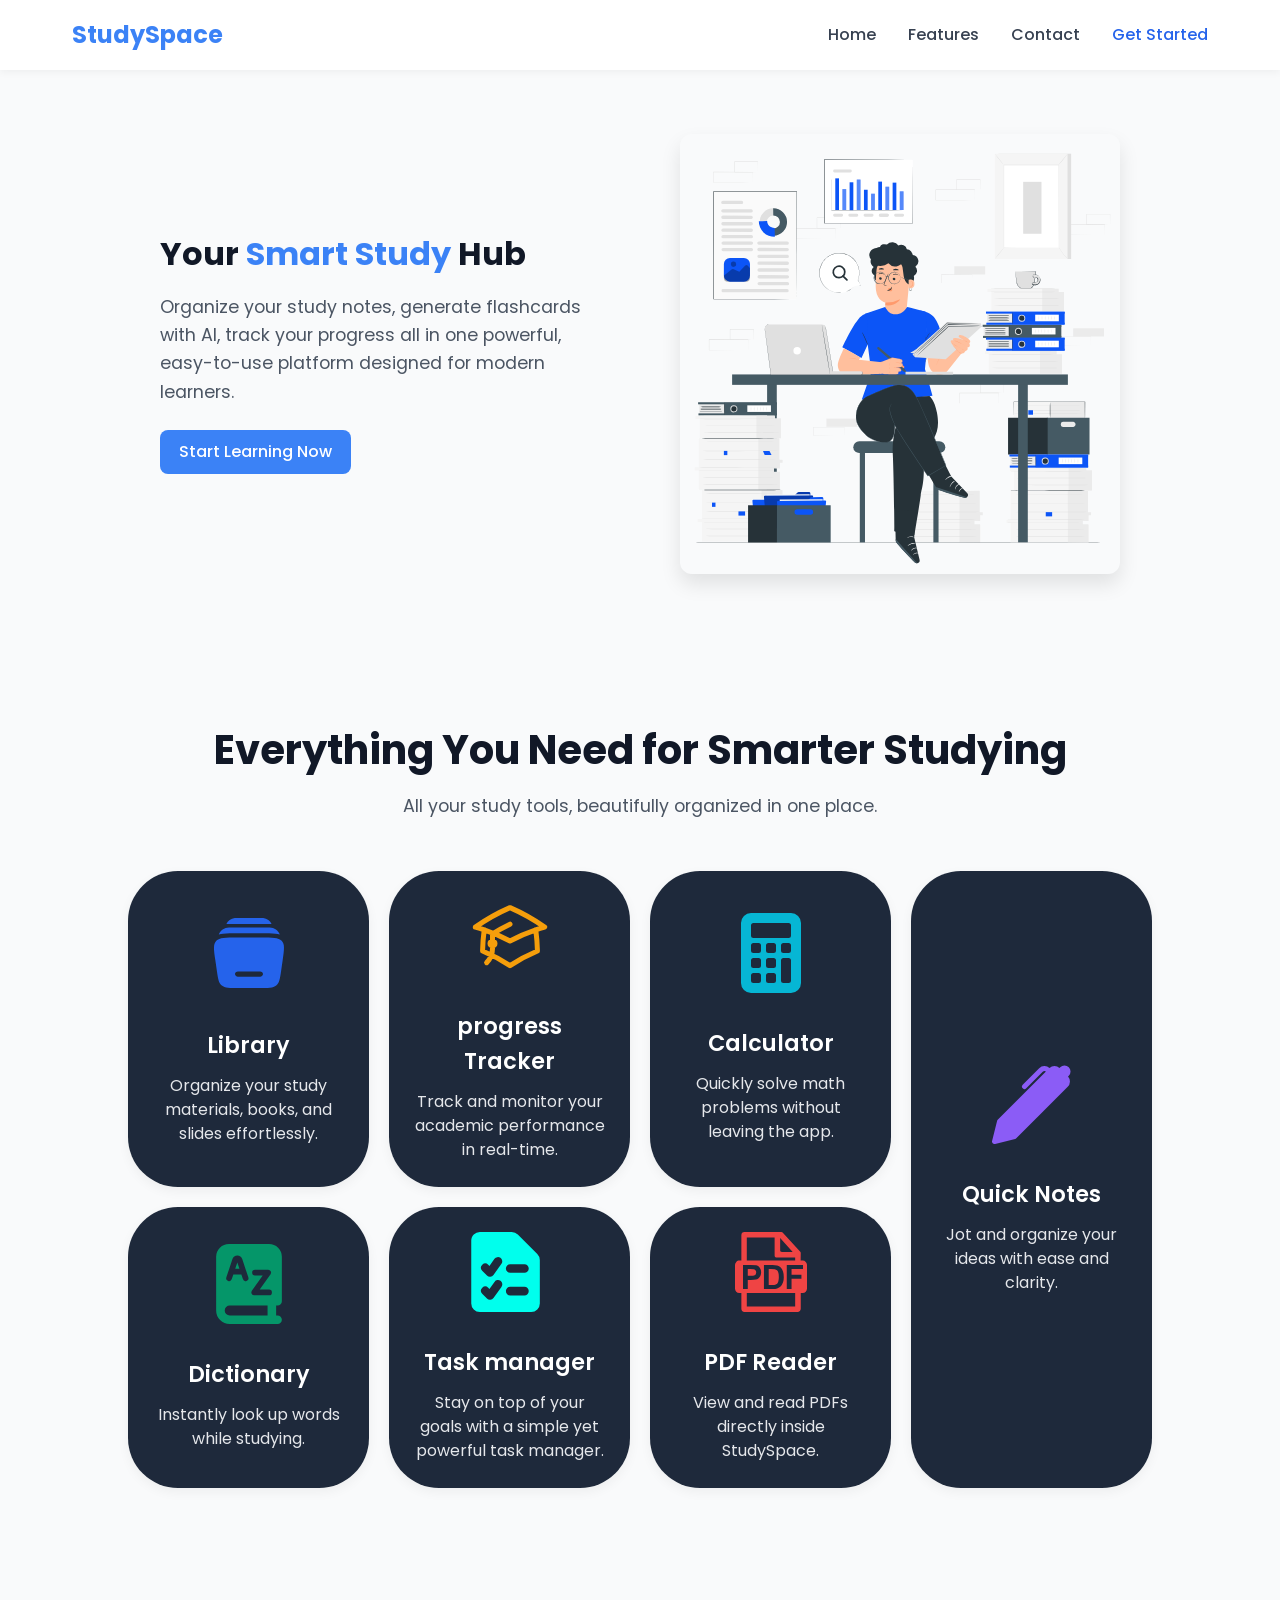
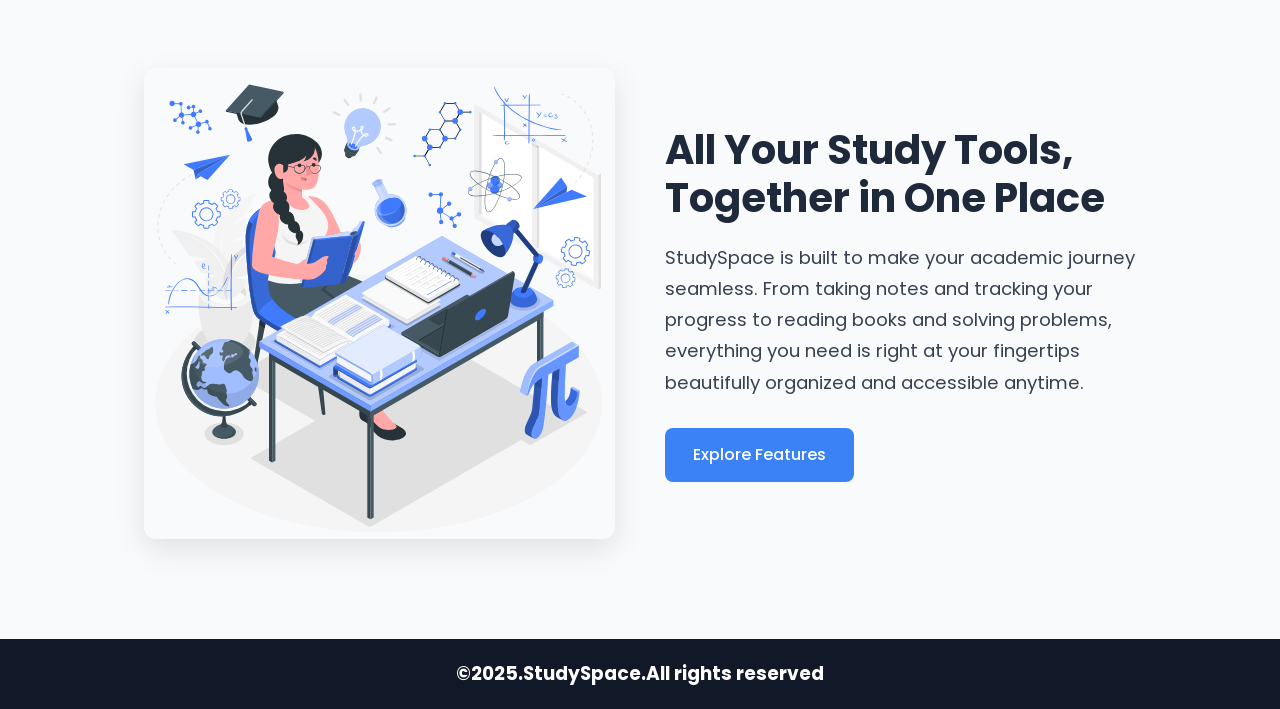
<file: index.html>
<!DOCTYPE html>
<html lang="en">
<head>
    <meta charset="UTF-8">
    <meta name="viewport" content="width=device-width, initial-scale=1.0">
    <link rel="shortcut icon" href="download (4).png" type="image/x-icon">
    <link rel="stylesheet" href="./styles/style.css">
    <link rel="preconnect" href="https://fonts.googleapis.com">
    <link rel="preconnect" href="https://fonts.gstatic.com" crossorigin>
    <link href="https://fonts.googleapis.com/css2?family=Poppins:wght@400;600;700&display=swap" rel="stylesheet">
    <title>Edu-space</title>
</head>
<body>
  <style>
   
  </style>
</head>
<body>
  <!-- ===== Navbar ===== -->
  <header>
    <div class="navbar">
      <div class="logo">StudySpace</div>

      <nav class="nav-links" id="navLinks">
        <a href="#">Home</a>
        <a href="#features">Features</a>
        <a href="#contact">Contact</a>
        <a href="auth.html" target="_blank" class="get-started-btn">Get Started</a>
      </nav>

      <div class="hamburger" id="hamburger">
        <span></span>
        <span></span>
        <span></span>
      </div>
    </div>
  </header>

  <!-- ===== Hero Section ===== -->
  <section class="hero">
    <div class="hero-text">
      <h1 class="hero-heading"> Your <span>Smart Study</span> Hub</h1>
      <p>
        Organize your study notes, generate flashcards with AI, track your progress 
        all in one powerful, easy-to-use platform designed for modern learners.
      </p>
      <a href="auth.html"><button class="btn-primary">Start Learning Now</button></a>
    </div>

    <div class="hero-image">
      <img src="./images/Research paper-pana.svg" alt="Study illustration">
    </div>
  </section>


  <section class="features-bento" id="features">
  <div class="section-header">
    <h2>Everything You Need for Smarter Studying</h2>
    <p>All your study tools, beautifully organized in one place.</p>
  </div>

  <div class="bento-grid">
    <!-- Large Card -->
    <div class="bento-card large">
      <span class="icon"><svg xmlns="http://www.w3.org/2000/svg" width="84" height="84" viewBox="0 0 24 24"><path fill="#2563EB" d="M8.51 2h6.98c.232 0 .41 0 .566.015c1.108.109 2.015.775 2.4 1.672H5.544c.385-.897 1.292-1.563 2.4-1.672C8.098 2 8.276 2 8.51 2m-2.2 2.723c-1.39 0-2.53.84-2.91 1.954l-.024.07c.398-.12.813-.2 1.232-.253c1.08-.139 2.446-.139 4.032-.139h6.892c1.586 0 2.951 0 4.032.139c.42.054.834.132 1.232.253l-.023-.07c-.38-1.114-1.52-1.954-2.911-1.954z"/><path fill="#2563EB" fill-rule="evenodd" d="M8.672 7.542h6.656c3.374 0 5.062 0 6.01.987s.724 2.511.278 5.56l-.422 2.892c-.35 2.391-.525 3.587-1.422 4.303s-2.22.716-4.867.716h-5.81c-2.646 0-3.97 0-4.867-.716s-1.072-1.912-1.422-4.303l-.422-2.891c-.447-3.05-.67-4.574.278-5.561s2.636-.987 6.01-.987M8 18c0-.414.373-.75.833-.75h6.334c.46 0 .833.336.833.75s-.373.75-.833.75H8.833c-.46 0-.833-.336-.833-.75" clip-rule="evenodd"/></svg></span>
      <h3>Library</h3>
      <p>Organize your study materials, books, and slides effortlessly.</p>
    </div>

    <!-- Medium Card -->
    <div class="bento-card medium">
      <span class="icon"><svg xmlns="http://www.w3.org/2000/svg" width="80px" height="80px" viewBox="0 0 24 24"><path fill="none" stroke="#F59E0B" stroke-linecap="round" stroke-linejoin="round" stroke-width="1.5" d="M4.26 10.147a60 60 0 0 0-.491 6.347A48.6 48.6 0 0 1 12 20.904a48.6 48.6 0 0 1 8.232-4.41a61 61 0 0 0-.491-6.347m-15.482 0a51 51 0 0 0-2.658-.813A60 60 0 0 1 12 3.493a60 60 0 0 1 10.399 5.84q-1.345.372-2.658.814m-15.482 0A51 51 0 0 1 12 13.489a50.7 50.7 0 0 1 7.74-3.342M6.75 15a.75.75 0 1 0 0-1.5a.75.75 0 0 0 0 1.5m0 0v-3.675A55 55 0 0 1 12 8.443m-7.007 11.55A5.98 5.98 0 0 0 6.75 15.75v-1.5"/></svg></span>
      <h3>progress Tracker</h3>
      <p>Track and monitor your academic performance in real-time.</p>
    </div>

    <!-- Small Card -->
    <div class="bento-card small">
      <span class="icon"><svg xmlns="http://www.w3.org/2000/svg" width="80" height="80" viewBox="0 0 16 16"><path fill="#06B6D4" d="M2 2a2 2 0 0 1 2-2h8a2 2 0 0 1 2 2v12a2 2 0 0 1-2 2H4a2 2 0 0 1-2-2zm2 .5v2a.5.5 0 0 0 .5.5h7a.5.5 0 0 0 .5-.5v-2a.5.5 0 0 0-.5-.5h-7a.5.5 0 0 0-.5.5m0 4v1a.5.5 0 0 0 .5.5h1a.5.5 0 0 0 .5-.5v-1a.5.5 0 0 0-.5-.5h-1a.5.5 0 0 0-.5.5M4.5 9a.5.5 0 0 0-.5.5v1a.5.5 0 0 0 .5.5h1a.5.5 0 0 0 .5-.5v-1a.5.5 0 0 0-.5-.5zM4 12.5v1a.5.5 0 0 0 .5.5h1a.5.5 0 0 0 .5-.5v-1a.5.5 0 0 0-.5-.5h-1a.5.5 0 0 0-.5.5M7.5 6a.5.5 0 0 0-.5.5v1a.5.5 0 0 0 .5.5h1a.5.5 0 0 0 .5-.5v-1a.5.5 0 0 0-.5-.5zM7 9.5v1a.5.5 0 0 0 .5.5h1a.5.5 0 0 0 .5-.5v-1a.5.5 0 0 0-.5-.5h-1a.5.5 0 0 0-.5.5m.5 2.5a.5.5 0 0 0-.5.5v1a.5.5 0 0 0 .5.5h1a.5.5 0 0 0 .5-.5v-1a.5.5 0 0 0-.5-.5zM10 6.5v1a.5.5 0 0 0 .5.5h1a.5.5 0 0 0 .5-.5v-1a.5.5 0 0 0-.5-.5h-1a.5.5 0 0 0-.5.5m.5 2.5a.5.5 0 0 0-.5.5v4a.5.5 0 0 0 .5.5h1a.5.5 0 0 0 .5-.5v-4a.5.5 0 0 0-.5-.5z"/></svg></span>
      <h3>Calculator</h3>
      <p>Quickly solve math problems without leaving the app.</p>
    </div>

    <!-- Large Card -->
    <div class="bento-card large" id="large">
      <span class="icon"><svg xmlns="http://www.w3.org/2000/svg" width="80px" height="80px" viewBox="0 0 16 16"><path fill="#8B5CF6" d="m13.498.795l.149-.149a1.207 1.207 0 1 1 1.707 1.708l-.149.148a1.5 1.5 0 0 1-.059 2.059L4.854 14.854a.5.5 0 0 1-.233.131l-4 1a.5.5 0 0 1-.606-.606l1-4a.5.5 0 0 1 .131-.232l9.642-9.642a.5.5 0 0 0-.642.056L6.854 4.854a.5.5 0 1 1-.708-.708L9.44.854A1.5 1.5 0 0 1 11.5.796a1.5 1.5 0 0 1 1.998-.001"/></svg></span>
      <h3>Quick Notes</h3>
      <p>Jot and organize your ideas with ease and clarity.</p>
    </div>

    <!-- Small Card -->
    <div class="bento-card small">
      <span class="icon"><svg xmlns="http://www.w3.org/2000/svg" width="80px" height="80px" viewBox="0 0 14 14"><path fill="#059669" fill-rule="evenodd" d="M1.25 11.625V2.25A2.25 2.25 0 0 1 3.5 0h7a2.25 2.25 0 0 1 2.25 2.25V10a.75.75 0 0 1-.75.75h-.25v1.75H12a.75.75 0 0 1 0 1.5H3.625a2.375 2.375 0 0 1-2.375-2.375m9-.875H3.625a.875.875 0 0 0 0 1.75h6.625zm.56-5.978a.5.5 0 0 0-.443-.27H8.05a.5.5 0 0 0 0 1H9.4L7.499 8.186a.5.5 0 0 0 .408.789h2.604a.5.5 0 1 0 0-1H8.874l1.9-2.684a.5.5 0 0 0 .037-.519M5.815 2.63a.902.902 0 0 0-1.71 0l-.677 2.03l-.007.022l-.383 1.146a.5.5 0 1 0 .95.317l.27-.816H5.66l.272.816a.5.5 0 0 0 .949-.317l-.382-1.146l-.008-.022zM4.59 4.328l.368-1.102l.367 1.102z" clip-rule="evenodd"/></svg></span>
      <h3>Dictionary</h3>
      <p>Instantly look up words while studying.</p>
    </div>

    <!-- Small Card -->
    <div class="bento-card small">
      <span class="icon"><svg xmlns="http://www.w3.org/2000/svg" width="80" height="80" viewBox="0 0 14 14"><path fill="#00ffed" fill-rule="evenodd" d="M.658.44A1.5 1.5 0 0 1 1.718 0h5.587a1.5 1.5 0 0 1 1.06.44l3.414 3.414a1.5 1.5 0 0 1 .44 1.06V12.5a1.5 1.5 0 0 1-1.5 1.5h-9a1.5 1.5 0 0 1-1.5-1.5v-11c0-.398.158-.78.44-1.06ZM5.33 4.527a.75.75 0 0 1 .175 1.047L4.108 7.53a.75.75 0 0 1-1.14.094l-.838-.838a.75.75 0 0 1 1.06-1.06l.212.211l.882-1.234a.75.75 0 0 1 1.046-.175Zm.95 1.847a.75.75 0 0 1 .75-.75h2.5a.75.75 0 0 1 0 1.5h-2.5a.75.75 0 0 1-.75-.75m0 3.969a.75.75 0 0 1 .75-.75h2.5a.75.75 0 0 1 0 1.5h-2.5a.75.75 0 0 1-.75-.75m-.775-.738a.75.75 0 1 0-1.22-.872l-.883 1.235l-.212-.212a.75.75 0 0 0-1.06 1.06l.838.838a.75.75 0 0 0 1.14-.094z" clip-rule="evenodd"/></svg></span>
      <h3>Task manager</h3>
      <p>Stay on top of your goals with a simple yet powerful task manager.</p>
    </div>

    <!-- Medium Card -->
    <div class="bento-card medium">
      <span class="icon"><svg xmlns="http://www.w3.org/2000/svg" width="80px" height="80px" viewBox="0 0 20 20"><path fill="#EF4444" d="M17.924 7.154h-.514l.027-1.89a.46.46 0 0 0-.12-.298L12.901.134A.4.4 0 0 0 12.618 0h-9.24a.8.8 0 0 0-.787.784v6.37h-.515c-.285 0-.56.118-.76.328A1.14 1.14 0 0 0 1 8.275v5.83c0 .618.482 1.12 1.076 1.12h.515v3.99A.8.8 0 0 0 3.38 20h13.278c.415 0 .78-.352.78-.784v-3.99h.487c.594 0 1.076-.503 1.076-1.122v-5.83c0-.296-.113-.582-.315-.792a1.05 1.05 0 0 0-.76-.328M3.95 1.378h6.956v4.577a.4.4 0 0 0 .11.277a.37.37 0 0 0 .267.115h4.759v.807H3.95zm0 17.244v-3.397h12.092v3.397zM12.291 1.52l.385.434l2.58 2.853l.143.173h-2.637q-.3 0-.378-.1q-.08-.098-.093-.313zM3 14.232v-6h1.918q1.09 0 1.42.09q.51.135.853.588q.343.451.343 1.168q0 .552-.198.93q-.198.375-.503.59a1.7 1.7 0 0 1-.62.285q-.428.086-1.239.086h-.779v2.263zm1.195-4.985v1.703h.654q.707 0 .945-.094a.79.79 0 0 0 .508-.762a.78.78 0 0 0-.19-.54a.82.82 0 0 0-.48-.266q-.213-.04-.86-.04zm4.04-1.015h2.184q.739 0 1.127.115q.52.155.892.552q.371.398.565.972q.195.576.194 1.418q0 .741-.182 1.277q-.223.655-.634 1.06q-.31.308-.84.48q-.395.126-1.057.126H8.235zM9.43 9.247v3.974h.892q.501 0 .723-.057q.291-.074.482-.25q.193-.176.313-.579q.121-.403.121-1.099t-.12-1.068a1.4 1.4 0 0 0-.34-.581a1.13 1.13 0 0 0-.553-.283q-.25-.057-.98-.057zm4.513 4.985v-6H18v1.015h-2.862v1.42h2.47v1.015h-2.47v2.55z"/></svg></span>
      <h3>PDF Reader</h3>
      <p>View and read PDFs directly inside StudySpace.</p>
    </div>
  </div>
</section>


<section class="about" id="about">
  <div class="about-container">
    <!-- Image / Illustration -->
    <div class="about-image">
      <img src="./images/Learning-amico.svg" alt="StudySpace illustration">
    </div>

    <!-- Text Content -->
    <div class="about-text">
      <h2>All Your Study Tools, Together in One Place</h2>
      <p>
        StudySpace is built to make your academic journey seamless. 
        From taking notes and tracking your progress to reading books and solving problems,
        everything you need is right at your fingertips beautifully organized and accessible anytime.
      </p>
      <a href="#features" class="cta-btn">Explore Features</a>
    </div>
  </div>
</section>

<footer>

    <h3>&copy;2025.StudySpace.All rights reserved</h3>
  </div>
</footer>
  <script src="./js/main.js">
  </script>


</body>
</html>
</file>
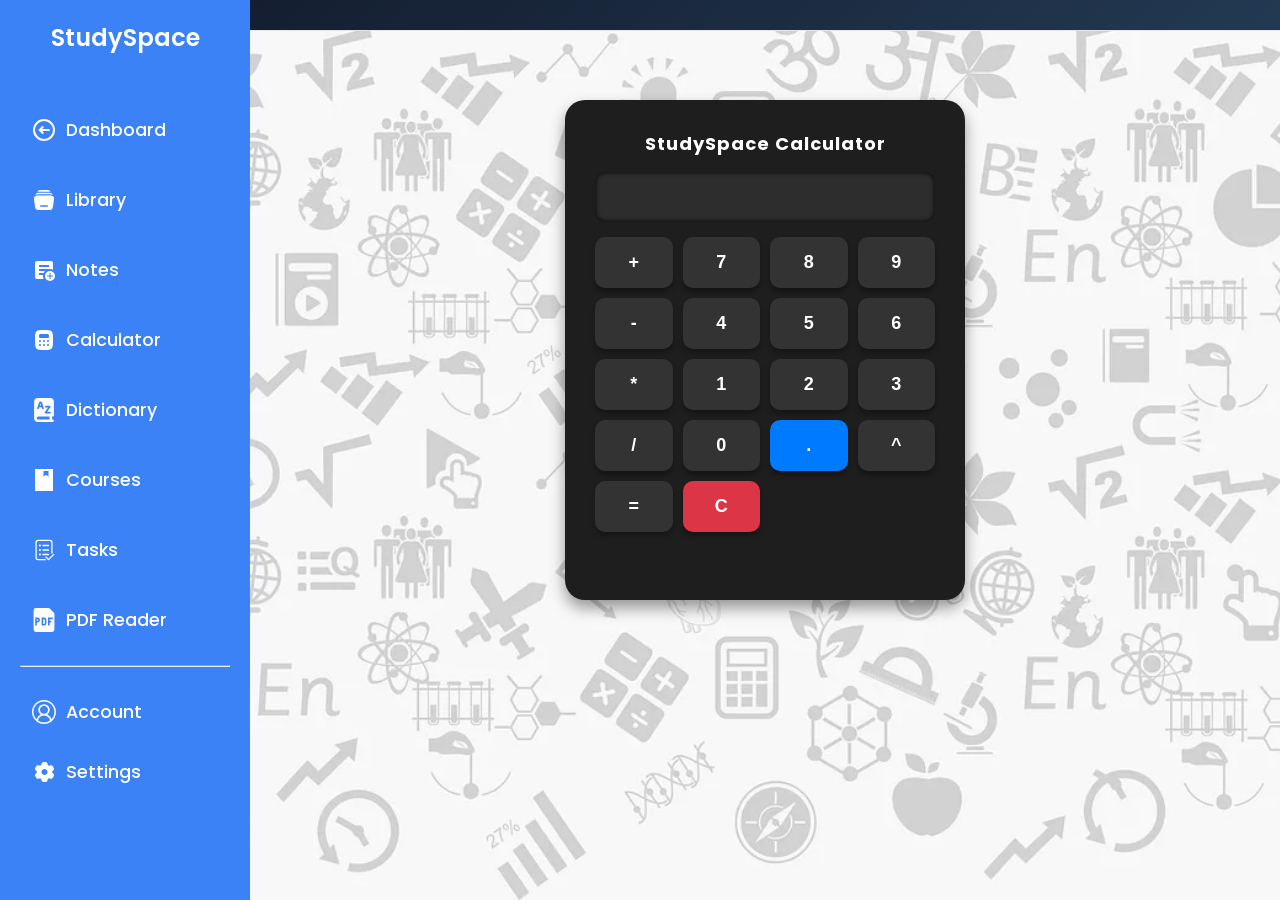
<file: calculator.html>
<!DOCTYPE html>
<html lang="en">
<head>
    <meta charset="UTF-8">
    <meta name="viewport" content="width=device-width, initial-scale=1.0">
    <link rel="stylesheet" href="styles.css">
    <link rel="stylesheet" href="./styles/calculator.css">
    <link rel="preconnect" href="https://fonts.googleapis.com">
    <link rel="preconnect" href="https://fonts.gstatic.com" crossorigin>
    <link href="https://fonts.googleapis.com/css2?family=Poppins:ital,wght@0,100;0,200;0,300;0,400;0,500;0,600;0,700;0,800;0,900;1,100;1,200;1,300;1,400;1,500;1,600;1,700;1,800;1,900&display=swap" rel="stylesheet">
</head>
    <title>studyspace calculator</title>
</head>
<body>



    <div class="container">
      <!-- Sidebar -->
    <aside class="sidebar">
      <h2 class="logo">StudySpace</h2>
      <ul class="nav-links">
         <li><a href="dashboard.html"><svg xmlns="http://www.w3.org/2000/svg" width="24" height="24" viewBox="0 0 24 24"><g fill="#fff"><path d="m11.948 14.829l-1.414 1.414L6.29 12l4.243-4.243l1.414 1.415L10.12 11h7.537v2H10.12z"/><path fill-rule="evenodd" d="M4.222 19.778c-4.296-4.296-4.296-11.26 0-15.556s11.26-4.296 15.556 0s4.296 11.26 0 15.556s-11.26 4.296-15.556 0m1.414-1.414A9 9 0 1 1 18.364 5.636A9 9 0 0 1 5.636 18.364" clip-rule="evenodd"/></g></svg><span>Dashboard</span></a></li>
        <li><a href="library.html"><svg xmlns="http://www.w3.org/2000/svg" width="24" height="24" viewBox="0 0 24 24"><path fill="#fff" d="M8.51 2h6.98c.232 0 .41 0 .566.015c1.108.109 2.015.775 2.4 1.672H5.544c.385-.897 1.292-1.563 2.4-1.672C8.098 2 8.276 2 8.51 2m-2.2 2.723c-1.39 0-2.53.84-2.91 1.954l-.024.07c.398-.12.813-.2 1.232-.253c1.08-.139 2.446-.139 4.032-.139h6.892c1.586 0 2.951 0 4.032.139c.42.054.834.132 1.232.253l-.023-.07c-.38-1.114-1.52-1.954-2.911-1.954z"/><path fill="#fff" fill-rule="evenodd" d="M8.672 7.542h6.656c3.374 0 5.062 0 6.01.987s.724 2.511.278 5.56l-.422 2.892c-.35 2.391-.525 3.587-1.422 4.303s-2.22.716-4.867.716h-5.81c-2.646 0-3.97 0-4.867-.716s-1.072-1.912-1.422-4.303l-.422-2.891c-.447-3.05-.67-4.574.278-5.561s2.636-.987 6.01-.987M8 18c0-.414.373-.75.833-.75h6.334c.46 0 .833.336.833.75s-.373.75-.833.75H8.833c-.46 0-.833-.336-.833-.75" clip-rule="evenodd"/></svg> <span>Library</span></a></li>
        <li><a href="notes.html"><svg xmlns="http://www.w3.org/2000/svg" width="24" height="24" viewBox="0 0 24 24"><path fill="#fff" d="M17.5 21h1v-2.5H21v-1h-2.5V15h-1v2.5H15v1h2.5zm.5 2q-2.075 0-3.537-1.463T13 18t1.463-3.537T18 13t3.538 1.463T23 18t-1.463 3.538T18 23M7 9h10V7H7zm4.675 12H5q-.825 0-1.412-.587T3 19V5q0-.825.588-1.412T5 3h14q.825 0 1.413.588T21 5v6.7q-.725-.35-1.463-.525T18 11q-.275 0-.513.012t-.487.063V11H7v2h6.125q-.45.425-.812.925T11.675 15H7v2h4.075q-.05.25-.062.488T11 18q0 .825.15 1.538T11.675 21"/></svg> <span>Notes</span></a></li>
        <li><a href="calculator.html"><svg xmlns="http://www.w3.org/2000/svg" width="24" height="24" viewBox="0 0 24 24"><path fill="#fff" fill-rule="evenodd" d="M12 22c-4.243 0-6.364 0-7.682-1.465C3 19.072 3 16.714 3 12s0-7.071 1.318-8.536S7.758 2 12 2s6.364 0 7.682 1.464C21 4.93 21 7.286 21 12s0 7.071-1.318 8.535S16.242 22 12 22m3-16H9c-.465 0-.697 0-.888.051a1.5 1.5 0 0 0-1.06 1.06C7 7.304 7 7.536 7 8s0 .697.051.888a1.5 1.5 0 0 0 1.06 1.06C8.304 10 8.536 10 9 10h6c.465 0 .697 0 .888-.051a1.5 1.5 0 0 0 1.06-1.06C17 8.696 17 8.464 17 8s0-.697-.051-.888a1.5 1.5 0 0 0-1.06-1.06C15.697 6 15.464 6 15 6m-6 7a1 1 0 1 1-2 0a1 1 0 0 1 2 0m3 1a1 1 0 1 0 0-2a1 1 0 0 0 0 2m5-1a1 1 0 1 1-2 0a1 1 0 0 1 2 0m-1 5a1 1 0 1 0 0-2a1 1 0 0 0 0 2m-3-1a1 1 0 1 1-2 0a1 1 0 0 1 2 0m-5 1a1 1 0 1 0 0-2a1 1 0 0 0 0 2" clip-rule="evenodd"/></svg> <span>Calculator</span></a></li>
        <li><a href="dictionary.html"><svg xmlns="http://www.w3.org/2000/svg" width="24" height="24" viewBox="0 0 14 14"><path fill="#fff" fill-rule="evenodd" d="M1.25 11.625V2.25A2.25 2.25 0 0 1 3.5 0h7a2.25 2.25 0 0 1 2.25 2.25V10a.75.75 0 0 1-.75.75h-.25v1.75H12a.75.75 0 0 1 0 1.5H3.625a2.375 2.375 0 0 1-2.375-2.375m9-.875H3.625a.875.875 0 0 0 0 1.75h6.625zm.56-5.978a.5.5 0 0 0-.443-.27H8.05a.5.5 0 0 0 0 1H9.4L7.499 8.186a.5.5 0 0 0 .408.789h2.604a.5.5 0 1 0 0-1H8.874l1.9-2.684a.5.5 0 0 0 .037-.519M5.815 2.63a.902.902 0 0 0-1.71 0l-.677 2.03l-.007.022l-.383 1.146a.5.5 0 1 0 .95.317l.27-.816H5.66l.272.816a.5.5 0 0 0 .949-.317l-.382-1.146l-.008-.022zM4.59 4.328l.368-1.102l.367 1.102z" clip-rule="evenodd"/></svg><span>Dictionary</span></a></li>
        <li><a href="courses.html"><svg xmlns="http://www.w3.org/2000/svg" width="24" height="24" viewBox="0 0 24 24"><path fill="#fff" d="M3 23h18V1H3zM14.002 6.688L11.504 8.75V3H16.5v5.75z"/></svg><span>Courses</span></a></li>
        <li><a href="task.html"><svg xmlns="http://www.w3.org/2000/svg" width="24" height="24" viewBox="0 0 28 28"><path fill="#fff" d="M4 5.25A3.25 3.25 0 0 1 7.25 2h13.5A3.25 3.25 0 0 1 24 5.25v12.129q-.181.12-.341.28L22.5 18.818V5.25a1.75 1.75 0 0 0-1.75-1.75H7.25A1.75 1.75 0 0 0 5.5 5.25v17.5c0 .966.784 1.75 1.75 1.75h8.068l1.5 1.5H7.25A3.25 3.25 0 0 1 4 22.75zm6.5 3.5a1.25 1.25 0 1 1-2.5 0a1.25 1.25 0 0 1 2.5 0m-1.25 6.5a1.25 1.25 0 1 0 0-2.5a1.25 1.25 0 0 0 0 2.5m0 5.25a1.25 1.25 0 1 0 0-2.5a1.25 1.25 0 0 0 0 2.5M12.75 8a.75.75 0 0 0 0 1.5h6.5a.75.75 0 0 0 0-1.5zM12 14a.75.75 0 0 1 .75-.75h6.5a.75.75 0 0 1 0 1.5h-6.5A.75.75 0 0 1 12 14m.75 4.5a.75.75 0 0 0 0 1.5h6.5a.75.75 0 0 0 0-1.5zm13.03 1.28l-6 6a.75.75 0 0 1-1.06 0l-2.998-2.998a.75.75 0 0 1 1.06-1.06l2.468 2.467l5.47-5.47a.75.75 0 1 1 1.06 1.061"/></svg><span>Tasks</span></a></li>
        <li><a href="pdf.html"><svg xmlns="http://www.w3.org/2000/svg" width="24" height="24" viewBox="0 0 15 15"><path fill="#fff" d="M3.5 8H3V7h.5a.5.5 0 0 1 0 1M7 10V7h.5a.5.5 0 0 1 .5.5v2a.5.5 0 0 1-.5.5z"/><path fill="#fff" fill-rule="evenodd" d="M1 1.5A1.5 1.5 0 0 1 2.5 0h8.207L14 3.293V13.5a1.5 1.5 0 0 1-1.5 1.5h-10A1.5 1.5 0 0 1 1 13.5zM3.5 6H2v5h1V9h.5a1.5 1.5 0 1 0 0-3m4 0H6v5h1.5A1.5 1.5 0 0 0 9 9.5v-2A1.5 1.5 0 0 0 7.5 6m2.5 5V6h3v1h-2v1h1v1h-1v2z" clip-rule="evenodd"/></svg><span>PDF Reader</span></a></li>
        <hr>
        <li class="dropdown">
          <a href="#" class="dropbtn"><svg xmlns="http://www.w3.org/2000/svg" width="24" height="24" viewBox="0 0 16 16"><path fill="#fff" d="M16 7.992C16 3.58 12.416 0 8 0S0 3.58 0 7.992c0 2.43 1.104 4.62 2.832 6.09c.016.016.032.016.032.032c.144.112.288.224.448.336c.08.048.144.111.224.175A8 8 0 0 0 8.016 16a8 8 0 0 0 4.48-1.375c.08-.048.144-.111.224-.16c.144-.111.304-.223.448-.335c.016-.016.032-.016.032-.032c1.696-1.487 2.8-3.676 2.8-6.106m-8 7.001c-1.504 0-2.88-.48-4.016-1.279c.016-.128.048-.255.08-.383a4.2 4.2 0 0 1 .416-.991c.176-.304.384-.576.64-.816c.24-.24.528-.463.816-.639c.304-.176.624-.304.976-.4A4.2 4.2 0 0 1 8 10.342a4.18 4.18 0 0 1 2.928 1.166q.552.552.864 1.295q.168.432.24.911A7.03 7.03 0 0 1 8 14.993m-2.448-7.4a2.5 2.5 0 0 1-.208-1.024c0-.351.064-.703.208-1.023s.336-.607.576-.847s.528-.431.848-.575s.672-.208 1.024-.208c.368 0 .704.064 1.024.208s.608.336.848.575c.24.24.432.528.576.847c.144.32.208.672.208 1.023c0 .368-.064.704-.208 1.023a2.8 2.8 0 0 1-.576.848a2.8 2.8 0 0 1-.848.575a2.72 2.72 0 0 1-2.064 0a2.8 2.8 0 0 1-.848-.575a2.5 2.5 0 0 1-.56-.848zm7.424 5.306c0-.032-.016-.048-.016-.08a5.2 5.2 0 0 0-.688-1.406a4.9 4.9 0 0 0-1.088-1.135a5.2 5.2 0 0 0-1.04-.608a3 3 0 0 0 .464-.383a4.2 4.2 0 0 0 .624-.784a3.6 3.6 0 0 0 .528-1.934a3.7 3.7 0 0 0-.288-1.47a3.8 3.8 0 0 0-.816-1.199a3.9 3.9 0 0 0-1.2-.8a3.7 3.7 0 0 0-1.472-.287a3.7 3.7 0 0 0-1.472.288a3.6 3.6 0 0 0-1.2.815a3.8 3.8 0 0 0-.8 1.199a3.7 3.7 0 0 0-.288 1.47q0 .528.144 1.007c.096.336.224.64.4.927c.16.288.384.544.624.784q.216.216.48.383a5 5 0 0 0-1.04.624c-.416.32-.784.703-1.088 1.119a5 5 0 0 0-.688 1.406c-.016.032-.016.064-.016.08C1.776 11.636.992 9.91.992 7.992C.992 4.14 4.144.991 8 .991s7.008 3.149 7.008 7.001a6.96 6.96 0 0 1-2.032 4.907"/></svg>&nbsp; Account</a>
          <div class="dropdown-content">
            <a href="#">Add account&nbsp;<svg xmlns="http://www.w3.org/2000/svg" width="24" height="24" viewBox="0 0 24 24"><path fill="#2563eb" d="M12 2C6.477 2 2 6.477 2 12s4.477 10 10 10s10-4.477 10-10S17.523 2 12 2m5 11h-4v4h-2v-4H7v-2h4V7h2v4h4z"/></svg></a>
            <a href="index.html">sign out&nbsp;<svg xmlns="http://www.w3.org/2000/svg" width="24" height="24" viewBox="0 0 24 24"><path fill="#2563eb" d="M4 12a1 1 0 0 0 1 1h7.59l-2.3 2.29a1 1 0 0 0 0 1.42a1 1 0 0 0 1.42 0l4-4a1 1 0 0 0 .21-.33a1 1 0 0 0 0-.76a1 1 0 0 0-.21-.33l-4-4a1 1 0 1 0-1.42 1.42l2.3 2.29H5a1 1 0 0 0-1 1M17 2H7a3 3 0 0 0-3 3v3a1 1 0 0 0 2 0V5a1 1 0 0 1 1-1h10a1 1 0 0 1 1 1v14a1 1 0 0 1-1 1H7a1 1 0 0 1-1-1v-3a1 1 0 0 0-2 0v3a3 3 0 0 0 3 3h10a3 3 0 0 0 3-3V5a3 3 0 0 0-3-3"/></svg></a>
          </div>
        </li>
         <li class="dropdown">
          <a href="#" class="dropbtn"><svg xmlns="http://www.w3.org/2000/svg" width="24" height="24" viewBox="0 0 24 24"><path fill="#fff" fill-rule="evenodd" d="M14.279 2.152C13.909 2 13.439 2 12.5 2s-1.408 0-1.779.152a2 2 0 0 0-1.09 1.083c-.094.223-.13.484-.145.863a1.62 1.62 0 0 1-.796 1.353a1.64 1.64 0 0 1-1.579.008c-.338-.178-.583-.276-.825-.308a2.03 2.03 0 0 0-1.49.396c-.318.242-.553.646-1.022 1.453c-.47.807-.704 1.21-.757 1.605c-.07.526.074 1.058.4 1.479c.148.192.357.353.68.555c.477.297.783.803.783 1.361s-.306 1.064-.782 1.36c-.324.203-.533.364-.682.556a2 2 0 0 0-.399 1.479c.053.394.287.798.757 1.605s.704 1.21 1.022 1.453c.424.323.96.465 1.49.396c.242-.032.487-.13.825-.308a1.64 1.64 0 0 1 1.58.008c.486.28.774.795.795 1.353c.015.38.051.64.145.863c.204.49.596.88 1.09 1.083c.37.152.84.152 1.779.152s1.409 0 1.779-.152a2 2 0 0 0 1.09-1.083c.094-.223.13-.483.145-.863c.02-.558.309-1.074.796-1.353a1.64 1.64 0 0 1 1.579-.008c.338.178.583.276.825.308c.53.07 1.066-.073 1.49-.396c.318-.242.553-.646 1.022-1.453c.47-.807.704-1.21.757-1.605a2 2 0 0 0-.4-1.479c-.148-.192-.357-.353-.68-.555c-.477-.297-.783-.803-.783-1.361s.306-1.064.782-1.36c.324-.203.533-.364.682-.556a2 2 0 0 0 .399-1.479c-.053-.394-.287-.798-.757-1.605s-.704-1.21-1.022-1.453a2.03 2.03 0 0 0-1.49-.396c-.242.032-.487.13-.825.308a1.64 1.64 0 0 1-1.58-.008a1.62 1.62 0 0 1-.795-1.353c-.015-.38-.051-.64-.145-.863a2 2 0 0 0-1.09-1.083M12.5 15c1.67 0 3.023-1.343 3.023-3S14.169 9 12.5 9s-3.023 1.343-3.023 3s1.354 3 3.023 3" clip-rule="evenodd"/></svg>&nbsp; Settings</a>
          <div class="dropdown-content">
            <a href="#"><svg xmlns="http://www.w3.org/2000/svg" width="24" height="24" viewBox="0 0 24 24"><path fill="#2563eb" d="M12 17q-2.075 0-3.537-1.463T7 12t1.463-3.537T12 7t3.538 1.463T17 12t-1.463 3.538T12 17m-7-4H1v-2h4zm18 0h-4v-2h4zM11 5V1h2v4zm0 18v-4h2v4zM6.4 7.75L3.875 5.325L5.3 3.85l2.4 2.5zm12.3 12.4l-2.425-2.525L17.6 16.25l2.525 2.425zM16.25 6.4l2.425-2.525L20.15 5.3l-2.5 2.4zM3.85 18.7l2.525-2.425L7.75 17.6l-2.425 2.525z"/></svg>&nbsp;Light mode</a>
            <a href="#"><svg xmlns="http://www.w3.org/2000/svg" width="24" height="24" viewBox="0 0 24 24"><path fill="#2563eb" d="M12 21q-3.75 0-6.375-2.625T3 12t2.625-6.375T12 3q.35 0 .688.025t.662.075q-1.025.725-1.638 1.888T11.1 7.5q0 2.25 1.575 3.825T16.5 12.9q1.375 0 2.525-.613T20.9 10.65q.05.325.075.662T21 12q0 3.75-2.625 6.375T12 21"/></svg>&nbsp;Dark mode</a>
          </div>
        </li>
      </ul>
    </aside>


     <!-- Main Content Area -->
    <main class="main-content">
      
      <!-- Top Bar -->
      <header class="topbar">
        <button class="hamburger" onclick="toggleSidebar()">☰</button>
        <div class="icon">
          <img src="./images/logo (2).png" alt="">
        </div>

      </header>
      
    <!-- main calculator content -->
     <div id="calculator">
        <input id="display" readonly>
        <div id="keys">
            <button onclick="appendTodisplay('+')">+</button>
            <button onclick="appendTodisplay('7')">7</button>
            <button onclick="appendTodisplay('8')">8</button>
            <button onclick="appendTodisplay('9')">9</button>
            <button onclick="appendTodisplay('-')">-</button>
            <button onclick="appendTodisplay('4')">4</button>
            <button onclick="appendTodisplay('5')">5</button>
            <button onclick="appendTodisplay('6')">6</button>
            <button onclick="appendTodisplay('*')">*</button>
            <button onclick="appendTodisplay('1')">1</button>
            <button onclick="appendTodisplay('2')">2</button>
            <button onclick="appendTodisplay('3')">3</button>
            <button onclick="appendTodisplay('/')">/</button>
            <button onclick="appendTodisplay('0')">0</button>
            <button onclick="appendTodisplay('.')">.</button>
            <button onclick="appendTodisplay('**')">^</button>
            <button onclick="calculate()">=</button>
            <button onclick="clearDisplay()">C</button>
        </div>
     </div>
</div>
<script src="./js/calculator.js"></script>
<script src="./js/app.js"></script>
</body>
</html>
</file>
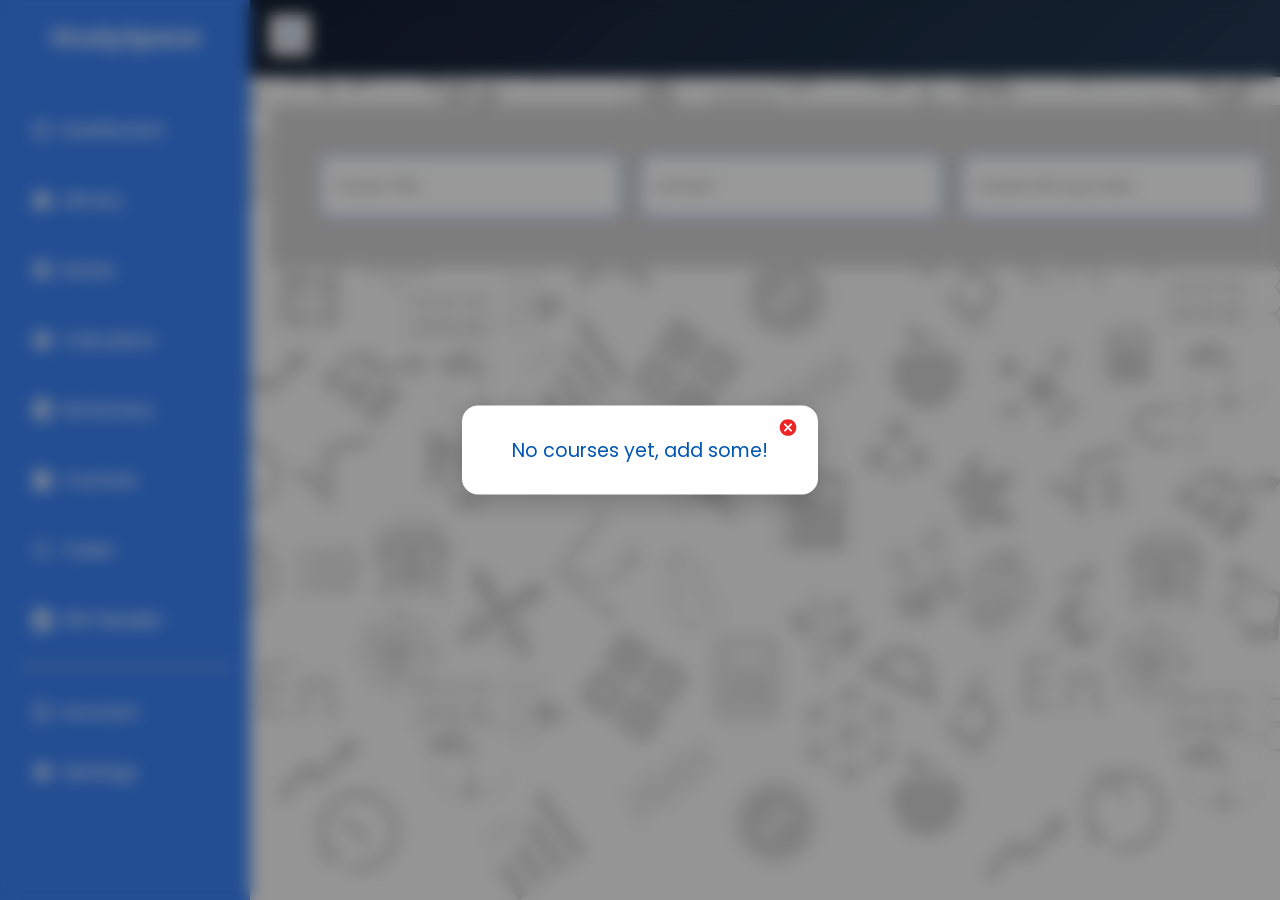
<file: courses.html>
<!DOCTYPE html>
<html lang="en">
<head>
  <meta charset="UTF-8">
  <meta name="viewport" content="width=device-width, initial-scale=1.0">
  <title>Reading Workspace</title>
  <link rel="stylesheet" href="styles.css">
  <link rel="stylesheet" href="./styles/course.css">
  <link rel="preconnect" href="https://fonts.googleapis.com">
  <link rel="preconnect" href="https://fonts.gstatic.com" crossorigin>
  <link href="https://fonts.googleapis.com/css2?family=Poppins:ital,wght@0,100;0,200;0,300;0,400;0,500;0,600;0,700;0,800;0,900;1,100;1,200;1,300;1,400;1,500;1,600;1,700;1,800;1,900&display=swap" rel="stylesheet">
</head>
<body>
  <div class="container">
    
    <!-- Sidebar -->
    <aside class="sidebar">
      <h2 class="logo">StudySpace</h2>
      <ul class="nav-links">
         <li><a href="dashboard.html"><svg xmlns="http://www.w3.org/2000/svg" width="24" height="24" viewBox="0 0 24 24"><g fill="#fff"><path d="m11.948 14.829l-1.414 1.414L6.29 12l4.243-4.243l1.414 1.415L10.12 11h7.537v2H10.12z"/><path fill-rule="evenodd" d="M4.222 19.778c-4.296-4.296-4.296-11.26 0-15.556s11.26-4.296 15.556 0s4.296 11.26 0 15.556s-11.26 4.296-15.556 0m1.414-1.414A9 9 0 1 1 18.364 5.636A9 9 0 0 1 5.636 18.364" clip-rule="evenodd"/></g></svg><span>Dashboard</span></a></li>
        <li><a href="library.html"><svg xmlns="http://www.w3.org/2000/svg" width="24" height="24" viewBox="0 0 24 24"><path fill="#fff" d="M8.51 2h6.98c.232 0 .41 0 .566.015c1.108.109 2.015.775 2.4 1.672H5.544c.385-.897 1.292-1.563 2.4-1.672C8.098 2 8.276 2 8.51 2m-2.2 2.723c-1.39 0-2.53.84-2.91 1.954l-.024.07c.398-.12.813-.2 1.232-.253c1.08-.139 2.446-.139 4.032-.139h6.892c1.586 0 2.951 0 4.032.139c.42.054.834.132 1.232.253l-.023-.07c-.38-1.114-1.52-1.954-2.911-1.954z"/><path fill="#fff" fill-rule="evenodd" d="M8.672 7.542h6.656c3.374 0 5.062 0 6.01.987s.724 2.511.278 5.56l-.422 2.892c-.35 2.391-.525 3.587-1.422 4.303s-2.22.716-4.867.716h-5.81c-2.646 0-3.97 0-4.867-.716s-1.072-1.912-1.422-4.303l-.422-2.891c-.447-3.05-.67-4.574.278-5.561s2.636-.987 6.01-.987M8 18c0-.414.373-.75.833-.75h6.334c.46 0 .833.336.833.75s-.373.75-.833.75H8.833c-.46 0-.833-.336-.833-.75" clip-rule="evenodd"/></svg> <span>Library</span></a></li>
        <li><a href="notes.html"><svg xmlns="http://www.w3.org/2000/svg" width="24" height="24" viewBox="0 0 24 24"><path fill="#fff" d="M17.5 21h1v-2.5H21v-1h-2.5V15h-1v2.5H15v1h2.5zm.5 2q-2.075 0-3.537-1.463T13 18t1.463-3.537T18 13t3.538 1.463T23 18t-1.463 3.538T18 23M7 9h10V7H7zm4.675 12H5q-.825 0-1.412-.587T3 19V5q0-.825.588-1.412T5 3h14q.825 0 1.413.588T21 5v6.7q-.725-.35-1.463-.525T18 11q-.275 0-.513.012t-.487.063V11H7v2h6.125q-.45.425-.812.925T11.675 15H7v2h4.075q-.05.25-.062.488T11 18q0 .825.15 1.538T11.675 21"/></svg> <span>Notes</span></a></li>
        <li><a href="calculator.html"><svg xmlns="http://www.w3.org/2000/svg" width="24" height="24" viewBox="0 0 24 24"><path fill="#fff" fill-rule="evenodd" d="M12 22c-4.243 0-6.364 0-7.682-1.465C3 19.072 3 16.714 3 12s0-7.071 1.318-8.536S7.758 2 12 2s6.364 0 7.682 1.464C21 4.93 21 7.286 21 12s0 7.071-1.318 8.535S16.242 22 12 22m3-16H9c-.465 0-.697 0-.888.051a1.5 1.5 0 0 0-1.06 1.06C7 7.304 7 7.536 7 8s0 .697.051.888a1.5 1.5 0 0 0 1.06 1.06C8.304 10 8.536 10 9 10h6c.465 0 .697 0 .888-.051a1.5 1.5 0 0 0 1.06-1.06C17 8.696 17 8.464 17 8s0-.697-.051-.888a1.5 1.5 0 0 0-1.06-1.06C15.697 6 15.464 6 15 6m-6 7a1 1 0 1 1-2 0a1 1 0 0 1 2 0m3 1a1 1 0 1 0 0-2a1 1 0 0 0 0 2m5-1a1 1 0 1 1-2 0a1 1 0 0 1 2 0m-1 5a1 1 0 1 0 0-2a1 1 0 0 0 0 2m-3-1a1 1 0 1 1-2 0a1 1 0 0 1 2 0m-5 1a1 1 0 1 0 0-2a1 1 0 0 0 0 2" clip-rule="evenodd"/></svg> <span>Calculator</span></a></li>
        <li><a href="dictionary.html" class="active"><svg xmlns="http://www.w3.org/2000/svg" width="24" height="24" viewBox="0 0 14 14"><path fill="#fff" fill-rule="evenodd" d="M1.25 11.625V2.25A2.25 2.25 0 0 1 3.5 0h7a2.25 2.25 0 0 1 2.25 2.25V10a.75.75 0 0 1-.75.75h-.25v1.75H12a.75.75 0 0 1 0 1.5H3.625a2.375 2.375 0 0 1-2.375-2.375m9-.875H3.625a.875.875 0 0 0 0 1.75h6.625zm.56-5.978a.5.5 0 0 0-.443-.27H8.05a.5.5 0 0 0 0 1H9.4L7.499 8.186a.5.5 0 0 0 .408.789h2.604a.5.5 0 1 0 0-1H8.874l1.9-2.684a.5.5 0 0 0 .037-.519M5.815 2.63a.902.902 0 0 0-1.71 0l-.677 2.03l-.007.022l-.383 1.146a.5.5 0 1 0 .95.317l.27-.816H5.66l.272.816a.5.5 0 0 0 .949-.317l-.382-1.146l-.008-.022zM4.59 4.328l.368-1.102l.367 1.102z" clip-rule="evenodd"/></svg><span>Dictionary</span></a></li>
        <li><a href="courses.html"><svg xmlns="http://www.w3.org/2000/svg" width="24" height="24" viewBox="0 0 24 24"><path fill="#fff" d="M3 23h18V1H3zM14.002 6.688L11.504 8.75V3H16.5v5.75z"/></svg><span>Courses</span></a></li>
        <li><a href="task.html"><svg xmlns="http://www.w3.org/2000/svg" width="24" height="24" viewBox="0 0 28 28"><path fill="#fff" d="M4 5.25A3.25 3.25 0 0 1 7.25 2h13.5A3.25 3.25 0 0 1 24 5.25v12.129q-.181.12-.341.28L22.5 18.818V5.25a1.75 1.75 0 0 0-1.75-1.75H7.25A1.75 1.75 0 0 0 5.5 5.25v17.5c0 .966.784 1.75 1.75 1.75h8.068l1.5 1.5H7.25A3.25 3.25 0 0 1 4 22.75zm6.5 3.5a1.25 1.25 0 1 1-2.5 0a1.25 1.25 0 0 1 2.5 0m-1.25 6.5a1.25 1.25 0 1 0 0-2.5a1.25 1.25 0 0 0 0 2.5m0 5.25a1.25 1.25 0 1 0 0-2.5a1.25 1.25 0 0 0 0 2.5M12.75 8a.75.75 0 0 0 0 1.5h6.5a.75.75 0 0 0 0-1.5zM12 14a.75.75 0 0 1 .75-.75h6.5a.75.75 0 0 1 0 1.5h-6.5A.75.75 0 0 1 12 14m.75 4.5a.75.75 0 0 0 0 1.5h6.5a.75.75 0 0 0 0-1.5zm13.03 1.28l-6 6a.75.75 0 0 1-1.06 0l-2.998-2.998a.75.75 0 0 1 1.06-1.06l2.468 2.467l5.47-5.47a.75.75 0 1 1 1.06 1.061"/></svg><span>Tasks</span></a></li>
        <li><a href="pdf.html"><svg xmlns="http://www.w3.org/2000/svg" width="24" height="24" viewBox="0 0 15 15"><path fill="#fff" d="M3.5 8H3V7h.5a.5.5 0 0 1 0 1M7 10V7h.5a.5.5 0 0 1 .5.5v2a.5.5 0 0 1-.5.5z"/><path fill="#fff" fill-rule="evenodd" d="M1 1.5A1.5 1.5 0 0 1 2.5 0h8.207L14 3.293V13.5a1.5 1.5 0 0 1-1.5 1.5h-10A1.5 1.5 0 0 1 1 13.5zM3.5 6H2v5h1V9h.5a1.5 1.5 0 1 0 0-3m4 0H6v5h1.5A1.5 1.5 0 0 0 9 9.5v-2A1.5 1.5 0 0 0 7.5 6m2.5 5V6h3v1h-2v1h1v1h-1v2z" clip-rule="evenodd"/></svg><span>PDF Reader</span></a></li>
        <hr>
        <li class="dropdown">
          <a href="#" class="dropbtn"><svg xmlns="http://www.w3.org/2000/svg" width="24" height="24" viewBox="0 0 16 16"><path fill="#fff" d="M16 7.992C16 3.58 12.416 0 8 0S0 3.58 0 7.992c0 2.43 1.104 4.62 2.832 6.09c.016.016.032.016.032.032c.144.112.288.224.448.336c.08.048.144.111.224.175A8 8 0 0 0 8.016 16a8 8 0 0 0 4.48-1.375c.08-.048.144-.111.224-.16c.144-.111.304-.223.448-.335c.016-.016.032-.016.032-.032c1.696-1.487 2.8-3.676 2.8-6.106m-8 7.001c-1.504 0-2.88-.48-4.016-1.279c.016-.128.048-.255.08-.383a4.2 4.2 0 0 1 .416-.991c.176-.304.384-.576.64-.816c.24-.24.528-.463.816-.639c.304-.176.624-.304.976-.4A4.2 4.2 0 0 1 8 10.342a4.18 4.18 0 0 1 2.928 1.166q.552.552.864 1.295q.168.432.24.911A7.03 7.03 0 0 1 8 14.993m-2.448-7.4a2.5 2.5 0 0 1-.208-1.024c0-.351.064-.703.208-1.023s.336-.607.576-.847s.528-.431.848-.575s.672-.208 1.024-.208c.368 0 .704.064 1.024.208s.608.336.848.575c.24.24.432.528.576.847c.144.32.208.672.208 1.023c0 .368-.064.704-.208 1.023a2.8 2.8 0 0 1-.576.848a2.8 2.8 0 0 1-.848.575a2.72 2.72 0 0 1-2.064 0a2.8 2.8 0 0 1-.848-.575a2.5 2.5 0 0 1-.56-.848zm7.424 5.306c0-.032-.016-.048-.016-.08a5.2 5.2 0 0 0-.688-1.406a4.9 4.9 0 0 0-1.088-1.135a5.2 5.2 0 0 0-1.04-.608a3 3 0 0 0 .464-.383a4.2 4.2 0 0 0 .624-.784a3.6 3.6 0 0 0 .528-1.934a3.7 3.7 0 0 0-.288-1.47a3.8 3.8 0 0 0-.816-1.199a3.9 3.9 0 0 0-1.2-.8a3.7 3.7 0 0 0-1.472-.287a3.7 3.7 0 0 0-1.472.288a3.6 3.6 0 0 0-1.2.815a3.8 3.8 0 0 0-.8 1.199a3.7 3.7 0 0 0-.288 1.47q0 .528.144 1.007c.096.336.224.64.4.927c.16.288.384.544.624.784q.216.216.48.383a5 5 0 0 0-1.04.624c-.416.32-.784.703-1.088 1.119a5 5 0 0 0-.688 1.406c-.016.032-.016.064-.016.08C1.776 11.636.992 9.91.992 7.992C.992 4.14 4.144.991 8 .991s7.008 3.149 7.008 7.001a6.96 6.96 0 0 1-2.032 4.907"/></svg>&nbsp; Account</a>
          <div class="dropdown-content">
            <a href="#">Add account&nbsp;<svg xmlns="http://www.w3.org/2000/svg" width="24" height="24" viewBox="0 0 24 24"><path fill="#2563eb" d="M12 2C6.477 2 2 6.477 2 12s4.477 10 10 10s10-4.477 10-10S17.523 2 12 2m5 11h-4v4h-2v-4H7v-2h4V7h2v4h4z"/></svg></a>
            <a href="index.html">sign out&nbsp;<svg xmlns="http://www.w3.org/2000/svg" width="24" height="24" viewBox="0 0 24 24"><path fill="#2563eb" d="M4 12a1 1 0 0 0 1 1h7.59l-2.3 2.29a1 1 0 0 0 0 1.42a1 1 0 0 0 1.42 0l4-4a1 1 0 0 0 .21-.33a1 1 0 0 0 0-.76a1 1 0 0 0-.21-.33l-4-4a1 1 0 1 0-1.42 1.42l2.3 2.29H5a1 1 0 0 0-1 1M17 2H7a3 3 0 0 0-3 3v3a1 1 0 0 0 2 0V5a1 1 0 0 1 1-1h10a1 1 0 0 1 1 1v14a1 1 0 0 1-1 1H7a1 1 0 0 1-1-1v-3a1 1 0 0 0-2 0v3a3 3 0 0 0 3 3h10a3 3 0 0 0 3-3V5a3 3 0 0 0-3-3"/></svg></a>
          </div>
        </li>
         <li class="dropdown">
          <a href="#" class="dropbtn"><svg xmlns="http://www.w3.org/2000/svg" width="24" height="24" viewBox="0 0 24 24"><path fill="#fff" fill-rule="evenodd" d="M14.279 2.152C13.909 2 13.439 2 12.5 2s-1.408 0-1.779.152a2 2 0 0 0-1.09 1.083c-.094.223-.13.484-.145.863a1.62 1.62 0 0 1-.796 1.353a1.64 1.64 0 0 1-1.579.008c-.338-.178-.583-.276-.825-.308a2.03 2.03 0 0 0-1.49.396c-.318.242-.553.646-1.022 1.453c-.47.807-.704 1.21-.757 1.605c-.07.526.074 1.058.4 1.479c.148.192.357.353.68.555c.477.297.783.803.783 1.361s-.306 1.064-.782 1.36c-.324.203-.533.364-.682.556a2 2 0 0 0-.399 1.479c.053.394.287.798.757 1.605s.704 1.21 1.022 1.453c.424.323.96.465 1.49.396c.242-.032.487-.13.825-.308a1.64 1.64 0 0 1 1.58.008c.486.28.774.795.795 1.353c.015.38.051.64.145.863c.204.49.596.88 1.09 1.083c.37.152.84.152 1.779.152s1.409 0 1.779-.152a2 2 0 0 0 1.09-1.083c.094-.223.13-.483.145-.863c.02-.558.309-1.074.796-1.353a1.64 1.64 0 0 1 1.579-.008c.338.178.583.276.825.308c.53.07 1.066-.073 1.49-.396c.318-.242.553-.646 1.022-1.453c.47-.807.704-1.21.757-1.605a2 2 0 0 0-.4-1.479c-.148-.192-.357-.353-.68-.555c-.477-.297-.783-.803-.783-1.361s.306-1.064.782-1.36c.324-.203.533-.364.682-.556a2 2 0 0 0 .399-1.479c-.053-.394-.287-.798-.757-1.605s-.704-1.21-1.022-1.453a2.03 2.03 0 0 0-1.49-.396c-.242.032-.487.13-.825.308a1.64 1.64 0 0 1-1.58-.008a1.62 1.62 0 0 1-.795-1.353c-.015-.38-.051-.64-.145-.863a2 2 0 0 0-1.09-1.083M12.5 15c1.67 0 3.023-1.343 3.023-3S14.169 9 12.5 9s-3.023 1.343-3.023 3s1.354 3 3.023 3" clip-rule="evenodd"/></svg>&nbsp; Settings</a>
          <div class="dropdown-content">
            <a href="#"><svg xmlns="http://www.w3.org/2000/svg" width="24" height="24" viewBox="0 0 24 24"><path fill="#2563eb" d="M12 17q-2.075 0-3.537-1.463T7 12t1.463-3.537T12 7t3.538 1.463T17 12t-1.463 3.538T12 17m-7-4H1v-2h4zm18 0h-4v-2h4zM11 5V1h2v4zm0 18v-4h2v4zM6.4 7.75L3.875 5.325L5.3 3.85l2.4 2.5zm12.3 12.4l-2.425-2.525L17.6 16.25l2.525 2.425zM16.25 6.4l2.425-2.525L20.15 5.3l-2.5 2.4zM3.85 18.7l2.525-2.425L7.75 17.6l-2.425 2.525z"/></svg>&nbsp;Light mode</a>
            <a href="#"><svg xmlns="http://www.w3.org/2000/svg" width="24" height="24" viewBox="0 0 24 24"><path fill="#2563eb" d="M12 21q-3.75 0-6.375-2.625T3 12t2.625-6.375T12 3q.35 0 .688.025t.662.075q-1.025.725-1.638 1.888T11.1 7.5q0 2.25 1.575 3.825T16.5 12.9q1.375 0 2.525-.613T20.9 10.65q.05.325.075.662T21 12q0 3.75-2.625 6.375T12 21"/></svg>&nbsp;Dark mode</a>
          </div>
        </li>
      </ul>
    </aside>
        <!-- Main Content Area -->
    <main class="main-content">
      <!-- Top Bar -->
      <header class="topbar">
        <button class="hamburger" onclick="toggleSidebar()">☰</button>
       <div class="icon">
          <img src="./images/logo (2).png" alt="">
        </div>
      </header>

    <section class="course-section">
    <div class="heading">
        <h2>My Courses</h2>
        <h2 id="total">Total units : <span>20</span></h2>
    </div>

  <form id="courseForm" class="course-form">
    <input type="text" id="courseTitle" placeholder="Course Title" required>
    <input type="text" id="coursetutor" placeholder="Lecturer" required>
    <input type="text" id="unit" placeholder="Course Unit e.g 2 units" required>
    <input type="text" id="status" placeholder="Course Status e.g R, E" required>
    <button type="submit">Add Course</button>
  </form>

    <div class="message overlay">
      <p>No courses yet, add some!</p>
      <button class="cancelbtn"><svg xmlns="http://www.w3.org/2000/svg" width="24" height="24" viewBox="0 0 24 24"><path fill="#eb2525" d="m8.4 17l3.6-3.6l3.6 3.6l1.4-1.4l-3.6-3.6L17 8.4L15.6 7L12 10.6L8.4 7L7 8.4l3.6 3.6L7 15.6zm3.6 5q-2.075 0-3.9-.788t-3.175-2.137T2.788 15.9T2 12t.788-3.9t2.137-3.175T8.1 2.788T12 2t3.9.788t3.175 2.137T21.213 8.1T22 12t-.788 3.9t-2.137 3.175t-3.175 2.138T12 22"/></svg></button>
    </div>
  <!-- Display courses -->
  <div id="courseContainer" class="course-container">
    <!-- Notes will appear here dynamically -->

  </div>
</section>
    </main>
<script src="./js/course.js"></script>
<script src="./js/app.js"></script>
</body>
</html>
</file>
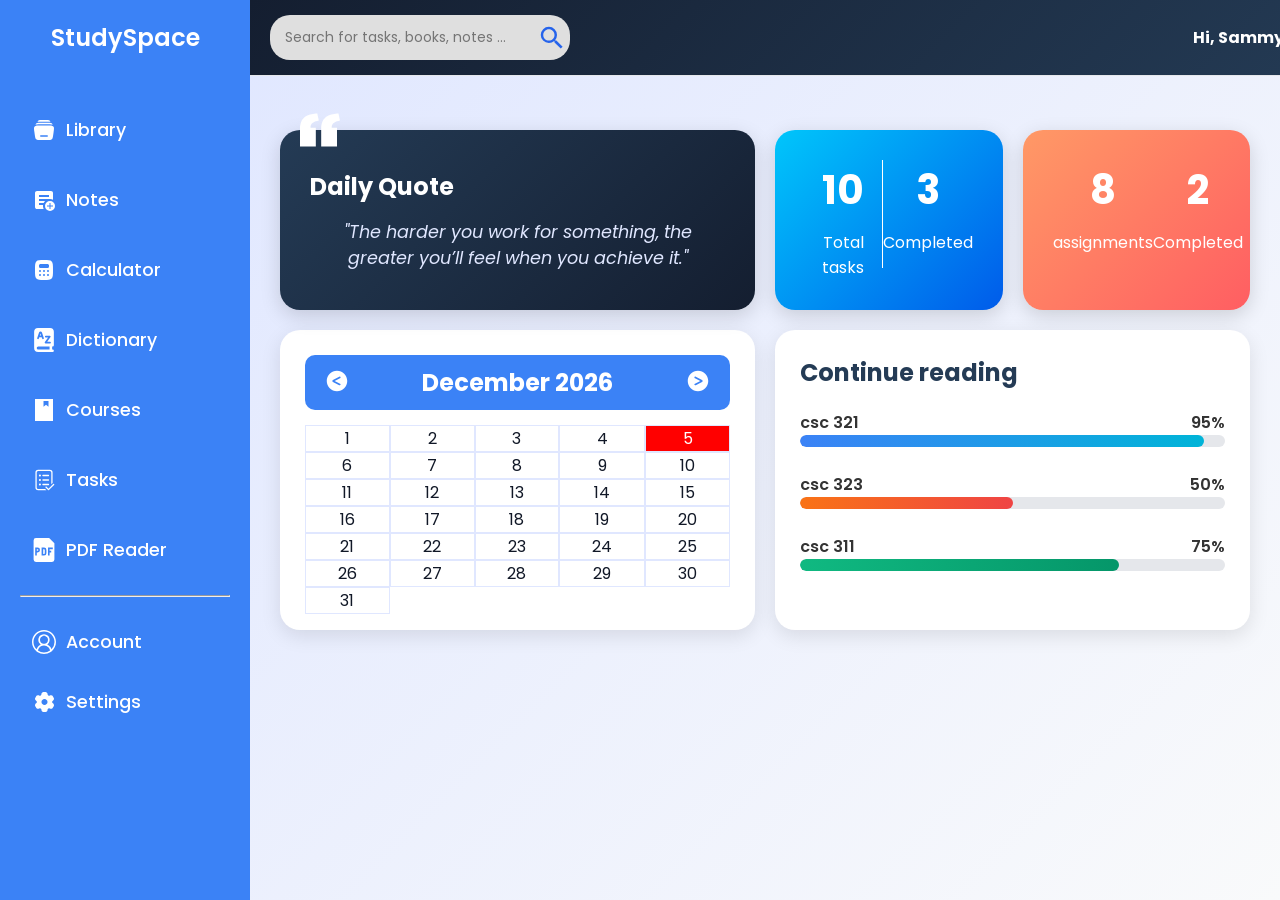
<file: dashboard.html>
<!DOCTYPE html>
<html lang="en">
<head>
  <meta charset="UTF-8">
  <meta name="viewport" content="width=device-width, initial-scale=1.0">
  <title>Reading Workspace</title>
  <link rel="stylesheet" href="styles.css">
  <link rel="stylesheet" href="./styles/dashboard.css">
  <link rel="preconnect" href="https://fonts.googleapis.com">
  <link rel="preconnect" href="https://fonts.gstatic.com" crossorigin>
  <link href="https://fonts.googleapis.com/css2?family=Poppins:ital,wght@0,100;0,200;0,300;0,400;0,500;0,600;0,700;0,800;0,900;1,100;1,200;1,300;1,400;1,500;1,600;1,700;1,800;1,900&display=swap" rel="stylesheet">
</head>
<body>
  <div class="container">
    
    <!-- Sidebar -->
    <aside class="sidebar">
      <h2 class="logo">StudySpace</h2>
      <ul class="nav-links">
        <li><a href="library.html"><svg xmlns="http://www.w3.org/2000/svg" width="24" height="24" viewBox="0 0 24 24"><path fill="#fff" d="M8.51 2h6.98c.232 0 .41 0 .566.015c1.108.109 2.015.775 2.4 1.672H5.544c.385-.897 1.292-1.563 2.4-1.672C8.098 2 8.276 2 8.51 2m-2.2 2.723c-1.39 0-2.53.84-2.91 1.954l-.024.07c.398-.12.813-.2 1.232-.253c1.08-.139 2.446-.139 4.032-.139h6.892c1.586 0 2.951 0 4.032.139c.42.054.834.132 1.232.253l-.023-.07c-.38-1.114-1.52-1.954-2.911-1.954z"/><path fill="#fff" fill-rule="evenodd" d="M8.672 7.542h6.656c3.374 0 5.062 0 6.01.987s.724 2.511.278 5.56l-.422 2.892c-.35 2.391-.525 3.587-1.422 4.303s-2.22.716-4.867.716h-5.81c-2.646 0-3.97 0-4.867-.716s-1.072-1.912-1.422-4.303l-.422-2.891c-.447-3.05-.67-4.574.278-5.561s2.636-.987 6.01-.987M8 18c0-.414.373-.75.833-.75h6.334c.46 0 .833.336.833.75s-.373.75-.833.75H8.833c-.46 0-.833-.336-.833-.75" clip-rule="evenodd"/></svg> <span>Library</span></a></li>
        <li><a href="notes.html"><svg xmlns="http://www.w3.org/2000/svg" width="24" height="24" viewBox="0 0 24 24"><path fill="#fff" d="M17.5 21h1v-2.5H21v-1h-2.5V15h-1v2.5H15v1h2.5zm.5 2q-2.075 0-3.537-1.463T13 18t1.463-3.537T18 13t3.538 1.463T23 18t-1.463 3.538T18 23M7 9h10V7H7zm4.675 12H5q-.825 0-1.412-.587T3 19V5q0-.825.588-1.412T5 3h14q.825 0 1.413.588T21 5v6.7q-.725-.35-1.463-.525T18 11q-.275 0-.513.012t-.487.063V11H7v2h6.125q-.45.425-.812.925T11.675 15H7v2h4.075q-.05.25-.062.488T11 18q0 .825.15 1.538T11.675 21"/></svg> <span>Notes</span></a></li>
        <li><a href="calculator.html"><svg xmlns="http://www.w3.org/2000/svg" width="24" height="24" viewBox="0 0 24 24"><path fill="#fff" fill-rule="evenodd" d="M12 22c-4.243 0-6.364 0-7.682-1.465C3 19.072 3 16.714 3 12s0-7.071 1.318-8.536S7.758 2 12 2s6.364 0 7.682 1.464C21 4.93 21 7.286 21 12s0 7.071-1.318 8.535S16.242 22 12 22m3-16H9c-.465 0-.697 0-.888.051a1.5 1.5 0 0 0-1.06 1.06C7 7.304 7 7.536 7 8s0 .697.051.888a1.5 1.5 0 0 0 1.06 1.06C8.304 10 8.536 10 9 10h6c.465 0 .697 0 .888-.051a1.5 1.5 0 0 0 1.06-1.06C17 8.696 17 8.464 17 8s0-.697-.051-.888a1.5 1.5 0 0 0-1.06-1.06C15.697 6 15.464 6 15 6m-6 7a1 1 0 1 1-2 0a1 1 0 0 1 2 0m3 1a1 1 0 1 0 0-2a1 1 0 0 0 0 2m5-1a1 1 0 1 1-2 0a1 1 0 0 1 2 0m-1 5a1 1 0 1 0 0-2a1 1 0 0 0 0 2m-3-1a1 1 0 1 1-2 0a1 1 0 0 1 2 0m-5 1a1 1 0 1 0 0-2a1 1 0 0 0 0 2" clip-rule="evenodd"/></svg> <span>Calculator</span></a></li>
        <li><a href="dictionary.html"><svg xmlns="http://www.w3.org/2000/svg" width="24" height="24" viewBox="0 0 14 14"><path fill="#fff" fill-rule="evenodd" d="M1.25 11.625V2.25A2.25 2.25 0 0 1 3.5 0h7a2.25 2.25 0 0 1 2.25 2.25V10a.75.75 0 0 1-.75.75h-.25v1.75H12a.75.75 0 0 1 0 1.5H3.625a2.375 2.375 0 0 1-2.375-2.375m9-.875H3.625a.875.875 0 0 0 0 1.75h6.625zm.56-5.978a.5.5 0 0 0-.443-.27H8.05a.5.5 0 0 0 0 1H9.4L7.499 8.186a.5.5 0 0 0 .408.789h2.604a.5.5 0 1 0 0-1H8.874l1.9-2.684a.5.5 0 0 0 .037-.519M5.815 2.63a.902.902 0 0 0-1.71 0l-.677 2.03l-.007.022l-.383 1.146a.5.5 0 1 0 .95.317l.27-.816H5.66l.272.816a.5.5 0 0 0 .949-.317l-.382-1.146l-.008-.022zM4.59 4.328l.368-1.102l.367 1.102z" clip-rule="evenodd"/></svg><span>Dictionary</span></a></li>
        <li><a href="courses.html"><svg xmlns="http://www.w3.org/2000/svg" width="24" height="24" viewBox="0 0 24 24"><path fill="#fff" d="M3 23h18V1H3zM14.002 6.688L11.504 8.75V3H16.5v5.75z"/></svg><span>Courses</span></a></li>
        <li><a href="task.html"><svg xmlns="http://www.w3.org/2000/svg" width="24" height="24" viewBox="0 0 28 28"><path fill="#fff" d="M4 5.25A3.25 3.25 0 0 1 7.25 2h13.5A3.25 3.25 0 0 1 24 5.25v12.129q-.181.12-.341.28L22.5 18.818V5.25a1.75 1.75 0 0 0-1.75-1.75H7.25A1.75 1.75 0 0 0 5.5 5.25v17.5c0 .966.784 1.75 1.75 1.75h8.068l1.5 1.5H7.25A3.25 3.25 0 0 1 4 22.75zm6.5 3.5a1.25 1.25 0 1 1-2.5 0a1.25 1.25 0 0 1 2.5 0m-1.25 6.5a1.25 1.25 0 1 0 0-2.5a1.25 1.25 0 0 0 0 2.5m0 5.25a1.25 1.25 0 1 0 0-2.5a1.25 1.25 0 0 0 0 2.5M12.75 8a.75.75 0 0 0 0 1.5h6.5a.75.75 0 0 0 0-1.5zM12 14a.75.75 0 0 1 .75-.75h6.5a.75.75 0 0 1 0 1.5h-6.5A.75.75 0 0 1 12 14m.75 4.5a.75.75 0 0 0 0 1.5h6.5a.75.75 0 0 0 0-1.5zm13.03 1.28l-6 6a.75.75 0 0 1-1.06 0l-2.998-2.998a.75.75 0 0 1 1.06-1.06l2.468 2.467l5.47-5.47a.75.75 0 1 1 1.06 1.061"/></svg><span>Tasks</span></a></li>
        <li><a href="pdf.html"><svg xmlns="http://www.w3.org/2000/svg" width="24" height="24" viewBox="0 0 15 15"><path fill="#fff" d="M3.5 8H3V7h.5a.5.5 0 0 1 0 1M7 10V7h.5a.5.5 0 0 1 .5.5v2a.5.5 0 0 1-.5.5z"/><path fill="#fff" fill-rule="evenodd" d="M1 1.5A1.5 1.5 0 0 1 2.5 0h8.207L14 3.293V13.5a1.5 1.5 0 0 1-1.5 1.5h-10A1.5 1.5 0 0 1 1 13.5zM3.5 6H2v5h1V9h.5a1.5 1.5 0 1 0 0-3m4 0H6v5h1.5A1.5 1.5 0 0 0 9 9.5v-2A1.5 1.5 0 0 0 7.5 6m2.5 5V6h3v1h-2v1h1v1h-1v2z" clip-rule="evenodd"/></svg><span>PDF Reader</span></a></li>
        <hr>
        <li class="dropdown">
          <a href="#" class="dropbtn"><svg xmlns="http://www.w3.org/2000/svg" width="24" height="24" viewBox="0 0 16 16"><path fill="#fff" d="M16 7.992C16 3.58 12.416 0 8 0S0 3.58 0 7.992c0 2.43 1.104 4.62 2.832 6.09c.016.016.032.016.032.032c.144.112.288.224.448.336c.08.048.144.111.224.175A8 8 0 0 0 8.016 16a8 8 0 0 0 4.48-1.375c.08-.048.144-.111.224-.16c.144-.111.304-.223.448-.335c.016-.016.032-.016.032-.032c1.696-1.487 2.8-3.676 2.8-6.106m-8 7.001c-1.504 0-2.88-.48-4.016-1.279c.016-.128.048-.255.08-.383a4.2 4.2 0 0 1 .416-.991c.176-.304.384-.576.64-.816c.24-.24.528-.463.816-.639c.304-.176.624-.304.976-.4A4.2 4.2 0 0 1 8 10.342a4.18 4.18 0 0 1 2.928 1.166q.552.552.864 1.295q.168.432.24.911A7.03 7.03 0 0 1 8 14.993m-2.448-7.4a2.5 2.5 0 0 1-.208-1.024c0-.351.064-.703.208-1.023s.336-.607.576-.847s.528-.431.848-.575s.672-.208 1.024-.208c.368 0 .704.064 1.024.208s.608.336.848.575c.24.24.432.528.576.847c.144.32.208.672.208 1.023c0 .368-.064.704-.208 1.023a2.8 2.8 0 0 1-.576.848a2.8 2.8 0 0 1-.848.575a2.72 2.72 0 0 1-2.064 0a2.8 2.8 0 0 1-.848-.575a2.5 2.5 0 0 1-.56-.848zm7.424 5.306c0-.032-.016-.048-.016-.08a5.2 5.2 0 0 0-.688-1.406a4.9 4.9 0 0 0-1.088-1.135a5.2 5.2 0 0 0-1.04-.608a3 3 0 0 0 .464-.383a4.2 4.2 0 0 0 .624-.784a3.6 3.6 0 0 0 .528-1.934a3.7 3.7 0 0 0-.288-1.47a3.8 3.8 0 0 0-.816-1.199a3.9 3.9 0 0 0-1.2-.8a3.7 3.7 0 0 0-1.472-.287a3.7 3.7 0 0 0-1.472.288a3.6 3.6 0 0 0-1.2.815a3.8 3.8 0 0 0-.8 1.199a3.7 3.7 0 0 0-.288 1.47q0 .528.144 1.007c.096.336.224.64.4.927c.16.288.384.544.624.784q.216.216.48.383a5 5 0 0 0-1.04.624c-.416.32-.784.703-1.088 1.119a5 5 0 0 0-.688 1.406c-.016.032-.016.064-.016.08C1.776 11.636.992 9.91.992 7.992C.992 4.14 4.144.991 8 .991s7.008 3.149 7.008 7.001a6.96 6.96 0 0 1-2.032 4.907"/></svg>&nbsp; Account</a>
          <div class="dropdown-content">
            <a href="#">Add account&nbsp;<svg xmlns="http://www.w3.org/2000/svg" width="24" height="24" viewBox="0 0 24 24"><path fill="#2563eb" d="M12 2C6.477 2 2 6.477 2 12s4.477 10 10 10s10-4.477 10-10S17.523 2 12 2m5 11h-4v4h-2v-4H7v-2h4V7h2v4h4z"/></svg></a>
            <a href="./index.html">sign out&nbsp;<svg xmlns="http://www.w3.org/2000/svg" width="24" height="24" viewBox="0 0 24 24"><path fill="#2563eb" d="M4 12a1 1 0 0 0 1 1h7.59l-2.3 2.29a1 1 0 0 0 0 1.42a1 1 0 0 0 1.42 0l4-4a1 1 0 0 0 .21-.33a1 1 0 0 0 0-.76a1 1 0 0 0-.21-.33l-4-4a1 1 0 1 0-1.42 1.42l2.3 2.29H5a1 1 0 0 0-1 1M17 2H7a3 3 0 0 0-3 3v3a1 1 0 0 0 2 0V5a1 1 0 0 1 1-1h10a1 1 0 0 1 1 1v14a1 1 0 0 1-1 1H7a1 1 0 0 1-1-1v-3a1 1 0 0 0-2 0v3a3 3 0 0 0 3 3h10a3 3 0 0 0 3-3V5a3 3 0 0 0-3-3"/></svg></a>
          </div>
        </li>
         <li class="dropdown">
          <a href="#" class="dropbtn"><svg xmlns="http://www.w3.org/2000/svg" width="24" height="24" viewBox="0 0 24 24"><path fill="#fff" fill-rule="evenodd" d="M14.279 2.152C13.909 2 13.439 2 12.5 2s-1.408 0-1.779.152a2 2 0 0 0-1.09 1.083c-.094.223-.13.484-.145.863a1.62 1.62 0 0 1-.796 1.353a1.64 1.64 0 0 1-1.579.008c-.338-.178-.583-.276-.825-.308a2.03 2.03 0 0 0-1.49.396c-.318.242-.553.646-1.022 1.453c-.47.807-.704 1.21-.757 1.605c-.07.526.074 1.058.4 1.479c.148.192.357.353.68.555c.477.297.783.803.783 1.361s-.306 1.064-.782 1.36c-.324.203-.533.364-.682.556a2 2 0 0 0-.399 1.479c.053.394.287.798.757 1.605s.704 1.21 1.022 1.453c.424.323.96.465 1.49.396c.242-.032.487-.13.825-.308a1.64 1.64 0 0 1 1.58.008c.486.28.774.795.795 1.353c.015.38.051.64.145.863c.204.49.596.88 1.09 1.083c.37.152.84.152 1.779.152s1.409 0 1.779-.152a2 2 0 0 0 1.09-1.083c.094-.223.13-.483.145-.863c.02-.558.309-1.074.796-1.353a1.64 1.64 0 0 1 1.579-.008c.338.178.583.276.825.308c.53.07 1.066-.073 1.49-.396c.318-.242.553-.646 1.022-1.453c.47-.807.704-1.21.757-1.605a2 2 0 0 0-.4-1.479c-.148-.192-.357-.353-.68-.555c-.477-.297-.783-.803-.783-1.361s.306-1.064.782-1.36c.324-.203.533-.364.682-.556a2 2 0 0 0 .399-1.479c-.053-.394-.287-.798-.757-1.605s-.704-1.21-1.022-1.453a2.03 2.03 0 0 0-1.49-.396c-.242.032-.487.13-.825.308a1.64 1.64 0 0 1-1.58-.008a1.62 1.62 0 0 1-.795-1.353c-.015-.38-.051-.64-.145-.863a2 2 0 0 0-1.09-1.083M12.5 15c1.67 0 3.023-1.343 3.023-3S14.169 9 12.5 9s-3.023 1.343-3.023 3s1.354 3 3.023 3" clip-rule="evenodd"/></svg>&nbsp; Settings</a>
          <div class="dropdown-content">
            <a href="#"><svg xmlns="http://www.w3.org/2000/svg" width="24" height="24" viewBox="0 0 24 24"><path fill="#2563eb" d="M12 17q-2.075 0-3.537-1.463T7 12t1.463-3.537T12 7t3.538 1.463T17 12t-1.463 3.538T12 17m-7-4H1v-2h4zm18 0h-4v-2h4zM11 5V1h2v4zm0 18v-4h2v4zM6.4 7.75L3.875 5.325L5.3 3.85l2.4 2.5zm12.3 12.4l-2.425-2.525L17.6 16.25l2.525 2.425zM16.25 6.4l2.425-2.525L20.15 5.3l-2.5 2.4zM3.85 18.7l2.525-2.425L7.75 17.6l-2.425 2.525z"/></svg>&nbsp;Light mode</a>
            <a href="#"><svg xmlns="http://www.w3.org/2000/svg" width="24" height="24" viewBox="0 0 24 24"><path fill="#2563eb" d="M12 21q-3.75 0-6.375-2.625T3 12t2.625-6.375T12 3q.35 0 .688.025t.662.075q-1.025.725-1.638 1.888T11.1 7.5q0 2.25 1.575 3.825T16.5 12.9q1.375 0 2.525-.613T20.9 10.65q.05.325.075.662T21 12q0 3.75-2.625 6.375T12 21"/></svg>&nbsp;Dark mode</a>
          </div>
        </li>
      </ul>
    </aside>


    <!-- Main Content Area -->
    <main class="main-content">
      
      <!-- Top Bar -->
      <header class="topbar">
        <button  class="hamburger" onclick="toggleSidebar()">☰</button>
        <div class="search">
          <input type="text" placeholder="Search for tasks, books, notes ..." class="search-bar">
          <button><svg xmlns="http://www.w3.org/2000/svg" width="30" height="30" viewBox="0 0 24 24"><path fill="#2563eb" d="M15.5 14h-.79l-.28-.27A6.47 6.47 0 0 0 16 9.5A6.5 6.5 0 1 0 9.5 16c1.61 0 3.09-.59 4.23-1.57l.27.28v.79l5 4.99L20.49 19zm-6 0C7.01 14 5 11.99 5 9.5S7.01 5 9.5 5S14 7.01 14 9.5S11.99 14 9.5 14"/></svg></button>
        </div>
        <div class="profile">
          <h4>Hi, <span>Sammy</span></h4>
          <div class="img"><img src="./images/Ay...jpg" alt=""></div>
        </div>
      </header>
      
    <div class="dashboard">

    <div class=" quotes">
      <h2 id="quotestitle"><svg xmlns="http://www.w3.org/2000/svg" width="40" height="40" viewBox="0 0 1200 1200"><path fill="white" d="M518.474 105.344C305.831 120.286.168 154.236 0 570.687v523.97h474.504v-560.61H316.946C306.965 384.354 430.23 345.701 564.274 316.03zm635.724 0c-212.643 14.942-518.306 48.893-518.473 465.343v523.97h474.505v-560.61H952.672C942.689 384.354 1065.956 345.701 1200 316.03z"/></svg> Daily Quote</h2>
      <p id="quoteText">Loading quote...</p>
    </div>

   <!-- Tasks Section -->
    <div class="card tasks">
      <div>
      <h2 id="taskcount">10</h2>
      <p id="tasktext">Total tasks </p>
      </div>
      <div id="slash">
        <div></div>
      </div>
      <div>
      <h2 class="completedtask">3</h2>
      <p class="tasktext">Completed</p>
      </div>
      
    </div>

    <!-- Assignments Section -->
    <div class="card assignments">
      <div>
      <h2 id="assignmentCount">8</h2>
      <p id="assignmenttext">assignments </p>
      </div>
        <div id="slash">
        <div></div>
      </div>
      <div>
      <h2 id="completedassignment">2</h2>
      <p id="assignmenttext">Completed </p>
      </div>
     
    </div>

    <div class="calendar">
    <div class="month">
      <button id="prev"><svg xmlns="http://www.w3.org/2000/svg" width="24" height="24" viewBox="0 0 56 56"><path fill="#fff" d="M28 51.906c13.055 0 23.906-10.828 23.906-23.906c0-13.055-10.875-23.906-23.93-23.906C14.899 4.094 4.095 14.945 4.095 28c0 13.078 10.828 23.906 23.906 23.906m6.351-13.828c-.445 0-.82-.094-1.171-.305l-14.672-7.617c-1.031-.515-1.43-1.148-1.43-2.156c0-.914.469-1.617 1.43-2.156l14.672-7.922a2.6 2.6 0 0 1 1.242-.281c1.148 0 1.969.867 1.969 1.945c0 .89-.422 1.477-1.407 1.992l-12.47 6.282V28l12.47 6.14c1.03.47 1.406 1.055 1.406 1.97c0 1.1-.844 1.968-2.04 1.968"/></svg></button>
      <h2 id="month-year"></h2>
      <button id="next"><svg xmlns="http://www.w3.org/2000/svg" width="24" height="24" viewBox="0 0 56 56"><path fill="#fff" d="M28 51.906c13.055 0 23.906-10.828 23.906-23.906c0-13.055-10.875-23.906-23.93-23.906C14.899 4.094 4.095 14.945 4.095 28c0 13.078 10.828 23.906 23.906 23.906m-6.422-13.828c-1.195 0-2.039-.867-2.039-1.969c0-.914.375-1.5 1.43-1.968L33.437 28v-.14L20.97 21.577c-1.008-.515-1.43-1.101-1.43-1.992c0-1.078.82-1.945 1.969-1.945c.539 0 .867.093 1.265.28l14.649 7.923c.96.539 1.453 1.242 1.453 2.156c0 1.008-.422 1.64-1.453 2.156l-14.649 7.617a2.27 2.27 0 0 1-1.195.305"/></svg></button>
    </div>
    <div class="days"></div>
  </div>

  <div class="course-progress">
    <h2>Continue reading</h2>
      <div class="details">
        <p>csc 321</p>
        <p>95%</p>
      </div>
     <div class="progress-bar">
      <div></div>
    </div> 
    <br>
    <div class="details">
        <p>csc 323</p>
        <p>50%</p>
      </div>
     <div id="progress-bar2" class="progress-bar">
      <div></div>
    </div> 
    <br>
  <div class="details">
        <p>csc 311</p>
        <p>75%</p>
      </div>
     <div id="progress-bar3" class="progress-bar">
      <div></div>
    </div> 
  </div>
  </div>
</div> 
</div>
      
</main>
</div>

<script src="./js/dashboard.js"></script>
  <script src="./js/app.js"></script>
  <script src="./js/notes.js"></script>
</body>
</html>
</file>
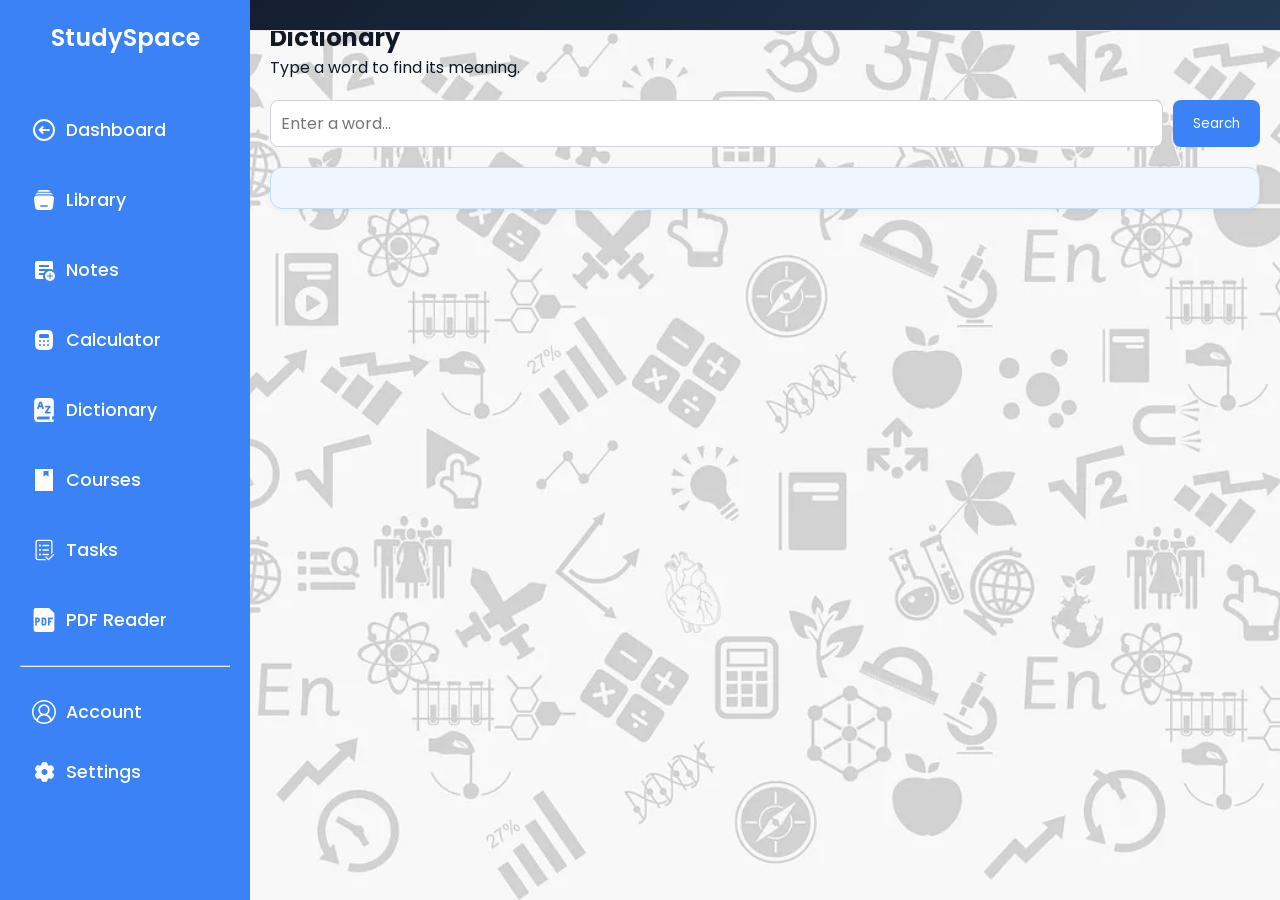
<file: dictionary.html>
<!DOCTYPE html>
<html lang="en">
<head>
  <meta charset="UTF-8">
  <meta name="viewport" content="width=device-width, initial-scale=1.0">
  <title>Reading Workspace</title>
  <link rel="stylesheet" href="styles.css">
  <link rel="stylesheet" href="./styles/dictionary.css">
  <link rel="preconnect" href="https://fonts.googleapis.com">
  <link rel="preconnect" href="https://fonts.gstatic.com" crossorigin>
  <link href="https://fonts.googleapis.com/css2?family=Poppins:ital,wght@0,100;0,200;0,300;0,400;0,500;0,600;0,700;0,800;0,900;1,100;1,200;1,300;1,400;1,500;1,600;1,700;1,800;1,900&display=swap" rel="stylesheet">
</head>
<body>
  <div class="container">
    
    <!-- Sidebar -->
    <aside class="sidebar">
      <h2 class="logo">StudySpace</h2>
      <ul class="nav-links">
         <li><a href="dashboard.html"><svg xmlns="http://www.w3.org/2000/svg" width="24" height="24" viewBox="0 0 24 24"><g fill="#fff"><path d="m11.948 14.829l-1.414 1.414L6.29 12l4.243-4.243l1.414 1.415L10.12 11h7.537v2H10.12z"/><path fill-rule="evenodd" d="M4.222 19.778c-4.296-4.296-4.296-11.26 0-15.556s11.26-4.296 15.556 0s4.296 11.26 0 15.556s-11.26 4.296-15.556 0m1.414-1.414A9 9 0 1 1 18.364 5.636A9 9 0 0 1 5.636 18.364" clip-rule="evenodd"/></g></svg><span>Dashboard</span></a></li>
        <li><a href="library.html"><svg xmlns="http://www.w3.org/2000/svg" width="24" height="24" viewBox="0 0 24 24"><path fill="#fff" d="M8.51 2h6.98c.232 0 .41 0 .566.015c1.108.109 2.015.775 2.4 1.672H5.544c.385-.897 1.292-1.563 2.4-1.672C8.098 2 8.276 2 8.51 2m-2.2 2.723c-1.39 0-2.53.84-2.91 1.954l-.024.07c.398-.12.813-.2 1.232-.253c1.08-.139 2.446-.139 4.032-.139h6.892c1.586 0 2.951 0 4.032.139c.42.054.834.132 1.232.253l-.023-.07c-.38-1.114-1.52-1.954-2.911-1.954z"/><path fill="#fff" fill-rule="evenodd" d="M8.672 7.542h6.656c3.374 0 5.062 0 6.01.987s.724 2.511.278 5.56l-.422 2.892c-.35 2.391-.525 3.587-1.422 4.303s-2.22.716-4.867.716h-5.81c-2.646 0-3.97 0-4.867-.716s-1.072-1.912-1.422-4.303l-.422-2.891c-.447-3.05-.67-4.574.278-5.561s2.636-.987 6.01-.987M8 18c0-.414.373-.75.833-.75h6.334c.46 0 .833.336.833.75s-.373.75-.833.75H8.833c-.46 0-.833-.336-.833-.75" clip-rule="evenodd"/></svg> <span>Library</span></a></li>
        <li><a href="notes.html"><svg xmlns="http://www.w3.org/2000/svg" width="24" height="24" viewBox="0 0 24 24"><path fill="#fff" d="M17.5 21h1v-2.5H21v-1h-2.5V15h-1v2.5H15v1h2.5zm.5 2q-2.075 0-3.537-1.463T13 18t1.463-3.537T18 13t3.538 1.463T23 18t-1.463 3.538T18 23M7 9h10V7H7zm4.675 12H5q-.825 0-1.412-.587T3 19V5q0-.825.588-1.412T5 3h14q.825 0 1.413.588T21 5v6.7q-.725-.35-1.463-.525T18 11q-.275 0-.513.012t-.487.063V11H7v2h6.125q-.45.425-.812.925T11.675 15H7v2h4.075q-.05.25-.062.488T11 18q0 .825.15 1.538T11.675 21"/></svg> <span>Notes</span></a></li>
        <li><a href="calculator.html"><svg xmlns="http://www.w3.org/2000/svg" width="24" height="24" viewBox="0 0 24 24"><path fill="#fff" fill-rule="evenodd" d="M12 22c-4.243 0-6.364 0-7.682-1.465C3 19.072 3 16.714 3 12s0-7.071 1.318-8.536S7.758 2 12 2s6.364 0 7.682 1.464C21 4.93 21 7.286 21 12s0 7.071-1.318 8.535S16.242 22 12 22m3-16H9c-.465 0-.697 0-.888.051a1.5 1.5 0 0 0-1.06 1.06C7 7.304 7 7.536 7 8s0 .697.051.888a1.5 1.5 0 0 0 1.06 1.06C8.304 10 8.536 10 9 10h6c.465 0 .697 0 .888-.051a1.5 1.5 0 0 0 1.06-1.06C17 8.696 17 8.464 17 8s0-.697-.051-.888a1.5 1.5 0 0 0-1.06-1.06C15.697 6 15.464 6 15 6m-6 7a1 1 0 1 1-2 0a1 1 0 0 1 2 0m3 1a1 1 0 1 0 0-2a1 1 0 0 0 0 2m5-1a1 1 0 1 1-2 0a1 1 0 0 1 2 0m-1 5a1 1 0 1 0 0-2a1 1 0 0 0 0 2m-3-1a1 1 0 1 1-2 0a1 1 0 0 1 2 0m-5 1a1 1 0 1 0 0-2a1 1 0 0 0 0 2" clip-rule="evenodd"/></svg> <span>Calculator</span></a></li>
        <li><a href="dictionary.html"><svg xmlns="http://www.w3.org/2000/svg" width="24" height="24" viewBox="0 0 14 14"><path fill="#fff" fill-rule="evenodd" d="M1.25 11.625V2.25A2.25 2.25 0 0 1 3.5 0h7a2.25 2.25 0 0 1 2.25 2.25V10a.75.75 0 0 1-.75.75h-.25v1.75H12a.75.75 0 0 1 0 1.5H3.625a2.375 2.375 0 0 1-2.375-2.375m9-.875H3.625a.875.875 0 0 0 0 1.75h6.625zm.56-5.978a.5.5 0 0 0-.443-.27H8.05a.5.5 0 0 0 0 1H9.4L7.499 8.186a.5.5 0 0 0 .408.789h2.604a.5.5 0 1 0 0-1H8.874l1.9-2.684a.5.5 0 0 0 .037-.519M5.815 2.63a.902.902 0 0 0-1.71 0l-.677 2.03l-.007.022l-.383 1.146a.5.5 0 1 0 .95.317l.27-.816H5.66l.272.816a.5.5 0 0 0 .949-.317l-.382-1.146l-.008-.022zM4.59 4.328l.368-1.102l.367 1.102z" clip-rule="evenodd"/></svg><span>Dictionary</span></a></li>
        <li><a href="courses.html"><svg xmlns="http://www.w3.org/2000/svg" width="24" height="24" viewBox="0 0 24 24"><path fill="#fff" d="M3 23h18V1H3zM14.002 6.688L11.504 8.75V3H16.5v5.75z"/></svg><span>Courses</span></a></li>
        <li><a href="task.html"><svg xmlns="http://www.w3.org/2000/svg" width="24" height="24" viewBox="0 0 28 28"><path fill="#fff" d="M4 5.25A3.25 3.25 0 0 1 7.25 2h13.5A3.25 3.25 0 0 1 24 5.25v12.129q-.181.12-.341.28L22.5 18.818V5.25a1.75 1.75 0 0 0-1.75-1.75H7.25A1.75 1.75 0 0 0 5.5 5.25v17.5c0 .966.784 1.75 1.75 1.75h8.068l1.5 1.5H7.25A3.25 3.25 0 0 1 4 22.75zm6.5 3.5a1.25 1.25 0 1 1-2.5 0a1.25 1.25 0 0 1 2.5 0m-1.25 6.5a1.25 1.25 0 1 0 0-2.5a1.25 1.25 0 0 0 0 2.5m0 5.25a1.25 1.25 0 1 0 0-2.5a1.25 1.25 0 0 0 0 2.5M12.75 8a.75.75 0 0 0 0 1.5h6.5a.75.75 0 0 0 0-1.5zM12 14a.75.75 0 0 1 .75-.75h6.5a.75.75 0 0 1 0 1.5h-6.5A.75.75 0 0 1 12 14m.75 4.5a.75.75 0 0 0 0 1.5h6.5a.75.75 0 0 0 0-1.5zm13.03 1.28l-6 6a.75.75 0 0 1-1.06 0l-2.998-2.998a.75.75 0 0 1 1.06-1.06l2.468 2.467l5.47-5.47a.75.75 0 1 1 1.06 1.061"/></svg><span>Tasks</span></a></li>
        <li><a href="pdf.html"><svg xmlns="http://www.w3.org/2000/svg" width="24" height="24" viewBox="0 0 15 15"><path fill="#fff" d="M3.5 8H3V7h.5a.5.5 0 0 1 0 1M7 10V7h.5a.5.5 0 0 1 .5.5v2a.5.5 0 0 1-.5.5z"/><path fill="#fff" fill-rule="evenodd" d="M1 1.5A1.5 1.5 0 0 1 2.5 0h8.207L14 3.293V13.5a1.5 1.5 0 0 1-1.5 1.5h-10A1.5 1.5 0 0 1 1 13.5zM3.5 6H2v5h1V9h.5a1.5 1.5 0 1 0 0-3m4 0H6v5h1.5A1.5 1.5 0 0 0 9 9.5v-2A1.5 1.5 0 0 0 7.5 6m2.5 5V6h3v1h-2v1h1v1h-1v2z" clip-rule="evenodd"/></svg><span>PDF Reader</span></a></li>
        <hr>
        <li class="dropdown">
          <a href="#" class="dropbtn"><svg xmlns="http://www.w3.org/2000/svg" width="24" height="24" viewBox="0 0 16 16"><path fill="#fff" d="M16 7.992C16 3.58 12.416 0 8 0S0 3.58 0 7.992c0 2.43 1.104 4.62 2.832 6.09c.016.016.032.016.032.032c.144.112.288.224.448.336c.08.048.144.111.224.175A8 8 0 0 0 8.016 16a8 8 0 0 0 4.48-1.375c.08-.048.144-.111.224-.16c.144-.111.304-.223.448-.335c.016-.016.032-.016.032-.032c1.696-1.487 2.8-3.676 2.8-6.106m-8 7.001c-1.504 0-2.88-.48-4.016-1.279c.016-.128.048-.255.08-.383a4.2 4.2 0 0 1 .416-.991c.176-.304.384-.576.64-.816c.24-.24.528-.463.816-.639c.304-.176.624-.304.976-.4A4.2 4.2 0 0 1 8 10.342a4.18 4.18 0 0 1 2.928 1.166q.552.552.864 1.295q.168.432.24.911A7.03 7.03 0 0 1 8 14.993m-2.448-7.4a2.5 2.5 0 0 1-.208-1.024c0-.351.064-.703.208-1.023s.336-.607.576-.847s.528-.431.848-.575s.672-.208 1.024-.208c.368 0 .704.064 1.024.208s.608.336.848.575c.24.24.432.528.576.847c.144.32.208.672.208 1.023c0 .368-.064.704-.208 1.023a2.8 2.8 0 0 1-.576.848a2.8 2.8 0 0 1-.848.575a2.72 2.72 0 0 1-2.064 0a2.8 2.8 0 0 1-.848-.575a2.5 2.5 0 0 1-.56-.848zm7.424 5.306c0-.032-.016-.048-.016-.08a5.2 5.2 0 0 0-.688-1.406a4.9 4.9 0 0 0-1.088-1.135a5.2 5.2 0 0 0-1.04-.608a3 3 0 0 0 .464-.383a4.2 4.2 0 0 0 .624-.784a3.6 3.6 0 0 0 .528-1.934a3.7 3.7 0 0 0-.288-1.47a3.8 3.8 0 0 0-.816-1.199a3.9 3.9 0 0 0-1.2-.8a3.7 3.7 0 0 0-1.472-.287a3.7 3.7 0 0 0-1.472.288a3.6 3.6 0 0 0-1.2.815a3.8 3.8 0 0 0-.8 1.199a3.7 3.7 0 0 0-.288 1.47q0 .528.144 1.007c.096.336.224.64.4.927c.16.288.384.544.624.784q.216.216.48.383a5 5 0 0 0-1.04.624c-.416.32-.784.703-1.088 1.119a5 5 0 0 0-.688 1.406c-.016.032-.016.064-.016.08C1.776 11.636.992 9.91.992 7.992C.992 4.14 4.144.991 8 .991s7.008 3.149 7.008 7.001a6.96 6.96 0 0 1-2.032 4.907"/></svg>&nbsp; Account</a>
          <div class="dropdown-content">
            <a href="#">Add account&nbsp;<svg xmlns="http://www.w3.org/2000/svg" width="24" height="24" viewBox="0 0 24 24"><path fill="#2563eb" d="M12 2C6.477 2 2 6.477 2 12s4.477 10 10 10s10-4.477 10-10S17.523 2 12 2m5 11h-4v4h-2v-4H7v-2h4V7h2v4h4z"/></svg></a>
            <a href="index.html">sign out&nbsp;<svg xmlns="http://www.w3.org/2000/svg" width="24" height="24" viewBox="0 0 24 24"><path fill="#2563eb" d="M4 12a1 1 0 0 0 1 1h7.59l-2.3 2.29a1 1 0 0 0 0 1.42a1 1 0 0 0 1.42 0l4-4a1 1 0 0 0 .21-.33a1 1 0 0 0 0-.76a1 1 0 0 0-.21-.33l-4-4a1 1 0 1 0-1.42 1.42l2.3 2.29H5a1 1 0 0 0-1 1M17 2H7a3 3 0 0 0-3 3v3a1 1 0 0 0 2 0V5a1 1 0 0 1 1-1h10a1 1 0 0 1 1 1v14a1 1 0 0 1-1 1H7a1 1 0 0 1-1-1v-3a1 1 0 0 0-2 0v3a3 3 0 0 0 3 3h10a3 3 0 0 0 3-3V5a3 3 0 0 0-3-3"/></svg></a>
          </div>
        </li>
         <li class="dropdown">
          <a href="#" class="dropbtn"><svg xmlns="http://www.w3.org/2000/svg" width="24" height="24" viewBox="0 0 24 24"><path fill="#fff" fill-rule="evenodd" d="M14.279 2.152C13.909 2 13.439 2 12.5 2s-1.408 0-1.779.152a2 2 0 0 0-1.09 1.083c-.094.223-.13.484-.145.863a1.62 1.62 0 0 1-.796 1.353a1.64 1.64 0 0 1-1.579.008c-.338-.178-.583-.276-.825-.308a2.03 2.03 0 0 0-1.49.396c-.318.242-.553.646-1.022 1.453c-.47.807-.704 1.21-.757 1.605c-.07.526.074 1.058.4 1.479c.148.192.357.353.68.555c.477.297.783.803.783 1.361s-.306 1.064-.782 1.36c-.324.203-.533.364-.682.556a2 2 0 0 0-.399 1.479c.053.394.287.798.757 1.605s.704 1.21 1.022 1.453c.424.323.96.465 1.49.396c.242-.032.487-.13.825-.308a1.64 1.64 0 0 1 1.58.008c.486.28.774.795.795 1.353c.015.38.051.64.145.863c.204.49.596.88 1.09 1.083c.37.152.84.152 1.779.152s1.409 0 1.779-.152a2 2 0 0 0 1.09-1.083c.094-.223.13-.483.145-.863c.02-.558.309-1.074.796-1.353a1.64 1.64 0 0 1 1.579-.008c.338.178.583.276.825.308c.53.07 1.066-.073 1.49-.396c.318-.242.553-.646 1.022-1.453c.47-.807.704-1.21.757-1.605a2 2 0 0 0-.4-1.479c-.148-.192-.357-.353-.68-.555c-.477-.297-.783-.803-.783-1.361s.306-1.064.782-1.36c.324-.203.533-.364.682-.556a2 2 0 0 0 .399-1.479c-.053-.394-.287-.798-.757-1.605s-.704-1.21-1.022-1.453a2.03 2.03 0 0 0-1.49-.396c-.242.032-.487.13-.825.308a1.64 1.64 0 0 1-1.58-.008a1.62 1.62 0 0 1-.795-1.353c-.015-.38-.051-.64-.145-.863a2 2 0 0 0-1.09-1.083M12.5 15c1.67 0 3.023-1.343 3.023-3S14.169 9 12.5 9s-3.023 1.343-3.023 3s1.354 3 3.023 3" clip-rule="evenodd"/></svg>&nbsp; Settings</a>
          <div class="dropdown-content">
            <a href="#"><svg xmlns="http://www.w3.org/2000/svg" width="24" height="24" viewBox="0 0 24 24"><path fill="#2563eb" d="M12 17q-2.075 0-3.537-1.463T7 12t1.463-3.537T12 7t3.538 1.463T17 12t-1.463 3.538T12 17m-7-4H1v-2h4zm18 0h-4v-2h4zM11 5V1h2v4zm0 18v-4h2v4zM6.4 7.75L3.875 5.325L5.3 3.85l2.4 2.5zm12.3 12.4l-2.425-2.525L17.6 16.25l2.525 2.425zM16.25 6.4l2.425-2.525L20.15 5.3l-2.5 2.4zM3.85 18.7l2.525-2.425L7.75 17.6l-2.425 2.525z"/></svg>&nbsp;Light mode</a>
            <a href="#"><svg xmlns="http://www.w3.org/2000/svg" width="24" height="24" viewBox="0 0 24 24"><path fill="#2563eb" d="M12 21q-3.75 0-6.375-2.625T3 12t2.625-6.375T12 3q.35 0 .688.025t.662.075q-1.025.725-1.638 1.888T11.1 7.5q0 2.25 1.575 3.825T16.5 12.9q1.375 0 2.525-.613T20.9 10.65q.05.325.075.662T21 12q0 3.75-2.625 6.375T12 21"/></svg>&nbsp;Dark mode</a>
          </div>
        </li>
      </ul>
    </aside>

 <main class="main-content">
  
      <!-- Top Bar -->
      <header class="topbar">
        <button class="hamburger" onclick="toggleSidebar()">☰</button>
        <div class="icon">
          <img src="./images/logo (2).png" alt="">
        </div>
      </header>

      <!-- Dictionary Section -->
      <section class="content dictionary-section">
        <h2>Dictionary</h2>
        <p>Type a word to find its meaning.</p>

        <!-- Dictionary Search -->
        <div class="dictionary-search">
          <input type="text" id="wordInput" placeholder="Enter a word...">
          <button id="searchBtn">Search</button>
        </div>

        <!-- Result Display -->
        <div class="dictionary-result" id="dictionaryResult">
          <!-- Dynamic content will load here -->
        </div>
      </section>
    </main>
  </div>
  <script src="./js/dictionary.js"></script>
  <script src="./js/app.js"></script>
</body>
</html>
</file>
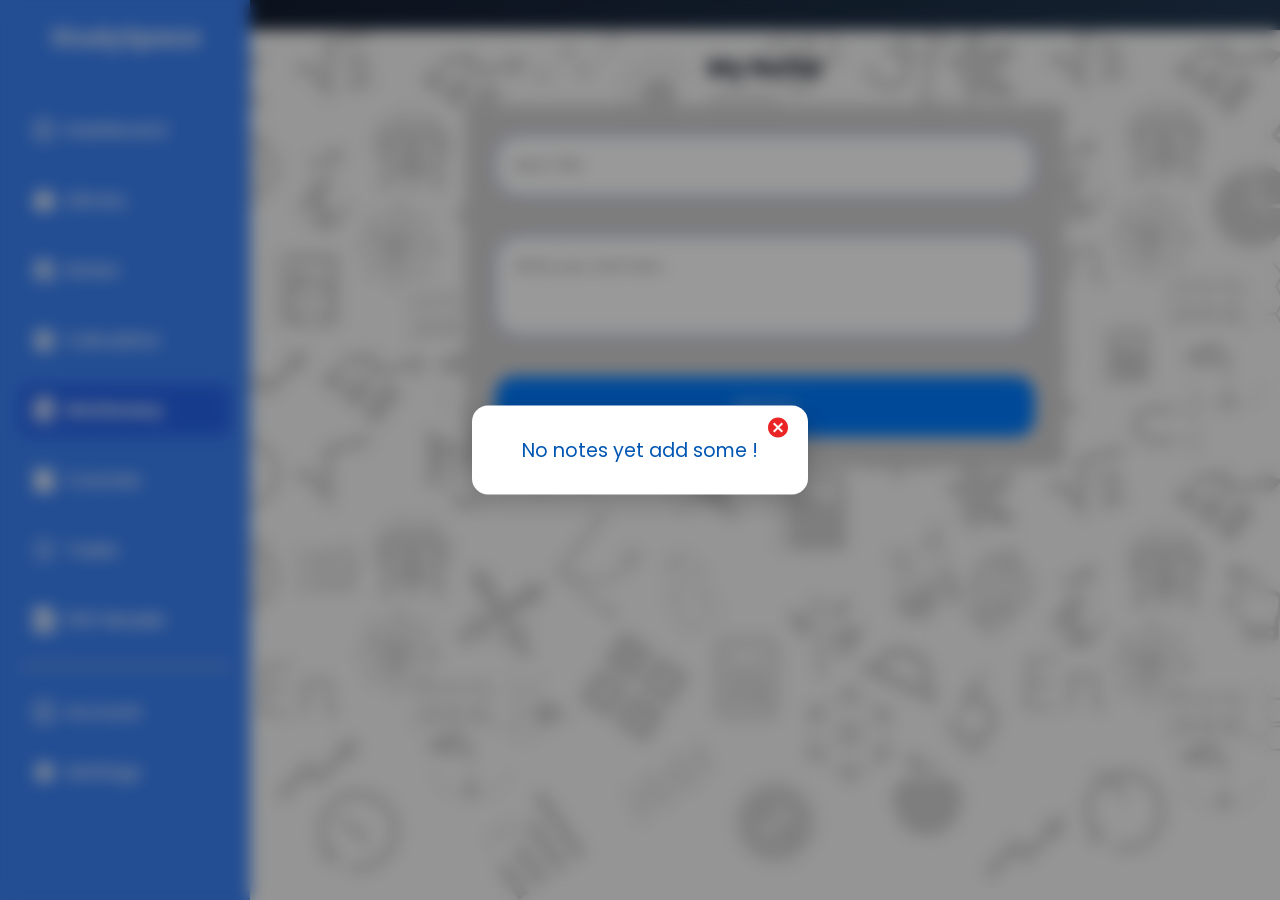
<file: notes.html>
<!DOCTYPE html>
<html lang="en">
<head>
  <meta charset="UTF-8">
  <meta name="viewport" content="width=device-width, initial-scale=1.0">
  <title>Reading Workspace</title>
  <link rel="stylesheet" href="styles.css">
  <link rel="stylesheet" href="./styles/notes.css">
  <link rel="preconnect" href="https://fonts.googleapis.com">
  <link rel="preconnect" href="https://fonts.gstatic.com" crossorigin>
  <link href="https://fonts.googleapis.com/css2?family=Poppins:ital,wght@0,100;0,200;0,300;0,400;0,500;0,600;0,700;0,800;0,900;1,100;1,200;1,300;1,400;1,500;1,600;1,700;1,800;1,900&display=swap" rel="stylesheet">
</head>
<body>
  <div class="container">
    
    <!-- Sidebar -->
    <aside class="sidebar">
      <h2 class="logo">StudySpace</h2>
      <ul class="nav-links">
         <li><a href="dashboard.html"><svg xmlns="http://www.w3.org/2000/svg" width="24" height="24" viewBox="0 0 24 24"><g fill="#fff"><path d="m11.948 14.829l-1.414 1.414L6.29 12l4.243-4.243l1.414 1.415L10.12 11h7.537v2H10.12z"/><path fill-rule="evenodd" d="M4.222 19.778c-4.296-4.296-4.296-11.26 0-15.556s11.26-4.296 15.556 0s4.296 11.26 0 15.556s-11.26 4.296-15.556 0m1.414-1.414A9 9 0 1 1 18.364 5.636A9 9 0 0 1 5.636 18.364" clip-rule="evenodd"/></g></svg><span>Dashboard</span></a></li>
        <li><a href="library.html"><svg xmlns="http://www.w3.org/2000/svg" width="24" height="24" viewBox="0 0 24 24"><path fill="#fff" d="M8.51 2h6.98c.232 0 .41 0 .566.015c1.108.109 2.015.775 2.4 1.672H5.544c.385-.897 1.292-1.563 2.4-1.672C8.098 2 8.276 2 8.51 2m-2.2 2.723c-1.39 0-2.53.84-2.91 1.954l-.024.07c.398-.12.813-.2 1.232-.253c1.08-.139 2.446-.139 4.032-.139h6.892c1.586 0 2.951 0 4.032.139c.42.054.834.132 1.232.253l-.023-.07c-.38-1.114-1.52-1.954-2.911-1.954z"/><path fill="#fff" fill-rule="evenodd" d="M8.672 7.542h6.656c3.374 0 5.062 0 6.01.987s.724 2.511.278 5.56l-.422 2.892c-.35 2.391-.525 3.587-1.422 4.303s-2.22.716-4.867.716h-5.81c-2.646 0-3.97 0-4.867-.716s-1.072-1.912-1.422-4.303l-.422-2.891c-.447-3.05-.67-4.574.278-5.561s2.636-.987 6.01-.987M8 18c0-.414.373-.75.833-.75h6.334c.46 0 .833.336.833.75s-.373.75-.833.75H8.833c-.46 0-.833-.336-.833-.75" clip-rule="evenodd"/></svg> <span>Library</span></a></li>
        <li><a href="notes.html"><svg xmlns="http://www.w3.org/2000/svg" width="24" height="24" viewBox="0 0 24 24"><path fill="#fff" d="M17.5 21h1v-2.5H21v-1h-2.5V15h-1v2.5H15v1h2.5zm.5 2q-2.075 0-3.537-1.463T13 18t1.463-3.537T18 13t3.538 1.463T23 18t-1.463 3.538T18 23M7 9h10V7H7zm4.675 12H5q-.825 0-1.412-.587T3 19V5q0-.825.588-1.412T5 3h14q.825 0 1.413.588T21 5v6.7q-.725-.35-1.463-.525T18 11q-.275 0-.513.012t-.487.063V11H7v2h6.125q-.45.425-.812.925T11.675 15H7v2h4.075q-.05.25-.062.488T11 18q0 .825.15 1.538T11.675 21"/></svg> <span>Notes</span></a></li>
        <li><a href="calculator.html"><svg xmlns="http://www.w3.org/2000/svg" width="24" height="24" viewBox="0 0 24 24"><path fill="#fff" fill-rule="evenodd" d="M12 22c-4.243 0-6.364 0-7.682-1.465C3 19.072 3 16.714 3 12s0-7.071 1.318-8.536S7.758 2 12 2s6.364 0 7.682 1.464C21 4.93 21 7.286 21 12s0 7.071-1.318 8.535S16.242 22 12 22m3-16H9c-.465 0-.697 0-.888.051a1.5 1.5 0 0 0-1.06 1.06C7 7.304 7 7.536 7 8s0 .697.051.888a1.5 1.5 0 0 0 1.06 1.06C8.304 10 8.536 10 9 10h6c.465 0 .697 0 .888-.051a1.5 1.5 0 0 0 1.06-1.06C17 8.696 17 8.464 17 8s0-.697-.051-.888a1.5 1.5 0 0 0-1.06-1.06C15.697 6 15.464 6 15 6m-6 7a1 1 0 1 1-2 0a1 1 0 0 1 2 0m3 1a1 1 0 1 0 0-2a1 1 0 0 0 0 2m5-1a1 1 0 1 1-2 0a1 1 0 0 1 2 0m-1 5a1 1 0 1 0 0-2a1 1 0 0 0 0 2m-3-1a1 1 0 1 1-2 0a1 1 0 0 1 2 0m-5 1a1 1 0 1 0 0-2a1 1 0 0 0 0 2" clip-rule="evenodd"/></svg> <span>Calculator</span></a></li>
        <li><a href="dictionary.html" class="active"><svg xmlns="http://www.w3.org/2000/svg" width="24" height="24" viewBox="0 0 14 14"><path fill="#fff" fill-rule="evenodd" d="M1.25 11.625V2.25A2.25 2.25 0 0 1 3.5 0h7a2.25 2.25 0 0 1 2.25 2.25V10a.75.75 0 0 1-.75.75h-.25v1.75H12a.75.75 0 0 1 0 1.5H3.625a2.375 2.375 0 0 1-2.375-2.375m9-.875H3.625a.875.875 0 0 0 0 1.75h6.625zm.56-5.978a.5.5 0 0 0-.443-.27H8.05a.5.5 0 0 0 0 1H9.4L7.499 8.186a.5.5 0 0 0 .408.789h2.604a.5.5 0 1 0 0-1H8.874l1.9-2.684a.5.5 0 0 0 .037-.519M5.815 2.63a.902.902 0 0 0-1.71 0l-.677 2.03l-.007.022l-.383 1.146a.5.5 0 1 0 .95.317l.27-.816H5.66l.272.816a.5.5 0 0 0 .949-.317l-.382-1.146l-.008-.022zM4.59 4.328l.368-1.102l.367 1.102z" clip-rule="evenodd"/></svg><span>Dictionary</span></a></li>
        <li><a href="courses.html"><svg xmlns="http://www.w3.org/2000/svg" width="24" height="24" viewBox="0 0 24 24"><path fill="#fff" d="M3 23h18V1H3zM14.002 6.688L11.504 8.75V3H16.5v5.75z"/></svg><span>Courses</span></a></li>
        <li><a href="task.html"><svg xmlns="http://www.w3.org/2000/svg" width="24" height="24" viewBox="0 0 28 28"><path fill="#fff" d="M4 5.25A3.25 3.25 0 0 1 7.25 2h13.5A3.25 3.25 0 0 1 24 5.25v12.129q-.181.12-.341.28L22.5 18.818V5.25a1.75 1.75 0 0 0-1.75-1.75H7.25A1.75 1.75 0 0 0 5.5 5.25v17.5c0 .966.784 1.75 1.75 1.75h8.068l1.5 1.5H7.25A3.25 3.25 0 0 1 4 22.75zm6.5 3.5a1.25 1.25 0 1 1-2.5 0a1.25 1.25 0 0 1 2.5 0m-1.25 6.5a1.25 1.25 0 1 0 0-2.5a1.25 1.25 0 0 0 0 2.5m0 5.25a1.25 1.25 0 1 0 0-2.5a1.25 1.25 0 0 0 0 2.5M12.75 8a.75.75 0 0 0 0 1.5h6.5a.75.75 0 0 0 0-1.5zM12 14a.75.75 0 0 1 .75-.75h6.5a.75.75 0 0 1 0 1.5h-6.5A.75.75 0 0 1 12 14m.75 4.5a.75.75 0 0 0 0 1.5h6.5a.75.75 0 0 0 0-1.5zm13.03 1.28l-6 6a.75.75 0 0 1-1.06 0l-2.998-2.998a.75.75 0 0 1 1.06-1.06l2.468 2.467l5.47-5.47a.75.75 0 1 1 1.06 1.061"/></svg><span>Tasks</span></a></li>
        <li><a href="pdf.html"><svg xmlns="http://www.w3.org/2000/svg" width="24" height="24" viewBox="0 0 15 15"><path fill="#fff" d="M3.5 8H3V7h.5a.5.5 0 0 1 0 1M7 10V7h.5a.5.5 0 0 1 .5.5v2a.5.5 0 0 1-.5.5z"/><path fill="#fff" fill-rule="evenodd" d="M1 1.5A1.5 1.5 0 0 1 2.5 0h8.207L14 3.293V13.5a1.5 1.5 0 0 1-1.5 1.5h-10A1.5 1.5 0 0 1 1 13.5zM3.5 6H2v5h1V9h.5a1.5 1.5 0 1 0 0-3m4 0H6v5h1.5A1.5 1.5 0 0 0 9 9.5v-2A1.5 1.5 0 0 0 7.5 6m2.5 5V6h3v1h-2v1h1v1h-1v2z" clip-rule="evenodd"/></svg><span>PDF Reader</span></a></li>
        <hr>
        <li class="dropdown">
          <a href="#" class="dropbtn"><svg xmlns="http://www.w3.org/2000/svg" width="24" height="24" viewBox="0 0 16 16"><path fill="#fff" d="M16 7.992C16 3.58 12.416 0 8 0S0 3.58 0 7.992c0 2.43 1.104 4.62 2.832 6.09c.016.016.032.016.032.032c.144.112.288.224.448.336c.08.048.144.111.224.175A8 8 0 0 0 8.016 16a8 8 0 0 0 4.48-1.375c.08-.048.144-.111.224-.16c.144-.111.304-.223.448-.335c.016-.016.032-.016.032-.032c1.696-1.487 2.8-3.676 2.8-6.106m-8 7.001c-1.504 0-2.88-.48-4.016-1.279c.016-.128.048-.255.08-.383a4.2 4.2 0 0 1 .416-.991c.176-.304.384-.576.64-.816c.24-.24.528-.463.816-.639c.304-.176.624-.304.976-.4A4.2 4.2 0 0 1 8 10.342a4.18 4.18 0 0 1 2.928 1.166q.552.552.864 1.295q.168.432.24.911A7.03 7.03 0 0 1 8 14.993m-2.448-7.4a2.5 2.5 0 0 1-.208-1.024c0-.351.064-.703.208-1.023s.336-.607.576-.847s.528-.431.848-.575s.672-.208 1.024-.208c.368 0 .704.064 1.024.208s.608.336.848.575c.24.24.432.528.576.847c.144.32.208.672.208 1.023c0 .368-.064.704-.208 1.023a2.8 2.8 0 0 1-.576.848a2.8 2.8 0 0 1-.848.575a2.72 2.72 0 0 1-2.064 0a2.8 2.8 0 0 1-.848-.575a2.5 2.5 0 0 1-.56-.848zm7.424 5.306c0-.032-.016-.048-.016-.08a5.2 5.2 0 0 0-.688-1.406a4.9 4.9 0 0 0-1.088-1.135a5.2 5.2 0 0 0-1.04-.608a3 3 0 0 0 .464-.383a4.2 4.2 0 0 0 .624-.784a3.6 3.6 0 0 0 .528-1.934a3.7 3.7 0 0 0-.288-1.47a3.8 3.8 0 0 0-.816-1.199a3.9 3.9 0 0 0-1.2-.8a3.7 3.7 0 0 0-1.472-.287a3.7 3.7 0 0 0-1.472.288a3.6 3.6 0 0 0-1.2.815a3.8 3.8 0 0 0-.8 1.199a3.7 3.7 0 0 0-.288 1.47q0 .528.144 1.007c.096.336.224.64.4.927c.16.288.384.544.624.784q.216.216.48.383a5 5 0 0 0-1.04.624c-.416.32-.784.703-1.088 1.119a5 5 0 0 0-.688 1.406c-.016.032-.016.064-.016.08C1.776 11.636.992 9.91.992 7.992C.992 4.14 4.144.991 8 .991s7.008 3.149 7.008 7.001a6.96 6.96 0 0 1-2.032 4.907"/></svg>&nbsp; Account</a>
          <div class="dropdown-content">
            <a href="#">Add account&nbsp;<svg xmlns="http://www.w3.org/2000/svg" width="24" height="24" viewBox="0 0 24 24"><path fill="#2563eb" d="M12 2C6.477 2 2 6.477 2 12s4.477 10 10 10s10-4.477 10-10S17.523 2 12 2m5 11h-4v4h-2v-4H7v-2h4V7h2v4h4z"/></svg></a>
            <a href="index.html">sign out&nbsp;<svg xmlns="http://www.w3.org/2000/svg" width="24" height="24" viewBox="0 0 24 24"><path fill="#2563eb" d="M4 12a1 1 0 0 0 1 1h7.59l-2.3 2.29a1 1 0 0 0 0 1.42a1 1 0 0 0 1.42 0l4-4a1 1 0 0 0 .21-.33a1 1 0 0 0 0-.76a1 1 0 0 0-.21-.33l-4-4a1 1 0 1 0-1.42 1.42l2.3 2.29H5a1 1 0 0 0-1 1M17 2H7a3 3 0 0 0-3 3v3a1 1 0 0 0 2 0V5a1 1 0 0 1 1-1h10a1 1 0 0 1 1 1v14a1 1 0 0 1-1 1H7a1 1 0 0 1-1-1v-3a1 1 0 0 0-2 0v3a3 3 0 0 0 3 3h10a3 3 0 0 0 3-3V5a3 3 0 0 0-3-3"/></svg></a>
          </div>
        </li>
         <li class="dropdown">
          <a href="#" class="dropbtn"><svg xmlns="http://www.w3.org/2000/svg" width="24" height="24" viewBox="0 0 24 24"><path fill="#fff" fill-rule="evenodd" d="M14.279 2.152C13.909 2 13.439 2 12.5 2s-1.408 0-1.779.152a2 2 0 0 0-1.09 1.083c-.094.223-.13.484-.145.863a1.62 1.62 0 0 1-.796 1.353a1.64 1.64 0 0 1-1.579.008c-.338-.178-.583-.276-.825-.308a2.03 2.03 0 0 0-1.49.396c-.318.242-.553.646-1.022 1.453c-.47.807-.704 1.21-.757 1.605c-.07.526.074 1.058.4 1.479c.148.192.357.353.68.555c.477.297.783.803.783 1.361s-.306 1.064-.782 1.36c-.324.203-.533.364-.682.556a2 2 0 0 0-.399 1.479c.053.394.287.798.757 1.605s.704 1.21 1.022 1.453c.424.323.96.465 1.49.396c.242-.032.487-.13.825-.308a1.64 1.64 0 0 1 1.58.008c.486.28.774.795.795 1.353c.015.38.051.64.145.863c.204.49.596.88 1.09 1.083c.37.152.84.152 1.779.152s1.409 0 1.779-.152a2 2 0 0 0 1.09-1.083c.094-.223.13-.483.145-.863c.02-.558.309-1.074.796-1.353a1.64 1.64 0 0 1 1.579-.008c.338.178.583.276.825.308c.53.07 1.066-.073 1.49-.396c.318-.242.553-.646 1.022-1.453c.47-.807.704-1.21.757-1.605a2 2 0 0 0-.4-1.479c-.148-.192-.357-.353-.68-.555c-.477-.297-.783-.803-.783-1.361s.306-1.064.782-1.36c.324-.203.533-.364.682-.556a2 2 0 0 0 .399-1.479c-.053-.394-.287-.798-.757-1.605s-.704-1.21-1.022-1.453a2.03 2.03 0 0 0-1.49-.396c-.242.032-.487.13-.825.308a1.64 1.64 0 0 1-1.58-.008a1.62 1.62 0 0 1-.795-1.353c-.015-.38-.051-.64-.145-.863a2 2 0 0 0-1.09-1.083M12.5 15c1.67 0 3.023-1.343 3.023-3S14.169 9 12.5 9s-3.023 1.343-3.023 3s1.354 3 3.023 3" clip-rule="evenodd"/></svg>&nbsp; Settings</a>
          <div class="dropdown-content">
            <a href="#"><svg xmlns="http://www.w3.org/2000/svg" width="24" height="24" viewBox="0 0 24 24"><path fill="#2563eb" d="M12 17q-2.075 0-3.537-1.463T7 12t1.463-3.537T12 7t3.538 1.463T17 12t-1.463 3.538T12 17m-7-4H1v-2h4zm18 0h-4v-2h4zM11 5V1h2v4zm0 18v-4h2v4zM6.4 7.75L3.875 5.325L5.3 3.85l2.4 2.5zm12.3 12.4l-2.425-2.525L17.6 16.25l2.525 2.425zM16.25 6.4l2.425-2.525L20.15 5.3l-2.5 2.4zM3.85 18.7l2.525-2.425L7.75 17.6l-2.425 2.525z"/></svg>&nbsp;Light mode</a>
            <a href="#"><svg xmlns="http://www.w3.org/2000/svg" width="24" height="24" viewBox="0 0 24 24"><path fill="#2563eb" d="M12 21q-3.75 0-6.375-2.625T3 12t2.625-6.375T12 3q.35 0 .688.025t.662.075q-1.025.725-1.638 1.888T11.1 7.5q0 2.25 1.575 3.825T16.5 12.9q1.375 0 2.525-.613T20.9 10.65q.05.325.075.662T21 12q0 3.75-2.625 6.375T12 21"/></svg>&nbsp;Dark mode</a>
          </div>
        </li>
      </ul>
    </aside>
        <!-- Main Content Area -->
    <main class="main-content">
      <!-- Top Bar -->
      <header class="topbar">
        <button class="hamburger" onclick="toggleSidebar()">☰</button>
       <div class="icon">
          <img src="./images/logo (2).png" alt="">
        </div>
      </header>

    <section class="notes-section">
    <h2>My Notes</h2>

  <!-- Add Note Form -->
  <form id="noteForm" class="note-form">
    <input type="text" id="noteTitle" placeholder="Note Title" required>
    <textarea id="noteContent" placeholder="Write your note here..." required></textarea>
    <button type="submit">Add Note</button>
  </form>

    <div class="message overlay">
      <p>No notes yet add some !</p>
      <button class="cancelbtn"><svg xmlns="http://www.w3.org/2000/svg" width="24" height="24" viewBox="0 0 24 24"><path fill="#eb2525" d="m8.4 17l3.6-3.6l3.6 3.6l1.4-1.4l-3.6-3.6L17 8.4L15.6 7L12 10.6L8.4 7L7 8.4l3.6 3.6L7 15.6zm3.6 5q-2.075 0-3.9-.788t-3.175-2.137T2.788 15.9T2 12t.788-3.9t2.137-3.175T8.1 2.788T12 2t3.9.788t3.175 2.137T21.213 8.1T22 12t-.788 3.9t-2.137 3.175t-3.175 2.138T12 22"/></svg></button>
    </div>
  <!-- Display Notes -->
  <div id="notesContainer" class="notes-container">
    <!-- Notes will appear here dynamically -->

  </div>
</section>
    </main>
<script src="./js/notes.js"></script>
<script src="./js/app.js"></script>
</body>
</html>
</file>
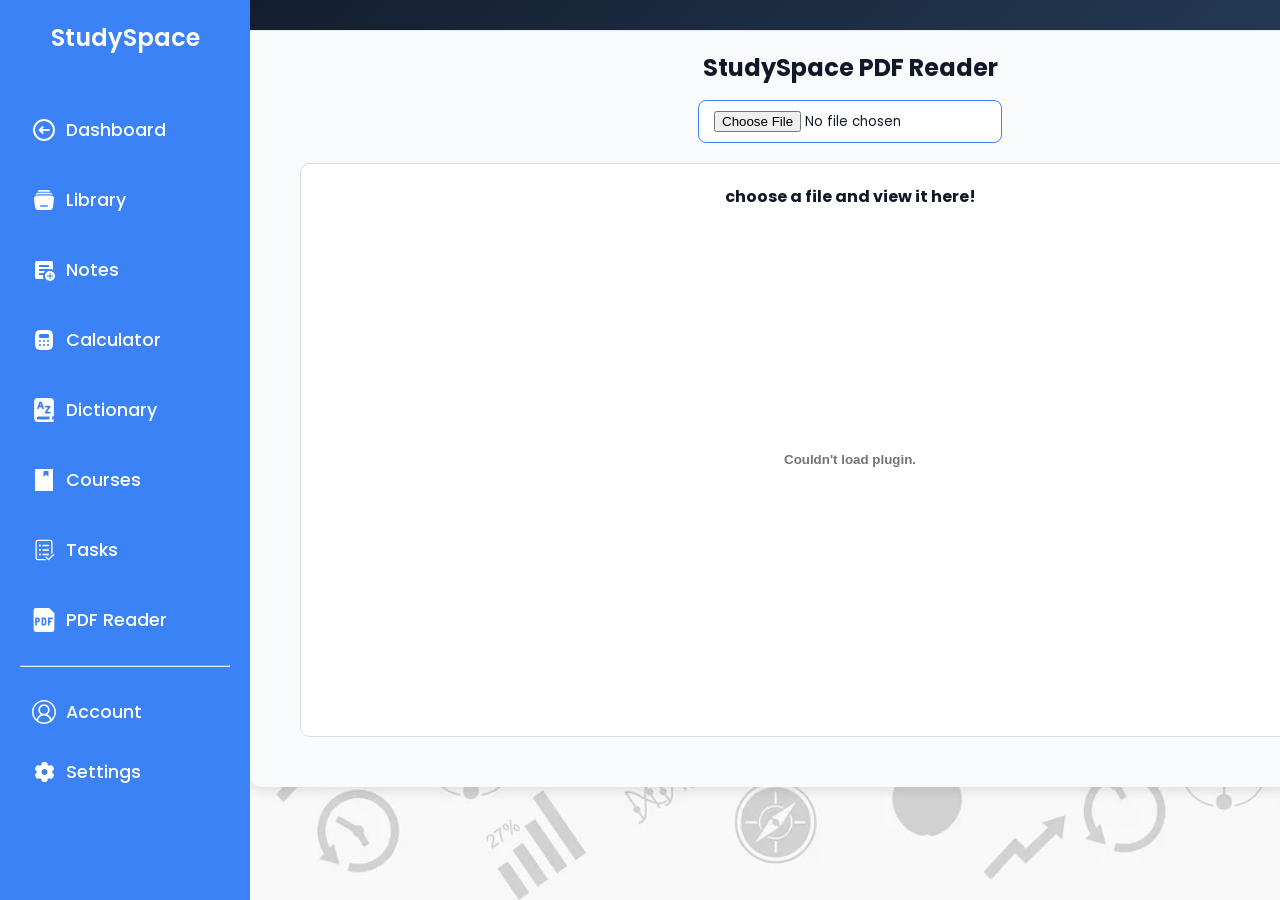
<file: pdf.html>
<!DOCTYPE html>
<html lang="en">
<head>
  <meta charset="UTF-8">
  <meta name="viewport" content="width=device-width, initial-scale=1.0">
  <title>Reading Workspace</title>
  <link rel="stylesheet" href="styles.css">
  <link rel="stylesheet" href="./styles/pdf.css">
  <link rel="preconnect" href="https://fonts.googleapis.com">
  <link rel="preconnect" href="https://fonts.gstatic.com" crossorigin>
  <link href="https://fonts.googleapis.com/css2?family=Poppins:ital,wght@0,100;0,200;0,300;0,400;0,500;0,600;0,700;0,800;0,900;1,100;1,200;1,300;1,400;1,500;1,600;1,700;1,800;1,900&display=swap" rel="stylesheet">
</head>
<body>
  <div class="container">
    
    <!-- Sidebar -->
    <aside class="sidebar">
      <h2 class="logo">StudySpace</h2>
      <ul class="nav-links">
         <li><a href="dashboard.html"><svg xmlns="http://www.w3.org/2000/svg" width="24" height="24" viewBox="0 0 24 24"><g fill="#fff"><path d="m11.948 14.829l-1.414 1.414L6.29 12l4.243-4.243l1.414 1.415L10.12 11h7.537v2H10.12z"/><path fill-rule="evenodd" d="M4.222 19.778c-4.296-4.296-4.296-11.26 0-15.556s11.26-4.296 15.556 0s4.296 11.26 0 15.556s-11.26 4.296-15.556 0m1.414-1.414A9 9 0 1 1 18.364 5.636A9 9 0 0 1 5.636 18.364" clip-rule="evenodd"/></g></svg><span>Dashboard</span></a></li>
        <li><a href="library.html"><svg xmlns="http://www.w3.org/2000/svg" width="24" height="24" viewBox="0 0 24 24"><path fill="#fff" d="M8.51 2h6.98c.232 0 .41 0 .566.015c1.108.109 2.015.775 2.4 1.672H5.544c.385-.897 1.292-1.563 2.4-1.672C8.098 2 8.276 2 8.51 2m-2.2 2.723c-1.39 0-2.53.84-2.91 1.954l-.024.07c.398-.12.813-.2 1.232-.253c1.08-.139 2.446-.139 4.032-.139h6.892c1.586 0 2.951 0 4.032.139c.42.054.834.132 1.232.253l-.023-.07c-.38-1.114-1.52-1.954-2.911-1.954z"/><path fill="#fff" fill-rule="evenodd" d="M8.672 7.542h6.656c3.374 0 5.062 0 6.01.987s.724 2.511.278 5.56l-.422 2.892c-.35 2.391-.525 3.587-1.422 4.303s-2.22.716-4.867.716h-5.81c-2.646 0-3.97 0-4.867-.716s-1.072-1.912-1.422-4.303l-.422-2.891c-.447-3.05-.67-4.574.278-5.561s2.636-.987 6.01-.987M8 18c0-.414.373-.75.833-.75h6.334c.46 0 .833.336.833.75s-.373.75-.833.75H8.833c-.46 0-.833-.336-.833-.75" clip-rule="evenodd"/></svg> <span>Library</span></a></li>
        <li><a href="notes.html"><svg xmlns="http://www.w3.org/2000/svg" width="24" height="24" viewBox="0 0 24 24"><path fill="#fff" d="M17.5 21h1v-2.5H21v-1h-2.5V15h-1v2.5H15v1h2.5zm.5 2q-2.075 0-3.537-1.463T13 18t1.463-3.537T18 13t3.538 1.463T23 18t-1.463 3.538T18 23M7 9h10V7H7zm4.675 12H5q-.825 0-1.412-.587T3 19V5q0-.825.588-1.412T5 3h14q.825 0 1.413.588T21 5v6.7q-.725-.35-1.463-.525T18 11q-.275 0-.513.012t-.487.063V11H7v2h6.125q-.45.425-.812.925T11.675 15H7v2h4.075q-.05.25-.062.488T11 18q0 .825.15 1.538T11.675 21"/></svg> <span>Notes</span></a></li>
        <li><a href="calculator.html"><svg xmlns="http://www.w3.org/2000/svg" width="24" height="24" viewBox="0 0 24 24"><path fill="#fff" fill-rule="evenodd" d="M12 22c-4.243 0-6.364 0-7.682-1.465C3 19.072 3 16.714 3 12s0-7.071 1.318-8.536S7.758 2 12 2s6.364 0 7.682 1.464C21 4.93 21 7.286 21 12s0 7.071-1.318 8.535S16.242 22 12 22m3-16H9c-.465 0-.697 0-.888.051a1.5 1.5 0 0 0-1.06 1.06C7 7.304 7 7.536 7 8s0 .697.051.888a1.5 1.5 0 0 0 1.06 1.06C8.304 10 8.536 10 9 10h6c.465 0 .697 0 .888-.051a1.5 1.5 0 0 0 1.06-1.06C17 8.696 17 8.464 17 8s0-.697-.051-.888a1.5 1.5 0 0 0-1.06-1.06C15.697 6 15.464 6 15 6m-6 7a1 1 0 1 1-2 0a1 1 0 0 1 2 0m3 1a1 1 0 1 0 0-2a1 1 0 0 0 0 2m5-1a1 1 0 1 1-2 0a1 1 0 0 1 2 0m-1 5a1 1 0 1 0 0-2a1 1 0 0 0 0 2m-3-1a1 1 0 1 1-2 0a1 1 0 0 1 2 0m-5 1a1 1 0 1 0 0-2a1 1 0 0 0 0 2" clip-rule="evenodd"/></svg> <span>Calculator</span></a></li>
        <li><a href="dictionary.html" class="active"><svg xmlns="http://www.w3.org/2000/svg" width="24" height="24" viewBox="0 0 14 14"><path fill="#fff" fill-rule="evenodd" d="M1.25 11.625V2.25A2.25 2.25 0 0 1 3.5 0h7a2.25 2.25 0 0 1 2.25 2.25V10a.75.75 0 0 1-.75.75h-.25v1.75H12a.75.75 0 0 1 0 1.5H3.625a2.375 2.375 0 0 1-2.375-2.375m9-.875H3.625a.875.875 0 0 0 0 1.75h6.625zm.56-5.978a.5.5 0 0 0-.443-.27H8.05a.5.5 0 0 0 0 1H9.4L7.499 8.186a.5.5 0 0 0 .408.789h2.604a.5.5 0 1 0 0-1H8.874l1.9-2.684a.5.5 0 0 0 .037-.519M5.815 2.63a.902.902 0 0 0-1.71 0l-.677 2.03l-.007.022l-.383 1.146a.5.5 0 1 0 .95.317l.27-.816H5.66l.272.816a.5.5 0 0 0 .949-.317l-.382-1.146l-.008-.022zM4.59 4.328l.368-1.102l.367 1.102z" clip-rule="evenodd"/></svg><span>Dictionary</span></a></li>
        <li><a href="courses.html"><svg xmlns="http://www.w3.org/2000/svg" width="24" height="24" viewBox="0 0 24 24"><path fill="#fff" d="M3 23h18V1H3zM14.002 6.688L11.504 8.75V3H16.5v5.75z"/></svg><span>Courses</span></a></li>
        <li><a href="task.html"><svg xmlns="http://www.w3.org/2000/svg" width="24" height="24" viewBox="0 0 28 28"><path fill="#fff" d="M4 5.25A3.25 3.25 0 0 1 7.25 2h13.5A3.25 3.25 0 0 1 24 5.25v12.129q-.181.12-.341.28L22.5 18.818V5.25a1.75 1.75 0 0 0-1.75-1.75H7.25A1.75 1.75 0 0 0 5.5 5.25v17.5c0 .966.784 1.75 1.75 1.75h8.068l1.5 1.5H7.25A3.25 3.25 0 0 1 4 22.75zm6.5 3.5a1.25 1.25 0 1 1-2.5 0a1.25 1.25 0 0 1 2.5 0m-1.25 6.5a1.25 1.25 0 1 0 0-2.5a1.25 1.25 0 0 0 0 2.5m0 5.25a1.25 1.25 0 1 0 0-2.5a1.25 1.25 0 0 0 0 2.5M12.75 8a.75.75 0 0 0 0 1.5h6.5a.75.75 0 0 0 0-1.5zM12 14a.75.75 0 0 1 .75-.75h6.5a.75.75 0 0 1 0 1.5h-6.5A.75.75 0 0 1 12 14m.75 4.5a.75.75 0 0 0 0 1.5h6.5a.75.75 0 0 0 0-1.5zm13.03 1.28l-6 6a.75.75 0 0 1-1.06 0l-2.998-2.998a.75.75 0 0 1 1.06-1.06l2.468 2.467l5.47-5.47a.75.75 0 1 1 1.06 1.061"/></svg><span>Tasks</span></a></li>
        <li><a href="pdf.html"><svg xmlns="http://www.w3.org/2000/svg" width="24" height="24" viewBox="0 0 15 15"><path fill="#fff" d="M3.5 8H3V7h.5a.5.5 0 0 1 0 1M7 10V7h.5a.5.5 0 0 1 .5.5v2a.5.5 0 0 1-.5.5z"/><path fill="#fff" fill-rule="evenodd" d="M1 1.5A1.5 1.5 0 0 1 2.5 0h8.207L14 3.293V13.5a1.5 1.5 0 0 1-1.5 1.5h-10A1.5 1.5 0 0 1 1 13.5zM3.5 6H2v5h1V9h.5a1.5 1.5 0 1 0 0-3m4 0H6v5h1.5A1.5 1.5 0 0 0 9 9.5v-2A1.5 1.5 0 0 0 7.5 6m2.5 5V6h3v1h-2v1h1v1h-1v2z" clip-rule="evenodd"/></svg><span>PDF Reader</span></a></li>
        <hr>
        <li class="dropdown">
          <a href="#" class="dropbtn"><svg xmlns="http://www.w3.org/2000/svg" width="24" height="24" viewBox="0 0 16 16"><path fill="#fff" d="M16 7.992C16 3.58 12.416 0 8 0S0 3.58 0 7.992c0 2.43 1.104 4.62 2.832 6.09c.016.016.032.016.032.032c.144.112.288.224.448.336c.08.048.144.111.224.175A8 8 0 0 0 8.016 16a8 8 0 0 0 4.48-1.375c.08-.048.144-.111.224-.16c.144-.111.304-.223.448-.335c.016-.016.032-.016.032-.032c1.696-1.487 2.8-3.676 2.8-6.106m-8 7.001c-1.504 0-2.88-.48-4.016-1.279c.016-.128.048-.255.08-.383a4.2 4.2 0 0 1 .416-.991c.176-.304.384-.576.64-.816c.24-.24.528-.463.816-.639c.304-.176.624-.304.976-.4A4.2 4.2 0 0 1 8 10.342a4.18 4.18 0 0 1 2.928 1.166q.552.552.864 1.295q.168.432.24.911A7.03 7.03 0 0 1 8 14.993m-2.448-7.4a2.5 2.5 0 0 1-.208-1.024c0-.351.064-.703.208-1.023s.336-.607.576-.847s.528-.431.848-.575s.672-.208 1.024-.208c.368 0 .704.064 1.024.208s.608.336.848.575c.24.24.432.528.576.847c.144.32.208.672.208 1.023c0 .368-.064.704-.208 1.023a2.8 2.8 0 0 1-.576.848a2.8 2.8 0 0 1-.848.575a2.72 2.72 0 0 1-2.064 0a2.8 2.8 0 0 1-.848-.575a2.5 2.5 0 0 1-.56-.848zm7.424 5.306c0-.032-.016-.048-.016-.08a5.2 5.2 0 0 0-.688-1.406a4.9 4.9 0 0 0-1.088-1.135a5.2 5.2 0 0 0-1.04-.608a3 3 0 0 0 .464-.383a4.2 4.2 0 0 0 .624-.784a3.6 3.6 0 0 0 .528-1.934a3.7 3.7 0 0 0-.288-1.47a3.8 3.8 0 0 0-.816-1.199a3.9 3.9 0 0 0-1.2-.8a3.7 3.7 0 0 0-1.472-.287a3.7 3.7 0 0 0-1.472.288a3.6 3.6 0 0 0-1.2.815a3.8 3.8 0 0 0-.8 1.199a3.7 3.7 0 0 0-.288 1.47q0 .528.144 1.007c.096.336.224.64.4.927c.16.288.384.544.624.784q.216.216.48.383a5 5 0 0 0-1.04.624c-.416.32-.784.703-1.088 1.119a5 5 0 0 0-.688 1.406c-.016.032-.016.064-.016.08C1.776 11.636.992 9.91.992 7.992C.992 4.14 4.144.991 8 .991s7.008 3.149 7.008 7.001a6.96 6.96 0 0 1-2.032 4.907"/></svg>&nbsp; Account</a>
          <div class="dropdown-content">
            <a href="#">Add account&nbsp;<svg xmlns="http://www.w3.org/2000/svg" width="24" height="24" viewBox="0 0 24 24"><path fill="#2563eb" d="M12 2C6.477 2 2 6.477 2 12s4.477 10 10 10s10-4.477 10-10S17.523 2 12 2m5 11h-4v4h-2v-4H7v-2h4V7h2v4h4z"/></svg></a>
            <a href="index.html">sign out&nbsp;<svg xmlns="http://www.w3.org/2000/svg" width="24" height="24" viewBox="0 0 24 24"><path fill="#2563eb" d="M4 12a1 1 0 0 0 1 1h7.59l-2.3 2.29a1 1 0 0 0 0 1.42a1 1 0 0 0 1.42 0l4-4a1 1 0 0 0 .21-.33a1 1 0 0 0 0-.76a1 1 0 0 0-.21-.33l-4-4a1 1 0 1 0-1.42 1.42l2.3 2.29H5a1 1 0 0 0-1 1M17 2H7a3 3 0 0 0-3 3v3a1 1 0 0 0 2 0V5a1 1 0 0 1 1-1h10a1 1 0 0 1 1 1v14a1 1 0 0 1-1 1H7a1 1 0 0 1-1-1v-3a1 1 0 0 0-2 0v3a3 3 0 0 0 3 3h10a3 3 0 0 0 3-3V5a3 3 0 0 0-3-3"/></svg></a>
          </div>
        </li>
         <li class="dropdown">
          <a href="#" class="dropbtn"><svg xmlns="http://www.w3.org/2000/svg" width="24" height="24" viewBox="0 0 24 24"><path fill="#fff" fill-rule="evenodd" d="M14.279 2.152C13.909 2 13.439 2 12.5 2s-1.408 0-1.779.152a2 2 0 0 0-1.09 1.083c-.094.223-.13.484-.145.863a1.62 1.62 0 0 1-.796 1.353a1.64 1.64 0 0 1-1.579.008c-.338-.178-.583-.276-.825-.308a2.03 2.03 0 0 0-1.49.396c-.318.242-.553.646-1.022 1.453c-.47.807-.704 1.21-.757 1.605c-.07.526.074 1.058.4 1.479c.148.192.357.353.68.555c.477.297.783.803.783 1.361s-.306 1.064-.782 1.36c-.324.203-.533.364-.682.556a2 2 0 0 0-.399 1.479c.053.394.287.798.757 1.605s.704 1.21 1.022 1.453c.424.323.96.465 1.49.396c.242-.032.487-.13.825-.308a1.64 1.64 0 0 1 1.58.008c.486.28.774.795.795 1.353c.015.38.051.64.145.863c.204.49.596.88 1.09 1.083c.37.152.84.152 1.779.152s1.409 0 1.779-.152a2 2 0 0 0 1.09-1.083c.094-.223.13-.483.145-.863c.02-.558.309-1.074.796-1.353a1.64 1.64 0 0 1 1.579-.008c.338.178.583.276.825.308c.53.07 1.066-.073 1.49-.396c.318-.242.553-.646 1.022-1.453c.47-.807.704-1.21.757-1.605a2 2 0 0 0-.4-1.479c-.148-.192-.357-.353-.68-.555c-.477-.297-.783-.803-.783-1.361s.306-1.064.782-1.36c.324-.203.533-.364.682-.556a2 2 0 0 0 .399-1.479c-.053-.394-.287-.798-.757-1.605s-.704-1.21-1.022-1.453a2.03 2.03 0 0 0-1.49-.396c-.242.032-.487.13-.825.308a1.64 1.64 0 0 1-1.58-.008a1.62 1.62 0 0 1-.795-1.353c-.015-.38-.051-.64-.145-.863a2 2 0 0 0-1.09-1.083M12.5 15c1.67 0 3.023-1.343 3.023-3S14.169 9 12.5 9s-3.023 1.343-3.023 3s1.354 3 3.023 3" clip-rule="evenodd"/></svg>&nbsp; Settings</a>
          <div class="dropdown-content">
            <a href="#"><svg xmlns="http://www.w3.org/2000/svg" width="24" height="24" viewBox="0 0 24 24"><path fill="#2563eb" d="M12 17q-2.075 0-3.537-1.463T7 12t1.463-3.537T12 7t3.538 1.463T17 12t-1.463 3.538T12 17m-7-4H1v-2h4zm18 0h-4v-2h4zM11 5V1h2v4zm0 18v-4h2v4zM6.4 7.75L3.875 5.325L5.3 3.85l2.4 2.5zm12.3 12.4l-2.425-2.525L17.6 16.25l2.525 2.425zM16.25 6.4l2.425-2.525L20.15 5.3l-2.5 2.4zM3.85 18.7l2.525-2.425L7.75 17.6l-2.425 2.525z"/></svg>&nbsp;Light mode</a>
            <a href="#"><svg xmlns="http://www.w3.org/2000/svg" width="24" height="24" viewBox="0 0 24 24"><path fill="#2563eb" d="M12 21q-3.75 0-6.375-2.625T3 12t2.625-6.375T12 3q.35 0 .688.025t.662.075q-1.025.725-1.638 1.888T11.1 7.5q0 2.25 1.575 3.825T16.5 12.9q1.375 0 2.525-.613T20.9 10.65q.05.325.075.662T21 12q0 3.75-2.625 6.375T12 21"/></svg>&nbsp;Dark mode</a>
          </div>
        </li>
      </ul>
    </aside>
        <!-- Main Content Area -->
    <main class="main-content">
      <!-- Top Bar -->
      <header class="topbar">
        <button class="hamburger" onclick="toggleSidebar()">☰</button>
       <div class="icon">
          <img src="./images/logo (2).png" alt="">
        </div>
      </header>

    <section class="pdf-reader">
        <h2>StudySpace PDF Reader</h2>

        <input type="file" id="pdfUpload" accept="application/pdf">
        <div class="pdf-viewer">
            <h4 id="message">choose a file and view it here!</h4>
            <embed id="pdfFrame" type="application/pdf" width="100%" height="500px">
        </div>
    </section>

    </main>
<script src="./js/pdf.js"></script>
<script src="./js/app.js"></script>
</body>
</html>
</file>
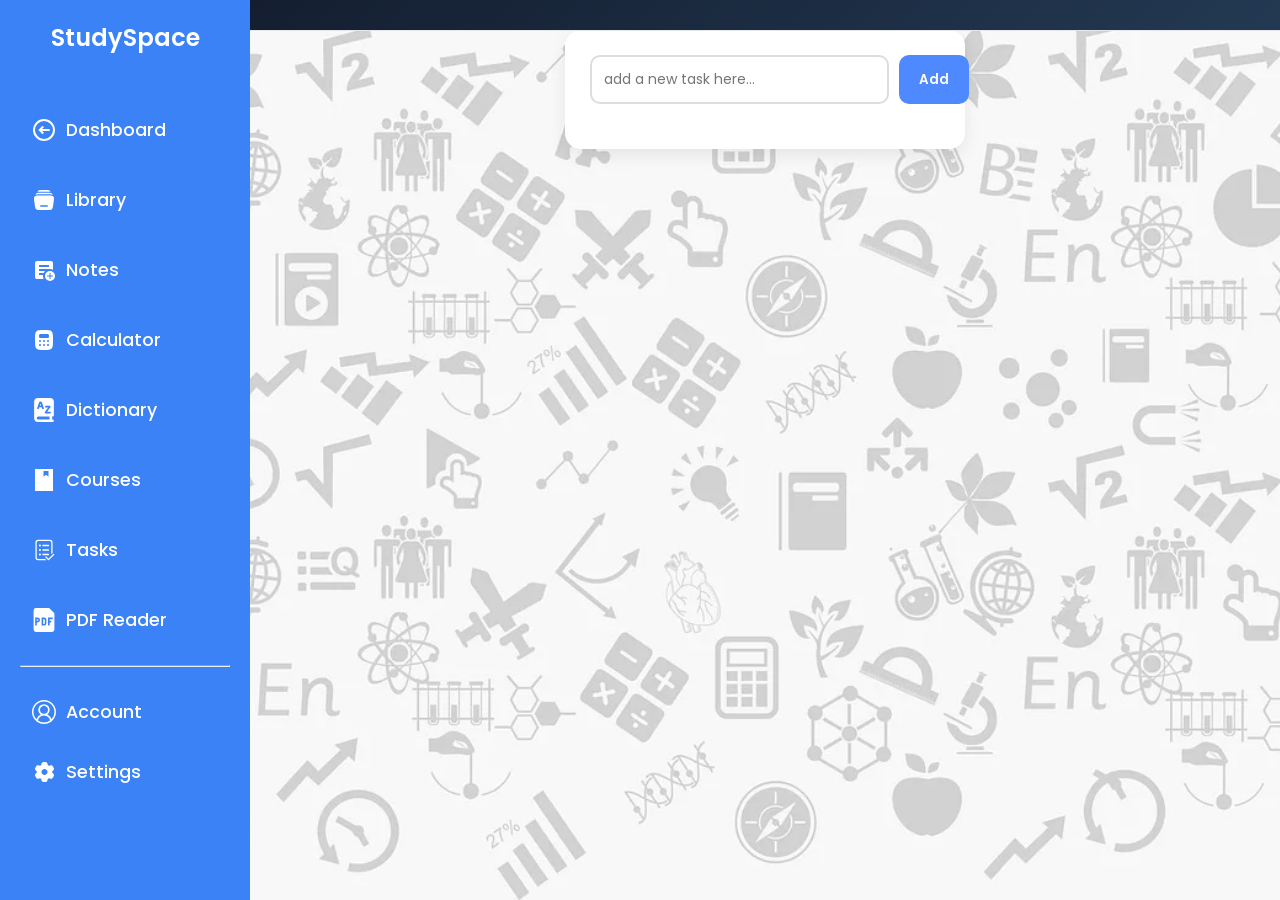
<file: task.html>
<!DOCTYPE html>
<html lang="en">
<head>
  <meta charset="UTF-8">
  <meta name="viewport" content="width=device-width, initial-scale=1.0">
  <title>Reading Workspace</title>
  <link rel="stylesheet" href="styles/task.css">
  <link rel="stylesheet" href="styles.css">
  <link rel="preconnect" href="https://fonts.googleapis.com">
  <link rel="preconnect" href="https://fonts.gstatic.com" crossorigin>
  <link href="https://fonts.googleapis.com/css2?family=Poppins:ital,wght@0,100;0,200;0,300;0,400;0,500;0,600;0,700;0,800;0,900;1,100;1,200;1,300;1,400;1,500;1,600;1,700;1,800;1,900&display=swap" rel="stylesheet">
</head>
<body>
  <div class="container">
    
    <!-- Sidebar -->
    <aside class="sidebar">
      <h2 class="logo">StudySpace</h2>
      <ul class="nav-links">
         <li><a href="dashboard.html"><svg xmlns="http://www.w3.org/2000/svg" width="24" height="24" viewBox="0 0 24 24"><g fill="#fff"><path d="m11.948 14.829l-1.414 1.414L6.29 12l4.243-4.243l1.414 1.415L10.12 11h7.537v2H10.12z"/><path fill-rule="evenodd" d="M4.222 19.778c-4.296-4.296-4.296-11.26 0-15.556s11.26-4.296 15.556 0s4.296 11.26 0 15.556s-11.26 4.296-15.556 0m1.414-1.414A9 9 0 1 1 18.364 5.636A9 9 0 0 1 5.636 18.364" clip-rule="evenodd"/></g></svg><span>Dashboard</span></a></li>
        <li><a href="library.html"><svg xmlns="http://www.w3.org/2000/svg" width="24" height="24" viewBox="0 0 24 24"><path fill="#fff" d="M8.51 2h6.98c.232 0 .41 0 .566.015c1.108.109 2.015.775 2.4 1.672H5.544c.385-.897 1.292-1.563 2.4-1.672C8.098 2 8.276 2 8.51 2m-2.2 2.723c-1.39 0-2.53.84-2.91 1.954l-.024.07c.398-.12.813-.2 1.232-.253c1.08-.139 2.446-.139 4.032-.139h6.892c1.586 0 2.951 0 4.032.139c.42.054.834.132 1.232.253l-.023-.07c-.38-1.114-1.52-1.954-2.911-1.954z"/><path fill="#fff" fill-rule="evenodd" d="M8.672 7.542h6.656c3.374 0 5.062 0 6.01.987s.724 2.511.278 5.56l-.422 2.892c-.35 2.391-.525 3.587-1.422 4.303s-2.22.716-4.867.716h-5.81c-2.646 0-3.97 0-4.867-.716s-1.072-1.912-1.422-4.303l-.422-2.891c-.447-3.05-.67-4.574.278-5.561s2.636-.987 6.01-.987M8 18c0-.414.373-.75.833-.75h6.334c.46 0 .833.336.833.75s-.373.75-.833.75H8.833c-.46 0-.833-.336-.833-.75" clip-rule="evenodd"/></svg> <span>Library</span></a></li>
        <li><a href="notes.html"><svg xmlns="http://www.w3.org/2000/svg" width="24" height="24" viewBox="0 0 24 24"><path fill="#fff" d="M17.5 21h1v-2.5H21v-1h-2.5V15h-1v2.5H15v1h2.5zm.5 2q-2.075 0-3.537-1.463T13 18t1.463-3.537T18 13t3.538 1.463T23 18t-1.463 3.538T18 23M7 9h10V7H7zm4.675 12H5q-.825 0-1.412-.587T3 19V5q0-.825.588-1.412T5 3h14q.825 0 1.413.588T21 5v6.7q-.725-.35-1.463-.525T18 11q-.275 0-.513.012t-.487.063V11H7v2h6.125q-.45.425-.812.925T11.675 15H7v2h4.075q-.05.25-.062.488T11 18q0 .825.15 1.538T11.675 21"/></svg> <span>Notes</span></a></li>
        <li><a href="calculator.html"><svg xmlns="http://www.w3.org/2000/svg" width="24" height="24" viewBox="0 0 24 24"><path fill="#fff" fill-rule="evenodd" d="M12 22c-4.243 0-6.364 0-7.682-1.465C3 19.072 3 16.714 3 12s0-7.071 1.318-8.536S7.758 2 12 2s6.364 0 7.682 1.464C21 4.93 21 7.286 21 12s0 7.071-1.318 8.535S16.242 22 12 22m3-16H9c-.465 0-.697 0-.888.051a1.5 1.5 0 0 0-1.06 1.06C7 7.304 7 7.536 7 8s0 .697.051.888a1.5 1.5 0 0 0 1.06 1.06C8.304 10 8.536 10 9 10h6c.465 0 .697 0 .888-.051a1.5 1.5 0 0 0 1.06-1.06C17 8.696 17 8.464 17 8s0-.697-.051-.888a1.5 1.5 0 0 0-1.06-1.06C15.697 6 15.464 6 15 6m-6 7a1 1 0 1 1-2 0a1 1 0 0 1 2 0m3 1a1 1 0 1 0 0-2a1 1 0 0 0 0 2m5-1a1 1 0 1 1-2 0a1 1 0 0 1 2 0m-1 5a1 1 0 1 0 0-2a1 1 0 0 0 0 2m-3-1a1 1 0 1 1-2 0a1 1 0 0 1 2 0m-5 1a1 1 0 1 0 0-2a1 1 0 0 0 0 2" clip-rule="evenodd"/></svg> <span>Calculator</span></a></li>
        <li><a href="dictionary.html"><svg xmlns="http://www.w3.org/2000/svg" width="24" height="24" viewBox="0 0 14 14"><path fill="#fff" fill-rule="evenodd" d="M1.25 11.625V2.25A2.25 2.25 0 0 1 3.5 0h7a2.25 2.25 0 0 1 2.25 2.25V10a.75.75 0 0 1-.75.75h-.25v1.75H12a.75.75 0 0 1 0 1.5H3.625a2.375 2.375 0 0 1-2.375-2.375m9-.875H3.625a.875.875 0 0 0 0 1.75h6.625zm.56-5.978a.5.5 0 0 0-.443-.27H8.05a.5.5 0 0 0 0 1H9.4L7.499 8.186a.5.5 0 0 0 .408.789h2.604a.5.5 0 1 0 0-1H8.874l1.9-2.684a.5.5 0 0 0 .037-.519M5.815 2.63a.902.902 0 0 0-1.71 0l-.677 2.03l-.007.022l-.383 1.146a.5.5 0 1 0 .95.317l.27-.816H5.66l.272.816a.5.5 0 0 0 .949-.317l-.382-1.146l-.008-.022zM4.59 4.328l.368-1.102l.367 1.102z" clip-rule="evenodd"/></svg><span>Dictionary</span></a></li>
        <li><a href="courses.html"><svg xmlns="http://www.w3.org/2000/svg" width="24" height="24" viewBox="0 0 24 24"><path fill="#fff" d="M3 23h18V1H3zM14.002 6.688L11.504 8.75V3H16.5v5.75z"/></svg><span>Courses</span></a></li>
        <li><a href="task.html"><svg xmlns="http://www.w3.org/2000/svg" width="24" height="24" viewBox="0 0 28 28"><path fill="#fff" d="M4 5.25A3.25 3.25 0 0 1 7.25 2h13.5A3.25 3.25 0 0 1 24 5.25v12.129q-.181.12-.341.28L22.5 18.818V5.25a1.75 1.75 0 0 0-1.75-1.75H7.25A1.75 1.75 0 0 0 5.5 5.25v17.5c0 .966.784 1.75 1.75 1.75h8.068l1.5 1.5H7.25A3.25 3.25 0 0 1 4 22.75zm6.5 3.5a1.25 1.25 0 1 1-2.5 0a1.25 1.25 0 0 1 2.5 0m-1.25 6.5a1.25 1.25 0 1 0 0-2.5a1.25 1.25 0 0 0 0 2.5m0 5.25a1.25 1.25 0 1 0 0-2.5a1.25 1.25 0 0 0 0 2.5M12.75 8a.75.75 0 0 0 0 1.5h6.5a.75.75 0 0 0 0-1.5zM12 14a.75.75 0 0 1 .75-.75h6.5a.75.75 0 0 1 0 1.5h-6.5A.75.75 0 0 1 12 14m.75 4.5a.75.75 0 0 0 0 1.5h6.5a.75.75 0 0 0 0-1.5zm13.03 1.28l-6 6a.75.75 0 0 1-1.06 0l-2.998-2.998a.75.75 0 0 1 1.06-1.06l2.468 2.467l5.47-5.47a.75.75 0 1 1 1.06 1.061"/></svg><span>Tasks</span></a></li>
        <li><a href="pdf.html"><svg xmlns="http://www.w3.org/2000/svg" width="24" height="24" viewBox="0 0 15 15"><path fill="#fff" d="M3.5 8H3V7h.5a.5.5 0 0 1 0 1M7 10V7h.5a.5.5 0 0 1 .5.5v2a.5.5 0 0 1-.5.5z"/><path fill="#fff" fill-rule="evenodd" d="M1 1.5A1.5 1.5 0 0 1 2.5 0h8.207L14 3.293V13.5a1.5 1.5 0 0 1-1.5 1.5h-10A1.5 1.5 0 0 1 1 13.5zM3.5 6H2v5h1V9h.5a1.5 1.5 0 1 0 0-3m4 0H6v5h1.5A1.5 1.5 0 0 0 9 9.5v-2A1.5 1.5 0 0 0 7.5 6m2.5 5V6h3v1h-2v1h1v1h-1v2z" clip-rule="evenodd"/></svg><span>PDF Reader</span></a></li>
        <hr>
        <li class="dropdown">
          <a href="#" class="dropbtn"><svg xmlns="http://www.w3.org/2000/svg" width="24" height="24" viewBox="0 0 16 16"><path fill="#fff" d="M16 7.992C16 3.58 12.416 0 8 0S0 3.58 0 7.992c0 2.43 1.104 4.62 2.832 6.09c.016.016.032.016.032.032c.144.112.288.224.448.336c.08.048.144.111.224.175A8 8 0 0 0 8.016 16a8 8 0 0 0 4.48-1.375c.08-.048.144-.111.224-.16c.144-.111.304-.223.448-.335c.016-.016.032-.016.032-.032c1.696-1.487 2.8-3.676 2.8-6.106m-8 7.001c-1.504 0-2.88-.48-4.016-1.279c.016-.128.048-.255.08-.383a4.2 4.2 0 0 1 .416-.991c.176-.304.384-.576.64-.816c.24-.24.528-.463.816-.639c.304-.176.624-.304.976-.4A4.2 4.2 0 0 1 8 10.342a4.18 4.18 0 0 1 2.928 1.166q.552.552.864 1.295q.168.432.24.911A7.03 7.03 0 0 1 8 14.993m-2.448-7.4a2.5 2.5 0 0 1-.208-1.024c0-.351.064-.703.208-1.023s.336-.607.576-.847s.528-.431.848-.575s.672-.208 1.024-.208c.368 0 .704.064 1.024.208s.608.336.848.575c.24.24.432.528.576.847c.144.32.208.672.208 1.023c0 .368-.064.704-.208 1.023a2.8 2.8 0 0 1-.576.848a2.8 2.8 0 0 1-.848.575a2.72 2.72 0 0 1-2.064 0a2.8 2.8 0 0 1-.848-.575a2.5 2.5 0 0 1-.56-.848zm7.424 5.306c0-.032-.016-.048-.016-.08a5.2 5.2 0 0 0-.688-1.406a4.9 4.9 0 0 0-1.088-1.135a5.2 5.2 0 0 0-1.04-.608a3 3 0 0 0 .464-.383a4.2 4.2 0 0 0 .624-.784a3.6 3.6 0 0 0 .528-1.934a3.7 3.7 0 0 0-.288-1.47a3.8 3.8 0 0 0-.816-1.199a3.9 3.9 0 0 0-1.2-.8a3.7 3.7 0 0 0-1.472-.287a3.7 3.7 0 0 0-1.472.288a3.6 3.6 0 0 0-1.2.815a3.8 3.8 0 0 0-.8 1.199a3.7 3.7 0 0 0-.288 1.47q0 .528.144 1.007c.096.336.224.64.4.927c.16.288.384.544.624.784q.216.216.48.383a5 5 0 0 0-1.04.624c-.416.32-.784.703-1.088 1.119a5 5 0 0 0-.688 1.406c-.016.032-.016.064-.016.08C1.776 11.636.992 9.91.992 7.992C.992 4.14 4.144.991 8 .991s7.008 3.149 7.008 7.001a6.96 6.96 0 0 1-2.032 4.907"/></svg>&nbsp; Account</a>
          <div class="dropdown-content">
            <a href="#">Add account&nbsp;<svg xmlns="http://www.w3.org/2000/svg" width="24" height="24" viewBox="0 0 24 24"><path fill="#2563eb" d="M12 2C6.477 2 2 6.477 2 12s4.477 10 10 10s10-4.477 10-10S17.523 2 12 2m5 11h-4v4h-2v-4H7v-2h4V7h2v4h4z"/></svg></a>
            <a href="index.html">sign out&nbsp;<svg xmlns="http://www.w3.org/2000/svg" width="24" height="24" viewBox="0 0 24 24"><path fill="#2563eb" d="M4 12a1 1 0 0 0 1 1h7.59l-2.3 2.29a1 1 0 0 0 0 1.42a1 1 0 0 0 1.42 0l4-4a1 1 0 0 0 .21-.33a1 1 0 0 0 0-.76a1 1 0 0 0-.21-.33l-4-4a1 1 0 1 0-1.42 1.42l2.3 2.29H5a1 1 0 0 0-1 1M17 2H7a3 3 0 0 0-3 3v3a1 1 0 0 0 2 0V5a1 1 0 0 1 1-1h10a1 1 0 0 1 1 1v14a1 1 0 0 1-1 1H7a1 1 0 0 1-1-1v-3a1 1 0 0 0-2 0v3a3 3 0 0 0 3 3h10a3 3 0 0 0 3-3V5a3 3 0 0 0-3-3"/></svg></a>
          </div>
        </li>
         <li class="dropdown">
          <a href="#" class="dropbtn"><svg xmlns="http://www.w3.org/2000/svg" width="24" height="24" viewBox="0 0 24 24"><path fill="#fff" fill-rule="evenodd" d="M14.279 2.152C13.909 2 13.439 2 12.5 2s-1.408 0-1.779.152a2 2 0 0 0-1.09 1.083c-.094.223-.13.484-.145.863a1.62 1.62 0 0 1-.796 1.353a1.64 1.64 0 0 1-1.579.008c-.338-.178-.583-.276-.825-.308a2.03 2.03 0 0 0-1.49.396c-.318.242-.553.646-1.022 1.453c-.47.807-.704 1.21-.757 1.605c-.07.526.074 1.058.4 1.479c.148.192.357.353.68.555c.477.297.783.803.783 1.361s-.306 1.064-.782 1.36c-.324.203-.533.364-.682.556a2 2 0 0 0-.399 1.479c.053.394.287.798.757 1.605s.704 1.21 1.022 1.453c.424.323.96.465 1.49.396c.242-.032.487-.13.825-.308a1.64 1.64 0 0 1 1.58.008c.486.28.774.795.795 1.353c.015.38.051.64.145.863c.204.49.596.88 1.09 1.083c.37.152.84.152 1.779.152s1.409 0 1.779-.152a2 2 0 0 0 1.09-1.083c.094-.223.13-.483.145-.863c.02-.558.309-1.074.796-1.353a1.64 1.64 0 0 1 1.579-.008c.338.178.583.276.825.308c.53.07 1.066-.073 1.49-.396c.318-.242.553-.646 1.022-1.453c.47-.807.704-1.21.757-1.605a2 2 0 0 0-.4-1.479c-.148-.192-.357-.353-.68-.555c-.477-.297-.783-.803-.783-1.361s.306-1.064.782-1.36c.324-.203.533-.364.682-.556a2 2 0 0 0 .399-1.479c-.053-.394-.287-.798-.757-1.605s-.704-1.21-1.022-1.453a2.03 2.03 0 0 0-1.49-.396c-.242.032-.487.13-.825.308a1.64 1.64 0 0 1-1.58-.008a1.62 1.62 0 0 1-.795-1.353c-.015-.38-.051-.64-.145-.863a2 2 0 0 0-1.09-1.083M12.5 15c1.67 0 3.023-1.343 3.023-3S14.169 9 12.5 9s-3.023 1.343-3.023 3s1.354 3 3.023 3" clip-rule="evenodd"/></svg>&nbsp; Settings</a>
          <div class="dropdown-content">
            <a href="#"><svg xmlns="http://www.w3.org/2000/svg" width="24" height="24" viewBox="0 0 24 24"><path fill="#2563eb" d="M12 17q-2.075 0-3.537-1.463T7 12t1.463-3.537T12 7t3.538 1.463T17 12t-1.463 3.538T12 17m-7-4H1v-2h4zm18 0h-4v-2h4zM11 5V1h2v4zm0 18v-4h2v4zM6.4 7.75L3.875 5.325L5.3 3.85l2.4 2.5zm12.3 12.4l-2.425-2.525L17.6 16.25l2.525 2.425zM16.25 6.4l2.425-2.525L20.15 5.3l-2.5 2.4zM3.85 18.7l2.525-2.425L7.75 17.6l-2.425 2.525z"/></svg>&nbsp;Light mode</a>
            <a href="#"><svg xmlns="http://www.w3.org/2000/svg" width="24" height="24" viewBox="0 0 24 24"><path fill="#2563eb" d="M12 21q-3.75 0-6.375-2.625T3 12t2.625-6.375T12 3q.35 0 .688.025t.662.075q-1.025.725-1.638 1.888T11.1 7.5q0 2.25 1.575 3.825T16.5 12.9q1.375 0 2.525-.613T20.9 10.65q.05.325.075.662T21 12q0 3.75-2.625 6.375T12 21"/></svg>&nbsp;Dark mode</a>
          </div>
        </li>
      </ul>
    </aside>

 <!-- Main Content Area -->
    <main class="main-content">
      
      <!-- Top Bar -->
      <header class="topbar">
        <button class="hamburger" onclick="toggleSidebar()">☰</button>
        <div class="icon">
          <img src="./images/logo (2).png" alt="">
        </div>
      </header>
      <div class="task-container">
        <form action="">
        <input type="text" placeholder="add a new task here...">
        <button>Add</button>
      </form>

      <div id="task-display">

      </div>
      </div>
     
     

    </main>
<script src="./js/task.js"></script>
  <script src="./js/app.js"></script>
</body>
</html>
</file>
<file: styles/style.css>
/* ===== Global Styles ===== */
* {
margin: 0;
padding: 0;
box-sizing: border-box;
}




body {
font-family: 'Poppins', sans-serif;
background: #f9fafb;
color: #111827;
line-height: 1.6;
}

a {
text-decoration: none;
color: inherit;
}
.get-started-btn{
    color:#2563eb !important;
 

}
/* ===== Navbar ===== */
header {
position: sticky;
top: 0;
background: #ffffff;
box-shadow: 0 2px 8px rgba(0,0,0,0.05);
z-index: 1000;
}

.navbar {
max-width: 1200px;
margin: 0 auto;
display: flex;
justify-content: space-between;
align-items: center;
padding: 1rem 2rem;
}

.logo {
font-size: 1.5rem;
font-weight: bold;
color: #3b82f6;
}

.nav-links {
display: flex;
gap: 2rem;
}

.nav-links a {
font-weight: 500;
color: #374151;
transition: color 0.3s ease;
}

.nav-links a:hover {
color: #3b82f6;
}

.btn-primary {
padding: 0.6rem 1.2rem;
background: #3b82f6;
color: #fff;
font-family: "poppins", sans-serif;
border: none;
border-radius: 8px;
font-weight: 500;
cursor: pointer;
transition: background 0.3s ease;
}

.btn-primary:hover {
background: #2563eb;
}

/* ===== Mobile Menu ===== */
.hamburger {
display: none;
flex-direction: column;
gap: 5px;
cursor: pointer;
}

.hamburger span {
width: 25px;
height: 3px;
background: #111827;
border-radius: 3px;
transition: 0.3s;
}

@media (max-width: 768px) {
.nav-links {
position: absolute;
top: 70px;
right: 0;
opacity: 0;
background: #ffffff;
flex-direction: column;
align-items: flex-start;
width: 200px;
padding: 1rem;
box-shadow: 0 5px 20px rgba(0,0,0,0.1);

transition: transform 0.3s ease-in-out;
}

.nav-links.show {
opacity: 1;
}

.hamburger {
display: flex;
}
}

/* ===== Hero Section ===== */
.hero {
width:80%;
margin: 0 auto;
display: flex;
align-items: center;
justify-content: space-between;
padding: 4rem 2rem;
gap: 5rem;
}

.hero-text {
flex: 1;
}

.hero-heading {
font-size: 2rem;
font-weight: 700;
color: #111827;
line-height: 1.2;
margin-bottom: 20px;
opacity: 0;
transform: translateY(-20px);
animation: fadeInUp 1s ease forwards;
}

.hero-heading span {
color: #3b82f6; 
position: relative;
}




@keyframes fadeInUp {
to {
opacity: 1;
transform: translateY(0);
}
}

.hero-text p {
font-size: 1.1rem;
color: #4b5563;
margin-bottom: 1.5rem;
}

.hero-text .btn-primary {
font-size: 1rem;
}

.hero-image {
flex: 1;
display: flex;
justify-content: center;
}

.hero-image img {
max-width: 100%;
height: auto;
border-radius: 12px;
box-shadow: 0 10px 20px rgba(0,0,0,0.1);
}

@media (max-width: 768px) {
.hero {
flex-direction: column-reverse;
text-align: center;
}
.hero-image {
margin-bottom: 2rem;
width: 350px;
}
.section-header h2 {
font-size: 2rem;
font-weight: 700;
color: #111827;
}
}

.features-bento {

    padding: 80px 10%;
    background: #f9fafb;
}

.section-header {
text-align: center;
margin-bottom: 50px;
}

.section-header h2 {
font-size: 2.5rem;
font-weight: 700;
color: #111827;
}

.section-header p {
font-size: 1.1rem;
color: #4b5563;
margin-top: 10px;
}

/* Bento Grid */
.bento-grid {
display: grid;
grid-template-columns: repeat(4, 1fr);
grid-template-rows: masonry; /* visually balanced layout */
gap: 20px;
}

/* Bento Cards */
.bento-card {
 position: relative;
overflow: hidden;
background: #1E293B;
border-radius: 50px;
padding: 25px;
box-shadow: 0 4px 12px rgba(0, 0, 0, 0.05);
transition: transform 0.3s ease, box-shadow 0.3s ease;
display: flex;
flex-direction: column;
justify-content: center;
text-align: center;
}

.bento-card:hover {
transform: translateY(-5px);
box-shadow: 0 8px 25px rgba(59, 130, 246, 0.2);
}

/* Card Sizes */
.bento-card.large {
grid-column: span 1;
grid-row: span 1;
}

.bento-card.medium {
grid-column: span 1;
grid-row: span 1;
}

.bento-card.small {
grid-column: span 1;
}

#large{
  grid-column:span 1;
  grid-row: span 2;
}
.icon {
font-size: 2.5rem;
margin-bottom: 15px;
display: inline-block;
color: #3b82f6;
}


.bento-card h3 {
font-size: 1.4rem;
font-weight: 600;
margin-bottom: 10px;
color: #ffffff;
}

.bento-card p {
font-size: 1rem;
color:#E5E7EB;
line-height: 1.5;
}

/* Responsive Layout */
@media (max-width: 1024px) {
.bento-grid {
    grid-template-columns: repeat(2, 1fr);
}

.bento-card.large {
    grid-column: span 2;
    grid-row: span 1;
}

.bento-card.medium {
    grid-column: span 2;
}
}

@media (max-width: 640px) {
.bento-grid {
    grid-template-columns: 1fr;
}

.bento-card {
    grid-column: span 1 !important;
    grid-row: span 1 !important;

}
.section-header h2 {
font-size: 2.1rem;

}

}

/* About Section */
.about {
  padding: 100px 20px;
  background: #F9FAFB;
  color: #1E293B;
}

.about-container {
  width:80%;
  margin: 0 auto;
  display: grid;
  grid-template-columns: 1fr 1fr;
  align-items: center;
  gap: 50px;
}

/* Text Styling */
.about-text h2 {
  font-size: 2.5rem;
  font-weight: 700;
  line-height: 1.2;
  margin-bottom: 20px;
  color: #1E293B;
}

.about-text p {
  font-size: 1.15rem;
  line-height: 1.7;
  color: #374151;
  margin-bottom: 30px;
}

.cta-btn {
  display: inline-block;
  padding: 14px 28px;
  background:#3b82f6;
  color: white;
  border-radius: 8px;
  text-decoration: none;
  font-weight: 500;
  transition: background 0.3s ease, transform 0.3s ease;
}

.cta-btn:hover {
  background:#2563eb;
  transform: translateY(-2px);
}

/* Image Styling */
.about-image img {
  width: 100%;
  max-width: 500px;
  display: block;
  margin: 0 auto;
  border-radius: 12px;
  box-shadow: 0 10px 30px rgba(0, 0, 0, 0.1);
  transition: transform 0.3s ease;
}

.about-image img:hover {
  transform: scale(1.03);
}

/* Responsive Design */
@media (max-width: 900px) {
  .about-container {
    grid-template-columns: 1fr;
    text-align: center;
  }

  .about-image img {
    margin-bottom: 30px;
  }
  .about-text h2 {
  font-size: 2rem;
}
.about-text p {
 max-width: 100%;
  font-size: 1rem;
}
}
footer{
background: #111827;
color: white;

}

footer h3{
  padding: 20px;
  text-align: center;
}
</file>
<file: styles.css>
/* Reset */
* {
  margin: 0;
  padding: 0;
  box-sizing: border-box;
}

body {
  font-family: "poppins", sans-serif;
  background: #f9fafb;
  color: #111827;
  transition: background 0.3s, color 0.3s;
}

/* Dark mode */
body.dark-mode {
  background: #181818;
  color: #e5e7eb;
}

header.dark-mode {
  background: #181818;
  color: #e5e7eb;
}

/* Toggle Button */
.theme-toggle {
  padding: 8px 15px;
  background: #3b82f6;
  color: white;
  border: none;
  border-radius: 8px;
  cursor: pointer;
  transition: background 0.3s;
  font-size: 14px;
  white-space: nowrap;
}

.theme-toggle:hover {
  background: #2563eb;
}

body.dark-mode .theme-toggle {
  background: #f1f1f1;
  color: #181818;
}

.container {
  display: flex;
  height: 100vh;
  overflow: hidden;
}

/* Sidebar */
.sidebar {
  width: 250px;
  height: 100vh;
  background: #3b82f6;
  color: #fff !important;
  display: flex;
  flex-direction: column;
  padding: 20px;
  transition: transform 0.3s ease;
}

.logo {
  text-align: center;
  font-size: 1.5rem;
  margin-bottom: 30px;
  font-weight: 600;
  color: white !important;
}

.nav-links {
  list-style: none;
}

.nav-links li {
  margin: 20px 0;
}

.nav-links li a {
  display: flex;
  align-items: center;
  text-decoration: none;
  font-size: 1.1rem;
  font-weight: 500;
  color: #fff;
  padding: 12px;
  border-radius: 8px;
  transition: background 0.3s ease;
  min-height: 44px;
}

.nav-links li a:hover {
  background: #2563eb;
}

.nav-links li a span {
  margin-left: 10px;
}

/* Main Content */
.main-content {
  flex: 1;
  display: flex;
  flex-direction: column;
  background: url(./images/learning.webp);
  background-size: cover;
  background-position: center;
  overflow-y: auto;
  min-height: 100vh;
}
/* Topbar */
.topbar {
  display: flex;
  justify-content: space-between;
  align-items: center;
  padding: 15px 20px;
  background: linear-gradient(135deg, #141e30, #243b55);
  border-bottom: 1px solid #e5e7eb;
  flex-wrap: wrap;
  gap: 15px;
  position: fixed;
  top: 0;
  width: 87%;
}

.search {
  /* display: flex;
  align-items: center;
  justify-content: center; */
  /* gap: 2px;
  flex: 1; */
  width: 300px;
  position: relative;
}

.search button {
  position: absolute;
  top: 0;
  right: -5px;
  display: flex;
  align-items: center;
  justify-content: center;
  border: none;
  background: transparent;
  cursor: pointer;
  color: #fff;
  font-size: 25px;
  padding: 8px;
  min-height: 40px;
  min-width: 40px;
}

.search-bar {
  padding: 12px 15px;
  outline: none;
  border: none;
  font-family: "poppins", sans-serif;
  border-radius: 20px;
  width: 100%;
  max-width: 400px;
  background: #dfdfdf;
  font-size: 14px;
}

.hamburger {
  display: none;
  font-size: 28px;
  background: none;
  border: none;
  cursor: pointer;
  padding: 8px;
  color: #fff;
  transition: color 0.3s;
  min-height: 44px;
  min-width: 44px;
}

.profile {
  display: flex;
  align-items: center;
  justify-content: center;
  gap: 15px;
  color: #fff;
}

.img {
  width: 45px;
  height: 45px;
  border-radius: 50%;
  background-color: #dfdfdf;
  overflow: hidden;
  flex-shrink: 0;
}

.img img {
  width: 100%;
  height: 100%;
  object-fit: cover;
}

/* Overlay for mobile sidebar */
.sidebar-overlay {
  display: none;
  position: fixed;
  top: 0;
  left: 0;
  width: 100%;
  height: 100%;
  background: rgba(0, 0, 0, 0.5);
  z-index: 999;
}

.sidebar-overlay.active {
  display: block;
}
hr {
  margin-bottom: 20px;
}
.dropdown {
  margin-top: 0 !important;
  margin-bottom: 10px !important;
}

li a,
.dropbtn {
  display: inline-block;
  color: #3b82f6;
  text-decoration: none;
}

li a:hover,
.dropdown:hover .dropbtn {
  background-color: none !important;
}

li.dropdown {
  display: inline-block;
}

.dropdown-content {
  background: #fff;
  display: none;
  position: absolute;
  color: #2563eb;
  min-width: 160px;
  box-shadow: 0px 8px 16px 0px rgba(0, 0, 0, 0.2);
  border-radius: 10px;
}

.dropdown-content a {
  color: #2563eb !important;
  padding: 5px 10px;
  text-decoration: none;
  display: block;
  text-align: center;
}

.dropdown-content a:hover {
  background: none !important;
}

.dropdown:hover .dropdown-content {
  display: block;
}
/* Tablet styles (768px - 1024px) */
@media (max-width: 1024px) {
  .sidebar {
    width: 220px;
  }

  .nav-links li a {
    font-size: 1rem;
    padding: 10px;
  }

  .search-bar {
    max-width: 300px;
  }
}

/* Mobile styles (max-width: 768px) */
@media (max-width: 992px) {
  .sidebar {
    position: fixed;
    left: -250px;
    top: 0;
    height: 100%;
    z-index: 1000;
    box-shadow: 2px 0 10px rgba(0, 0, 0, 0.1);
  }

  .sidebar.active {
    left: 0;
  }
  .topbar {
    position: fixed;
    top: 0;
    width: 100%;
  }
  .main-content {
    margin-left: 0;
    width: 100%;
  }

  .hamburger {
    display: block;
  }

  .topbar {
    padding: 12px 15px;
  }
  .icon img {
    width: 50px !important;
    border-radius: 20px;
  }
  .search {
    order: 3;
    width: 100%;
    margin-top: 10px;
  }

  .search-bar {
    max-width: 100%;
    font-size: 16px;
    padding: 10px; /* Prevents zoom on iOS */
  }

  .logo {
    font-size: 1.3rem;
    margin-bottom: 20px;
  }

  .nav-links li {
    margin: 15px 0;
  }
}

/* Small mobile styles (max-width: 480px) */
@media (max-width: 480px) {
  .topbar {
    padding: 10px;
    gap: 10px;
  }

  .theme-toggle {
    padding: 8px 12px;
    font-size: 12px;
  }

  .img {
    width: 40px;
    height: 40px;
  }

  .profile {
    gap: 10px;
  }

  .search button {
    font-size: 18px;
  }

  .nav-links li a {
    font-size: 0.95rem;
    padding: 10px;
  }

  .logo {
    font-size: 1.2rem;
  }
}

/* Landscape mobile orientation */
@media (max-width: 896px) and (orientation: landscape) {
  .container {
    height: auto;
    min-height: 100vh;
  }

  .sidebar {
    height: 100vh;
    overflow-y: auto;
  }
}

/* Accessibility improvements */
@media (prefers-reduced-motion: reduce) {
  * {
    transition: none !important;
    animation: none !important;
  }
}
.quotes {
  background: url(./images/stacked-steps-haikei.svg);
  color: #fff;
  text-align: center;
  border-radius: 12px;
  padding: 20px;
  box-shadow: 0 4px 8px rgba(0, 0, 0, 0.1);
  transition: transform 0.2s ease;
}
</file>
<file: styles/calculator.css>
.icon img{
  width:40px;

}


/* Calculator container */
#calculator {
  width: 400px;
  height: 500px;
  margin: 100px auto;
  padding: 30px;
  background: #1e1e1e;
  border-radius: 20px;
  box-shadow: 0 8px 15px rgba(0, 0, 0, 0.4);
  font-family: 'poppins', sans-serif;
  text-align: center;
  position: relative;
}

/* App Name */
#calculator::before {
  content: "StudySpace Calculator";
  display: block;
  font-size: 18px;
  color: #fff;
  margin-bottom: 15px;
  font-weight: bold;
  text-align: center;
  letter-spacing: 1px;
}

/* Display screen */
#display {
  width: 100%;
  height: 50px;
  background: #2d2d2d;
  color: #0f0;
  font-size: 24px;
  text-align: right;
  border: none;
  border-radius: 10px;
  padding: 10px;
  margin-bottom: 15px;
  box-shadow: inset 0 0 5px #000;
  outline: none;
}

/* Keypad grid */
#keys {
  display: grid;
  grid-template-columns: repeat(4, 1fr);
  gap: 10px;
}

/* Buttons */
#keys button {
  background: #333;
  color: #fff;
  font-size: 18px;
  font-weight: bold;
  padding: 15px;
  border: none;
  border-radius: 10px;
  cursor: pointer;
  transition: 0.2s ease-in-out;
  box-shadow: 0 4px 5px rgba(0, 0, 0, 0.3);
}

#keys button:hover {
  background: #444;
  transform: translateY(-2px);
}

#keys button:active {
  background: #555;
  transform: translateY(0);
  box-shadow: none;
}

/* Special styling for "equals" button */
#keys button:nth-child(15) {
  background: #007bff;
  color: #fff;
}

#keys button:nth-child(15):hover {
  background: #0056b3;
}

/* Special styling for "C" (Clear) button */
#keys button:last-child {
  background: #dc3545;
  color: #fff;
}

#keys button:last-child:hover {
  background: #a71d2a;
}
/* dark mode */
.dark-mode {
  background: #1e1e1e;
  color: #fff;
}

.dark-mode #display {
  background: #2d2d2d;
  color: #0f0; /* classic green screen look */
  box-shadow: inset 0 0 5px #000;
}

.dark-mode #keys button {
  background: #333;
  color: #fff;
}

.dark-mode #keys button:hover {
  background: #444;
}

@media (max-width:992px) {
  #calculator {
  width: 300px;

}
.icon img{
  width:40px;

}
}

@media (min-width:992px) {
  .icon img{
  
display: none;
}
}
</file>
<file: styles/course.css>
.icon img{
  width:40px;
}
.course-section {
  max-width: 1200px;
  margin: 30px auto;
  padding: 20px;
  font-family: "poppins", sans-serif;
}
.heading{
    display: flex;
    justify-content: space-between;
}
#total{
    color: #007bff;
}
.course-section h2 {
  text-align: center;
  margin-bottom: 20px;
}

.course-form {
  width: 1200px;
  display: flex;
  flex-direction:row;
  gap: 20px;
  background: #d3d1d1;
  padding:50px;
  border-radius: 8px;
}

.course-form input {
  padding: 15px;
  font-size: 14px;
  font-family: "poppins", sans-serif;
  border: none;
  background: #fff;
  border-radius: 10px;
  outline: 1px solid #007bff;
}
/* .course-form input:hover{
    border: 1px solid #007bff;
} */

.course-form button {
  padding: 10px;
  border-radius: 10px;
  background: #007bff;
  font-size: 14px;
  font-family: "poppins", sans-serif;
  color: white;
  border: none;
  cursor: pointer;
  transition: 0.3s;
}

.delete-course{
    border: none;
    background: #f33d3d;
    width: 35px;
    height: 35px;
    border-radius: 20px;
}
svg{
    width: 20px;
}
.course-container {
    margin-top: 30px;
  display: grid;
  grid-template-columns: auto auto auto;
  gap: 10px;
}
.course-card{
    width: 400px;
  display: flex;
  justify-content: space-between;
  background: #fff;
  border: 1px solid #ddd;
  border-radius: 8px;
  padding: 15px 30px;
  position: relative;
  box-shadow: 0 2px 6px rgba(0, 0, 0, 0.1);
}
.course-card h3{
    color: #007bff;
    margin-bottom: 10px;
}
.course-card p{
    font-size: 14px;
    font-style: italic;
}
.course-card h4{
    font-size: 16px;
}
#units{
    margin-bottom: 10px;
}
body.blurred::before {
  content: "";
  position: fixed;
  top: 0;
  left: 0;
  width: 100%;
  height: 100%;
  backdrop-filter: blur(8px);
  background: rgba(0, 0, 0, 0.4);
  z-index: 900;
}

/* Message Popup Styling */
.message {
  display:none;
  position: fixed;
  top: 50%;
  left: 50%;
  transform: translate(-50%, -50%) scale(1);
  background: white;
  color:#0056b3;
  padding: 30px 50px;
  border-radius: 16px;
  font-size: 1.2rem;
  text-align: center;
  box-shadow: 0 8px 25px rgba(0, 0, 0, 0.2);
  z-index: 1000;
  opacity: 0;
  animation: popupFade 0.4s ease-out forwards;
  font-family: "Poppins", sans-serif;
}

/* Cancel Button Styling */
.cancelbtn {
  background: none;
  position: absolute;
  top: 10px;
  right: 18px;
  border: none;
  color: white;
  font-weight: bold;
  font-size: 1rem;
  cursor: pointer;
  border-radius: 50%;
  width: 24px;
  height: 24px;
  display: flex;
  align-items: center;
  justify-content: center;
  text-align: center;
  transition: background 0.3s ease;
}

.cancelbtn:hover {
  transform: rotate(45deg);
}

/* Popup fade-in */
@keyframes popupFade {
  0% {
    transform: translate(-50%, -50%) scale(0.9);
    opacity: 0;
  }
  100% {
    transform: translate(-50%, -50%) scale(1);
    opacity: 1;
  }
}

/* Fade-out animation when closing */
.fade-out {
  animation: fadeOut 0.4s ease forwards;
}

@keyframes fadeOut {
  from {
    opacity: 1;
    transform: translate(-50%, -50%) scale(1);
  }
  to {
    opacity: 0;
    transform: translate(-50%, -50%) scale(0.9);
  }
}









@media (max-width:992px) {
  .course-form {
  width: 300px;
  display: flex;
  flex-direction:column;
  padding: 20px;
  background: transparent;
  backdrop-filter:blur(10px);
}
.course-form input {
  padding: 10px;

}
.course-section {
  margin: 10px auto;
  padding: 20px;

}
.course-section h2 {
margin-bottom: 5px;
}
.course-card{
    width: 300px;
}
.course-container {
 margin-top: 30px;
  display: grid;
  grid-template-columns: auto;
  gap: 10px;
}
.delete-course{
    width: 30px;
    height: 30px;
}
.delete-course svg{
    width: 16px;
}
.course-card h3{
    color: #007bff;
    font-size: 16px;
}
.course-card p{
    font-size: 12px;
    font-style: italic;
}
.course-card h4{
    font-size: 12px;
}
.heading{
    display: flex;
   flex-direction: column;
   font-size: 12px;
}
.message {
  background: #0056b3;
  color: white;
width: 200px;
font-size: 1rem;
padding: 10px 35px;
}
}
</file>
<file: styles/dashboard.css>
.main-content{
   background: linear-gradient(135deg, #e0e7ff, #f9fafb) !important;
}
.dashboard {
  display: grid;
  grid-template-columns: repeat(12, 1fr);
  gap: 20px;
  padding: 30px;
  margin-top: 100px;
}

.card {
  display: flex;
  justify-content: space-between;
}
.quotes {
  position: relative;
  grid-column: span 6;
  background: linear-gradient(135deg, #243b55, #141e30);
  color: #fff;
  padding: 30px;
  border-radius: 20px;
  box-shadow: 0 6px 20px rgba(0, 0, 0, 0.15);
  display: flex;
  flex-direction: column;
  justify-content: center;
}
.quotes svg {
  position: absolute;
  top: -20px;
  left: 20px;
}
.quotes h2 {
  display: flex;
  align-items: center;
  gap: 10px;
  font-size: 1.5rem;
  margin-bottom: 15px;
}

.quotes p {
  font-size: 1.1rem;
  font-style: italic;
  color: #e0e7ff;
}

/* Tasks */
.tasks {
  grid-column: span 3;
  background: linear-gradient(135deg, #00c6fb, #005bea);
  color: white;
  border-radius: 20px;
  padding: 30px;
  text-align: center;
  box-shadow: 0 6px 20px rgba(0, 0, 0, 0.15);
}

.tasks h2 {
  font-size: 2.5rem;
  margin-bottom: 10px;
}

/* Assignments */
.assignments {
  grid-column: span 3;
  background: linear-gradient(135deg, #ff9966, #ff5e62);
  color: white;
  border-radius: 20px;
  padding: 30px;
  text-align: center;
  box-shadow: 0 6px 20px rgba(0, 0, 0, 0.15);
}

.assignments h2 {
  font-size: 2.5rem;
  margin-bottom: 10px;
}
#slash{
  width: 1px;
  height: 90%;
  background: white;
}

/* Calendar */
.calendar {
  height: 300px;
  grid-column: span 6;
  background: #fff;
  border-radius: 20px;
  padding: 25px;
  box-shadow: 0 6px 20px rgba(0, 0, 0, 0.1);
}
.days {
  display: grid;
  grid-template-columns: auto auto auto auto auto;
  gap: 2;
  text-align: center;
}
.today {
  background: red;
  color: white;
}
.day {
  border: 1px solid #e0e7ff;
}
.calendar .month {
  display: flex;
  justify-content: space-between;
  align-items: center;
  background: #3b82f6;
  color: #fff;
  padding: 10px 20px;
  border-radius: 10px;
  margin-bottom: 15px;
}

.calendar button {
  background: transparent;
  border: none;
  cursor: pointer;
}

/* Progress Section */
.course-progress {
  grid-column: span 6;
  background: #fff;
  border-radius: 20px;
  padding: 25px;
  box-shadow: 0 6px 20px rgba(0, 0, 0, 0.1);
}

.course-progress h2 {
  margin-bottom: 20px;
  color: #243b55;
}

.course-progress .details {
  display: flex;
  justify-content: space-between;
  font-weight: 600;
  color: #333;
}

.progress-bar {
  background: #e5e7eb;
  border-radius: 10px;
  height: 12px;
  overflow: hidden;
}

.progress-bar div {
  width: 95%;
  background: linear-gradient(90deg, #3b82f6, #00b4d8);
  height: 100%;
  border-radius: 10px;
  transition: width 0.5s ease;
}

#progress-bar2 div {
  background: linear-gradient(90deg, #f97316, #ef4444);
  width: 50%;
}
#progress-bar3 div {
  background: linear-gradient(90deg, #10b981, #059669);
  width: 75%;
}

/* === Responsive Mobile View === */

@media (max-width: 992px) {
  .dashboard {
    display: flex;
    flex-direction: column-reverse;
    gap: 20px;
    margin-top: 150px;
  }
  .card {
    border-radius: 20px;
  }
  .calendar {
    width: 345px !important;
    height: 350px;
    padding: 5px;
 display: none; 
  }
  .calendar .month {
  font-size:1rem;
  padding: 10px 10px;
  width:100%;
  margin: 0 auto;

}
  .days {
    margin-top: 10px;
    gap: 2px;
    grid-template-columns: repeat(6, 1fr);
  }
  .day {
    padding: 5px;
  }
  #quoteText {
    font-size: 1.3rem;
    font-family: "Edu NSW ACT Cursive", cursive;
  }
  #count {
    font-size: 3rem;
  }
  .quotes svg {
    width: 16px;
    position: absolute;
    top: -20px;
    left: 20px;
  }
}
</file>
<file: styles/dictionary.css>
.icon img{
  width: 40px;
  }

/* Dictionary Section */
.dictionary-section {
  padding: 20px;
}

.dictionary-search {
  display: flex;
  gap: 10px;
  margin: 20px 0;
}

.dictionary-search input {
  flex: 1;
  padding: 10px;
  border: 1px solid #d1d5db;
  border-radius: 8px;
  font-size: 1rem;
  font-family: "poppins", sans-serif;
}

.dictionary-search button {
  padding: 10px 20px;
  background: #3b82f6;
  color: white;
  border: none;
  font-family: "poppins", sans-serif;
  border-radius: 8px;
  cursor: pointer;
  transition: background 0.3s;
}

.dictionary-search button:hover {
  background: #2563eb;
}
.dictionary-result {
  background: #eff6ff; /* light blue tint */
  padding: 20px;
  border: 1px solid #bfdbfe;
  border-radius: 12px;
  margin-top: 20px;
  box-shadow: 0 2px 8px rgba(0, 0, 0, 0.05);
  transition: all 0.3s ease;
}

.dictionary-result:hover {
  box-shadow: 0 4px 12px rgba(0, 0, 0, 0.1);
}

.dictionary-result h3 {
  font-size: 1.5rem;
  color: #2563eb; /* strong blue for the word */
  margin-bottom: 10px;
}

.dictionary-result p {
  margin: 8px 0;
  line-height: 1.5;
}

.dictionary-result audio {
  margin-top: 10px;
  display: block;
}

@media (max-width:992px) {
  .dictionary-search {
  display: flex;
  flex-direction: column;
 
}
.dictionary-result audio {
  width: 100px;
  color: #3b82f6;
}
.icon img{
width: 40px;
  }
}

@media (min-width:992px) {
  .icon img{
  
display: none;
}
}
</file>
<file: styles/notes.css>
.icon img{
  width:40px;
}
.notes-section {
  max-width: 1200px;
  margin: 30px auto;
  padding: 20px;
  font-family: "poppins", sans-serif;
}

.notes-section h2 {
  text-align: center;
  margin-bottom: 20px;
}

.note-form {
    width: 600px;
  display: flex;
  flex-direction: column;
  gap: 10px;
  background: #d3d1d1;
  padding:30px;
  border-radius: 8px;
  margin-bottom: 40px;
}

.note-form input,
.note-form textarea {
  padding: 20px;
  font-size: 14px;
  font-family: "poppins", sans-serif;
  border: none;
  background: #fff;
  border-radius: 25px;
  margin-bottom: 30px;
 outline: 1px solid #2563eb;
}

.note-form textarea {
  min-height: 100px;
  resize: vertical;
}

.note-form button {
  padding: 20px;
  border-radius: 20px;
  background: #007bff;
  font-size: 14px;
  font-family: "poppins", sans-serif;
  color: white;
  border: none;
  cursor: pointer;
  transition: 0.3s;
}

.note-form button:hover {
  background: #0056b3;
}

.notes-container {
  display: grid;
  grid-template-columns: repeat(auto-fill, minmax(250px, 1fr));
  gap: 15px;
}

.note-card {
  background: #fff;
  border: 1px solid #ddd;
  border-radius: 8px;
  padding: 15px;
  position: relative;
  box-shadow: 0 2px 6px rgba(0, 0, 0, 0.1);
}

.note-card h3 {
  margin: 0 0 10px 0;
  font-size: 16px;
  color: #333;
}

.note-card p {
  font-size: 14px;
  color: #555;
  white-space: pre-wrap; 
}

.delete-note {
  position: absolute;
  top: 10px;
  right: 10px;
  background: red;
  color: white;
  border: none;
  border-radius: 4px;
  padding: 4px 6px;
  cursor: pointer;
  font-size: 12px;
}

.nav-links li a.active {
  background: #2563eb;
  font-weight: bold;
}
body.blurred::before {
  content: "";
  position: fixed;
  top: 0;
  left: 0;
  width: 100%;
  height: 100%;
  backdrop-filter: blur(8px);
  background: rgba(0, 0, 0, 0.4);
  z-index: 900;
}

/* Message Popup Styling */
.message {
  display:none;
  position: fixed;
  top: 50%;
  left: 50%;
  transform: translate(-50%, -50%) scale(1);
  background: white;
  color:#0056b3;
  padding: 30px 50px;
  border-radius: 16px;
  font-size: 1.2rem;
  text-align: center;
  box-shadow: 0 8px 25px rgba(0, 0, 0, 0.2);
  z-index: 1000;
  opacity: 0;
  animation: popupFade 0.4s ease-out forwards;
  font-family: "Poppins", sans-serif;
}

/* Cancel Button Styling */
.cancelbtn {
  background: none;
  position: absolute;
  top: 10px;
  right: 18px;
  border: none;
  color: white;
  font-weight: bold;
  font-size: 1rem;
  cursor: pointer;
  border-radius: 50%;
  width: 24px;
  height: 24px;
  display: flex;
  align-items: center;
  justify-content: center;
  text-align: center;
  transition: background 0.3s ease;
}

.cancelbtn:hover {
  transform: rotate(45deg);
}

/* Popup fade-in */
@keyframes popupFade {
  0% {
    transform: translate(-50%, -50%) scale(0.9);
    opacity: 0;
  }
  100% {
    transform: translate(-50%, -50%) scale(1);
    opacity: 1;
  }
}

/* Fade-out animation when closing */
.fade-out {
  animation: fadeOut 0.4s ease forwards;
}

@keyframes fadeOut {
  from {
    opacity: 1;
    transform: translate(-50%, -50%) scale(1);
  }
  to {
    opacity: 0;
    transform: translate(-50%, -50%) scale(0.9);
  }
}


@media (max-width:992px) {
.note-form {
  width: 300px;
  background: transparent;
  backdrop-filter: blur(8px);
  
}
.note-form input,
.note-form textarea {
  padding: 10px;
  margin-bottom: 10px;
}
.note-form button {
  padding: 10px;
  border-radius: 20px;
}
.icon img{
  width:40px;

}
.message{
  padding: 10px 30px;
  font-size: 1rem;
  background: #0056b3;
  color: white;
}
.message p{
  padding: 0 6px;
}
}

@media (min-width:992px) {
  .icon img{
  
display: none;
}
}
</file>
<file: styles/pdf.css>
.icon img{
  width:40px;

}
.pdf-reader {
  padding: 50px;
  border-radius: 12px;
  box-shadow: 0 4px 12px rgba(0, 0, 0, 0.1);
  text-align: center;
  width: 1200px;
  margin: 0 auto;
  background: #f9fafb;
}

.pdf-viewer h2 {
  color: #3b82f6;
  font-size: 1.8rem;
}

.pdf-viewer {
  margin-top: 20px;
  border-radius: 10px;
  overflow: hidden;
  border: 1px solid #ddd;
  background: #fff;
  padding: 20px;
}

input[type="file"] {
  margin-top: 15px;
  padding: 10px 15px;
  border: 1px solid #3b82f6;
  border-radius: 8px;
  cursor: pointer;
  font-family: "Poppins", sans-serif;
  background-color: #fff;
  transition: all 0.3s ease;
}

input[type="file"]:hover {
  background-color: #eaf2ff;
}

/* === Responsive Styling === */
@media (max-width: 768px) {
  .pdf-reader {
    padding: 25px 20px;
    border-radius: 10px;
    box-shadow: none;
    width: 300px;
  }

  .pdf-viewer h2 {
    font-size: 1.4rem;
  }

  .pdf-viewer {
    padding: 15px;
    border-radius: 8px;
  }

  input[type="file"] {
    width: 100%;
    font-size: 0.9rem;
    padding: 10px;
  }

  .icon img{
  width:40px;
}
}

@media (max-width: 480px) {
  .pdf-reader {
    padding: 20px 15px;
  }

  .pdf-viewer h2 {
    font-size: 1.2rem;
  }

  input[type="file"] {
    font-size: 0.85rem;
    padding: 8px;
  }
}
@media (min-width:992px) {
  .icon img{
  
display: none;
}
}
</file>
<file: styles/task.css>
.icon img{
width: 40px;
  }

.task-container {
  background: #fff;
  padding: 25px;
  border-radius: 16px;
  box-shadow: 0 6px 18px rgba(0, 0, 0, 0.08);
  width: 400px;
  max-width: 1200px;
  margin: 30px auto;
}

.task-container form {
  display: flex;
  gap: 10px;
  margin-bottom: 20px;
  font-family: "poppins", sans-serif;
}

.task-container input {
  flex: 1;
  padding: 12px;
  border: 2px solid #ddd;
  border-radius: 10px;
  font-size: 14px;
  transition: border-color 0.3s ease;
  font-family: "poppins", sans-serif;
}

.task-container input:focus {
  outline: none;
  border-color: #4e89ff;
}

.task-container button {
  padding: 12px 20px;
  font-family: "poppins", sans-serif;
  background: #4e89ff;
  border: none;
  border-radius: 10px;
  color: white;
  font-weight: 600;
  cursor: pointer;
  transition: background 0.3s ease;
}

.task-container button:hover {
  background: #3a6edc;
}

#task-display {
  display: flex;
  flex-direction: column;
  gap: 12px;
}

.task {
  background: #f9fafc;
  padding: 12px 16px;
  border-radius: 12px;
  display: flex;
  justify-content: space-evenly;
  gap: 10px;
  align-items: center;
  border-left: 4px solid #4e89ff;
  transition: transform 0.2s ease;
}

.task:hover {
  transform: translateX(5px);
}

.task span {
  font-size: 15px;
  font-weight: 500;
}

.delete-btn {
  background:none !important;
  border: none;
  color:#fff;
  cursor: pointer;
  transition: color 0.2s ease;
}

.delete-btn:hover {
  color: #d43c3c;
}
.task.completed span {
  text-decoration: line-through;
  color: #888;
}

.complete-btn {
  background:none !important;
  border: none;
  color:#fff ;
  font-size: 16px;
  cursor: pointer;
  margin-right: 10px;
  transition: color 0.2s ease;
}



@media (max-width:992px) {
  .task-container form {
  display: flex;
  flex-direction: column;
 
}
.task-container {
  width: 300px;
  max-width: 1200px;
  margin: 30px auto;
}

  .icon img{
  
width: 40px;
  }
}

@media (min-width:992px) {
  .icon img{
  
display: none;
}
}
</file>
